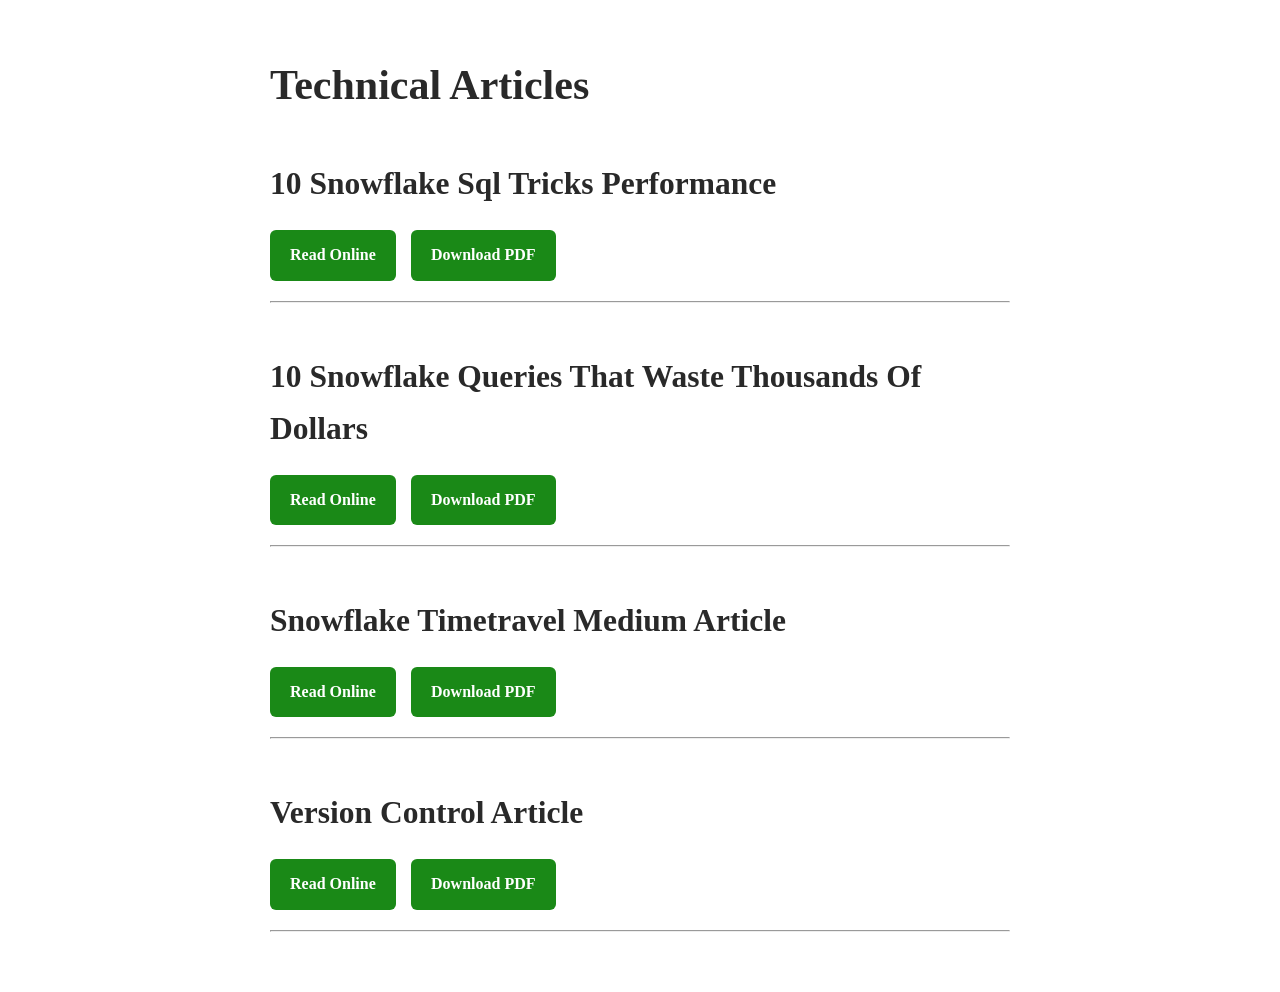
<file: docs/index.html>
<!DOCTYPE html>
<html>
<head>
<title>Technical Articles</title>
<link rel="stylesheet" href="assets/medium.css">
</head>
<body>

<main>
<h1>Technical Articles</h1>

    <article>
      <h2>10 Snowflake Sql Tricks Performance</h2>

      <div class="button-container">
          <a class="btn" href="articles/10_Snowflake_SQL_Tricks_Performance.html">
            Read Online
          </a>
        
          <a class="btn" href="../pdfs/10_Snowflake_SQL_Tricks_Performance.pdf">
            Download PDF
          </a>
      </div>

      <hr>
    </article>
    
    <article>
      <h2>10 Snowflake Queries That Waste Thousands Of Dollars</h2>

      <div class="button-container">
          <a class="btn" href="articles/10_snowflake_queries_that_waste_thousands_of_dollars.html">
            Read Online
          </a>
        
          <a class="btn" href="../pdfs/10_snowflake_queries_that_waste_thousands_of_dollars.pdf">
            Download PDF
          </a>
      </div>

      <hr>
    </article>
    
    <article>
      <h2>Snowflake Timetravel Medium Article</h2>

      <div class="button-container">
          <a class="btn" href="articles/snowflake_timetravel_medium_article.html">
            Read Online
          </a>
        
          <a class="btn" href="../pdfs/snowflake_timetravel_medium_article.pdf">
            Download PDF
          </a>
      </div>

      <hr>
    </article>
    
    <article>
      <h2>Version Control Article</h2>

      <div class="button-container">
          <a class="btn" href="articles/version_control_article.html">
            Read Online
          </a>
        
          <a class="btn" href="../pdfs/version_control_article.pdf">
            Download PDF
          </a>
      </div>

      <hr>
    </article>
    
</main>
</body>
</html>
</file>
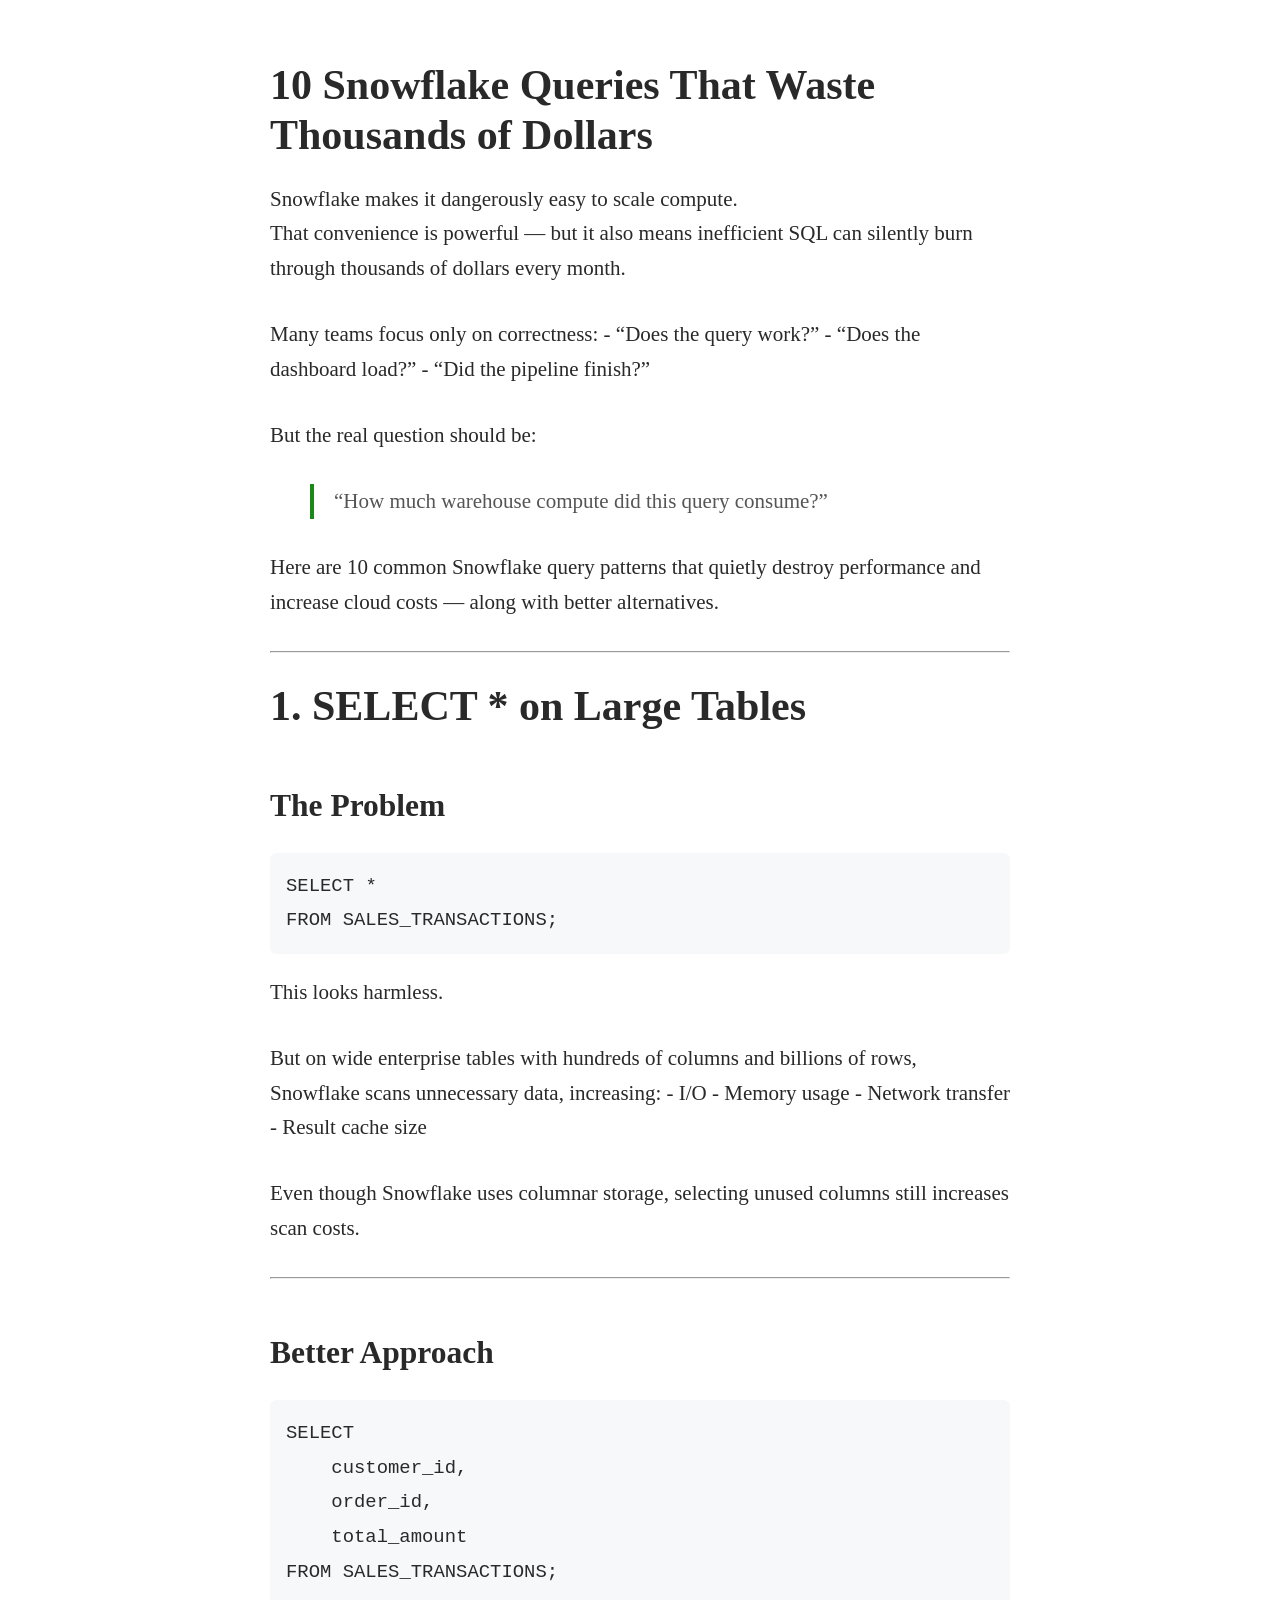
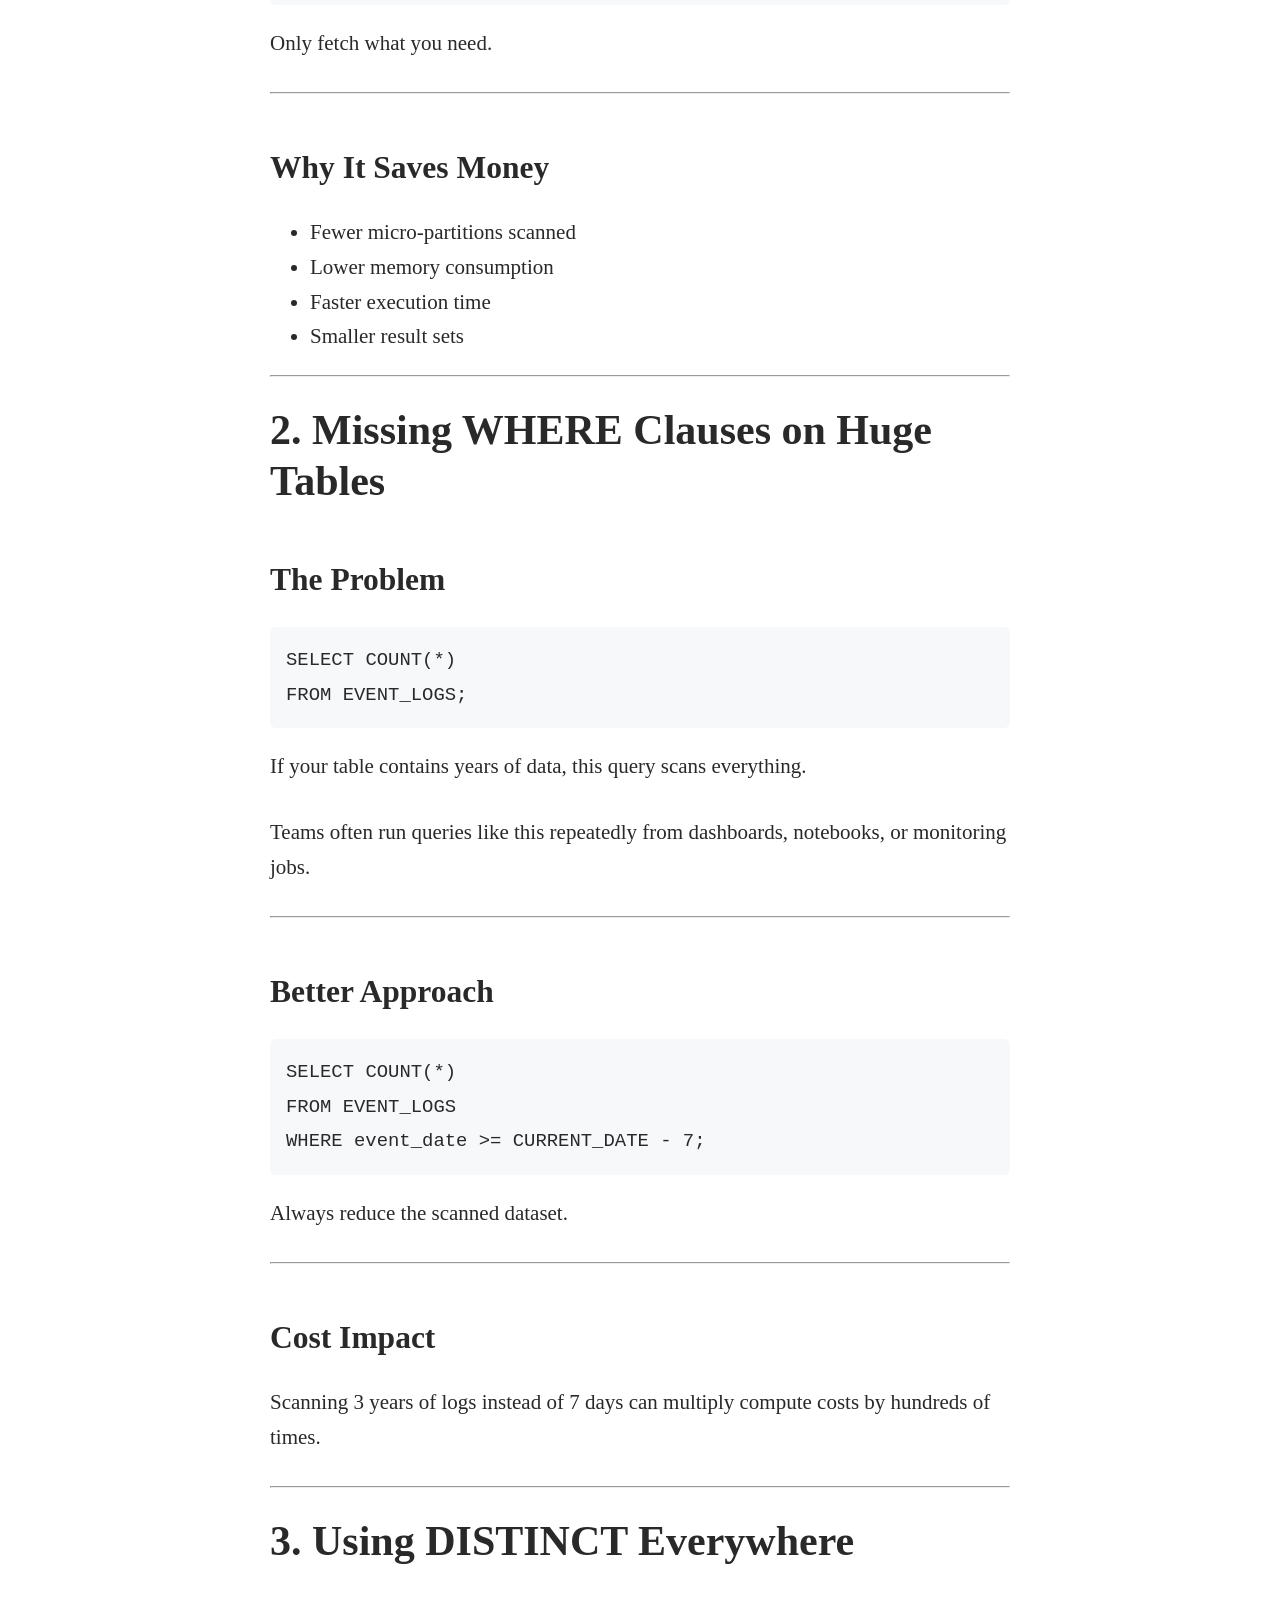
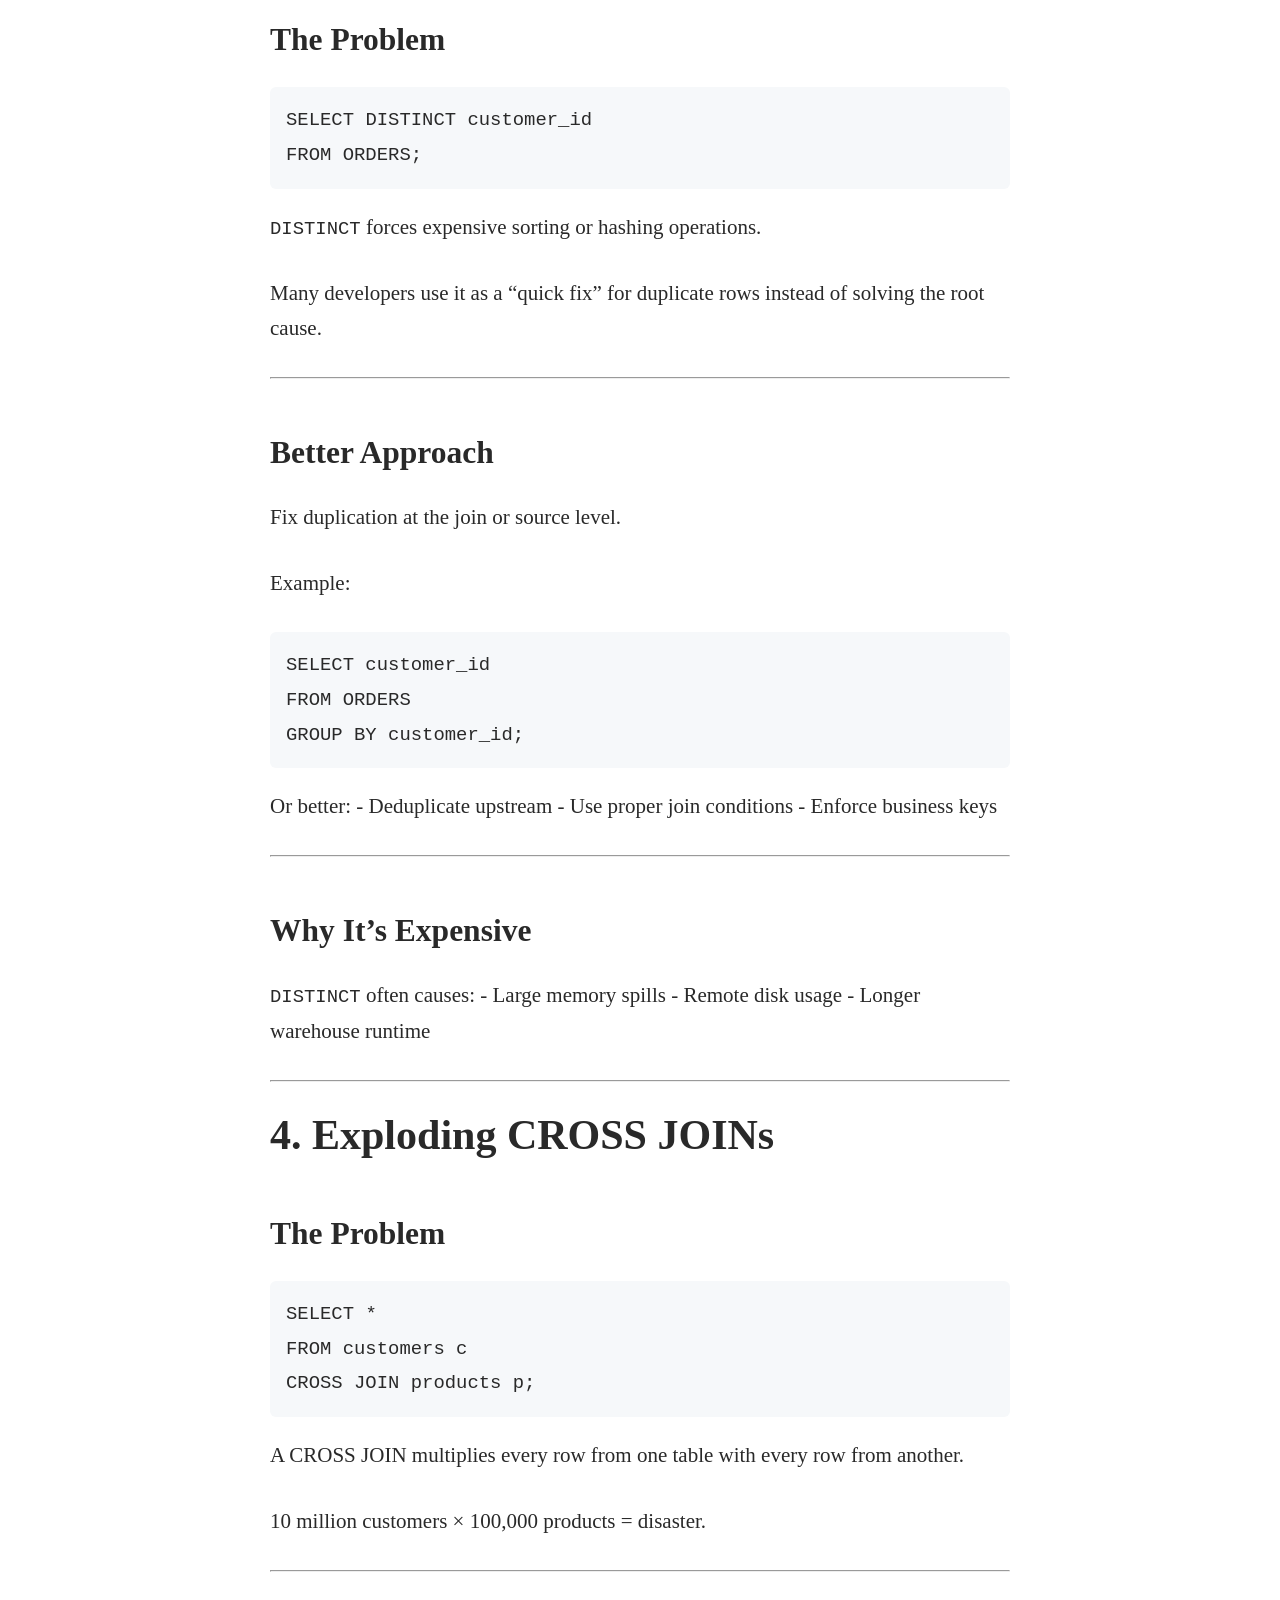
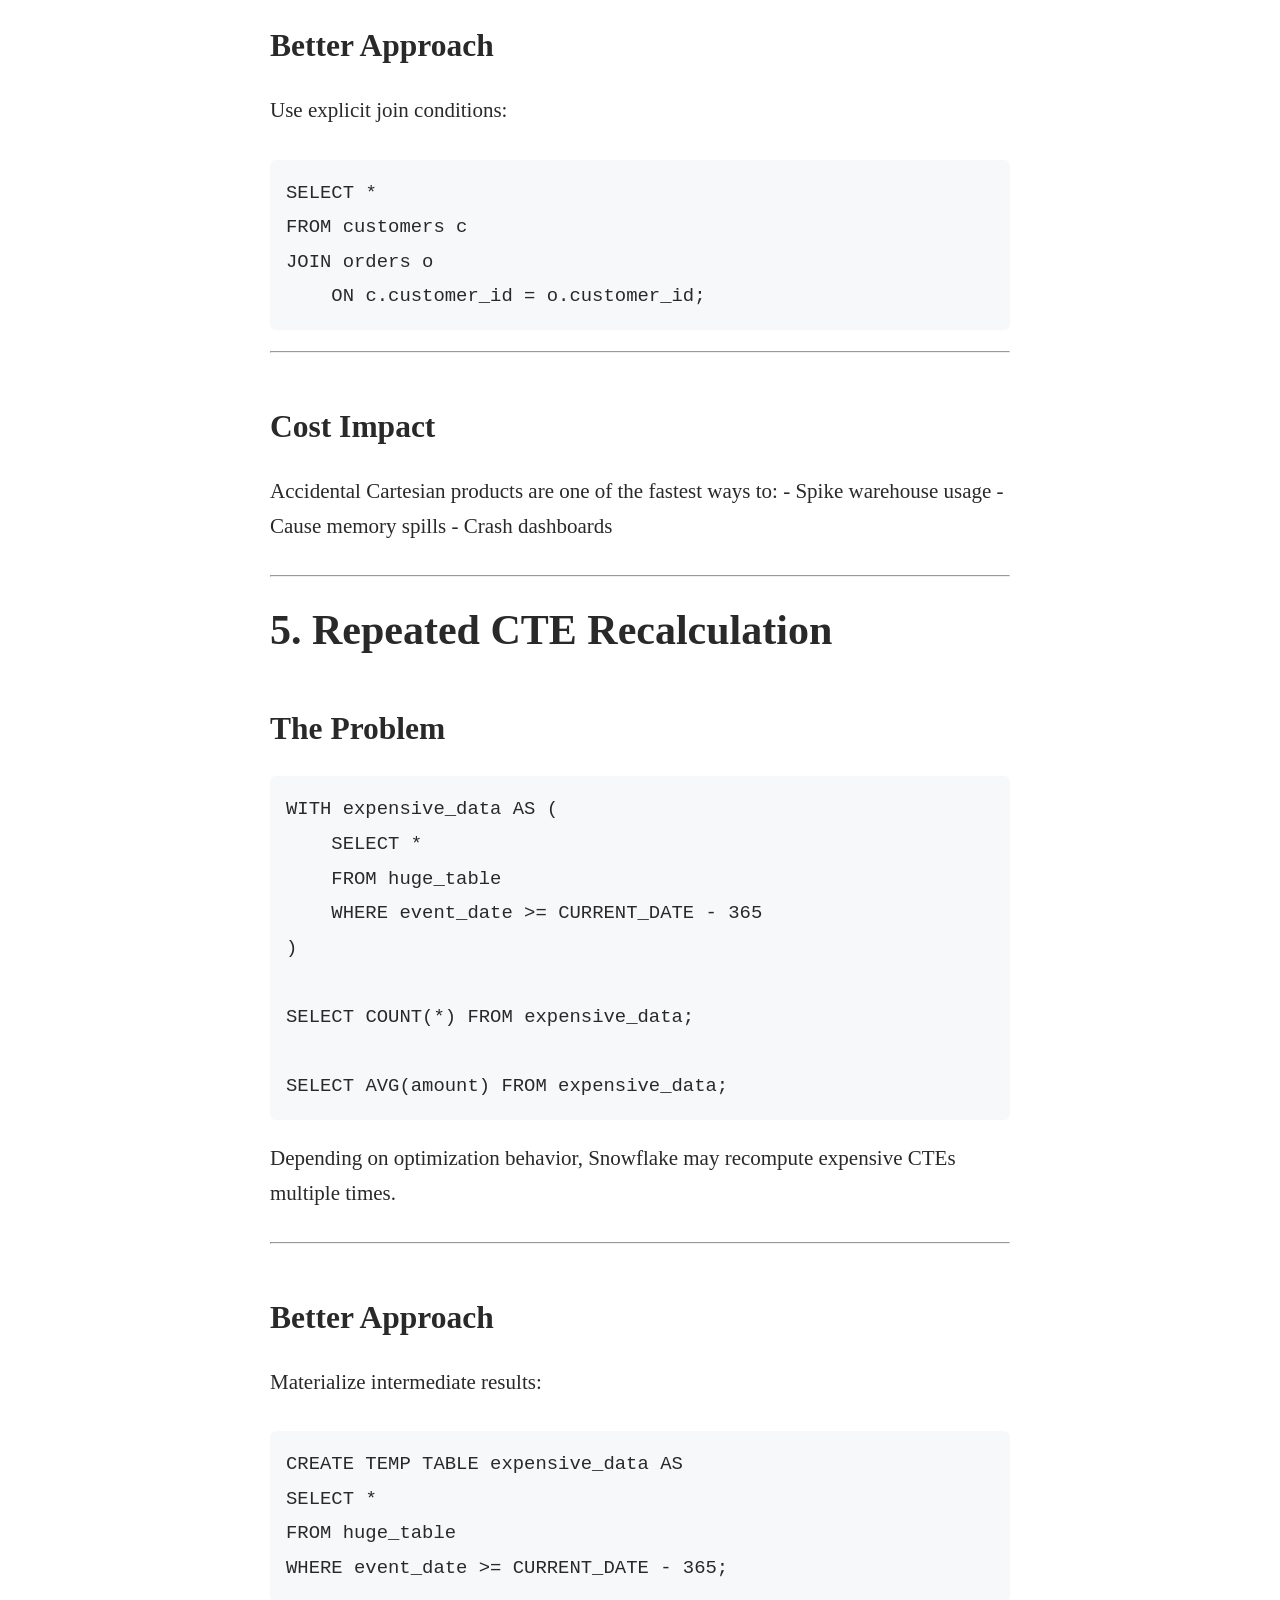
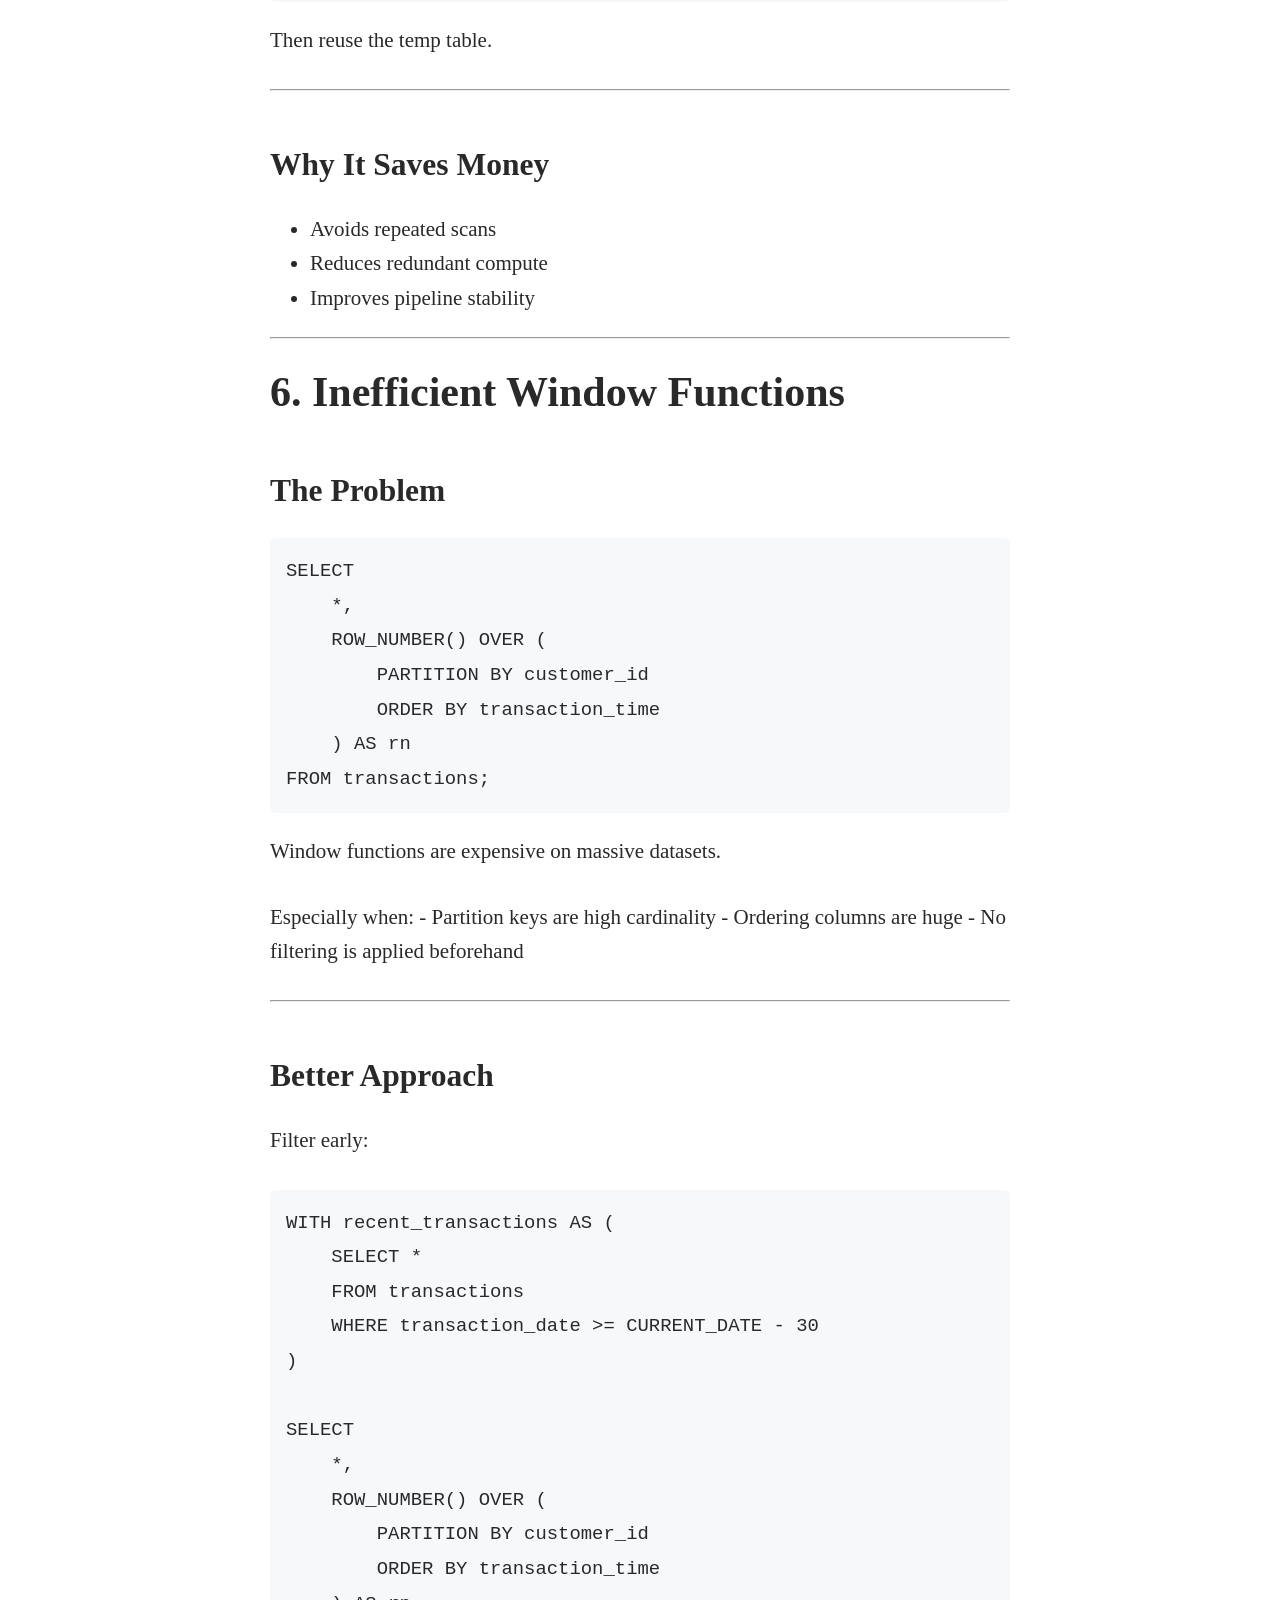
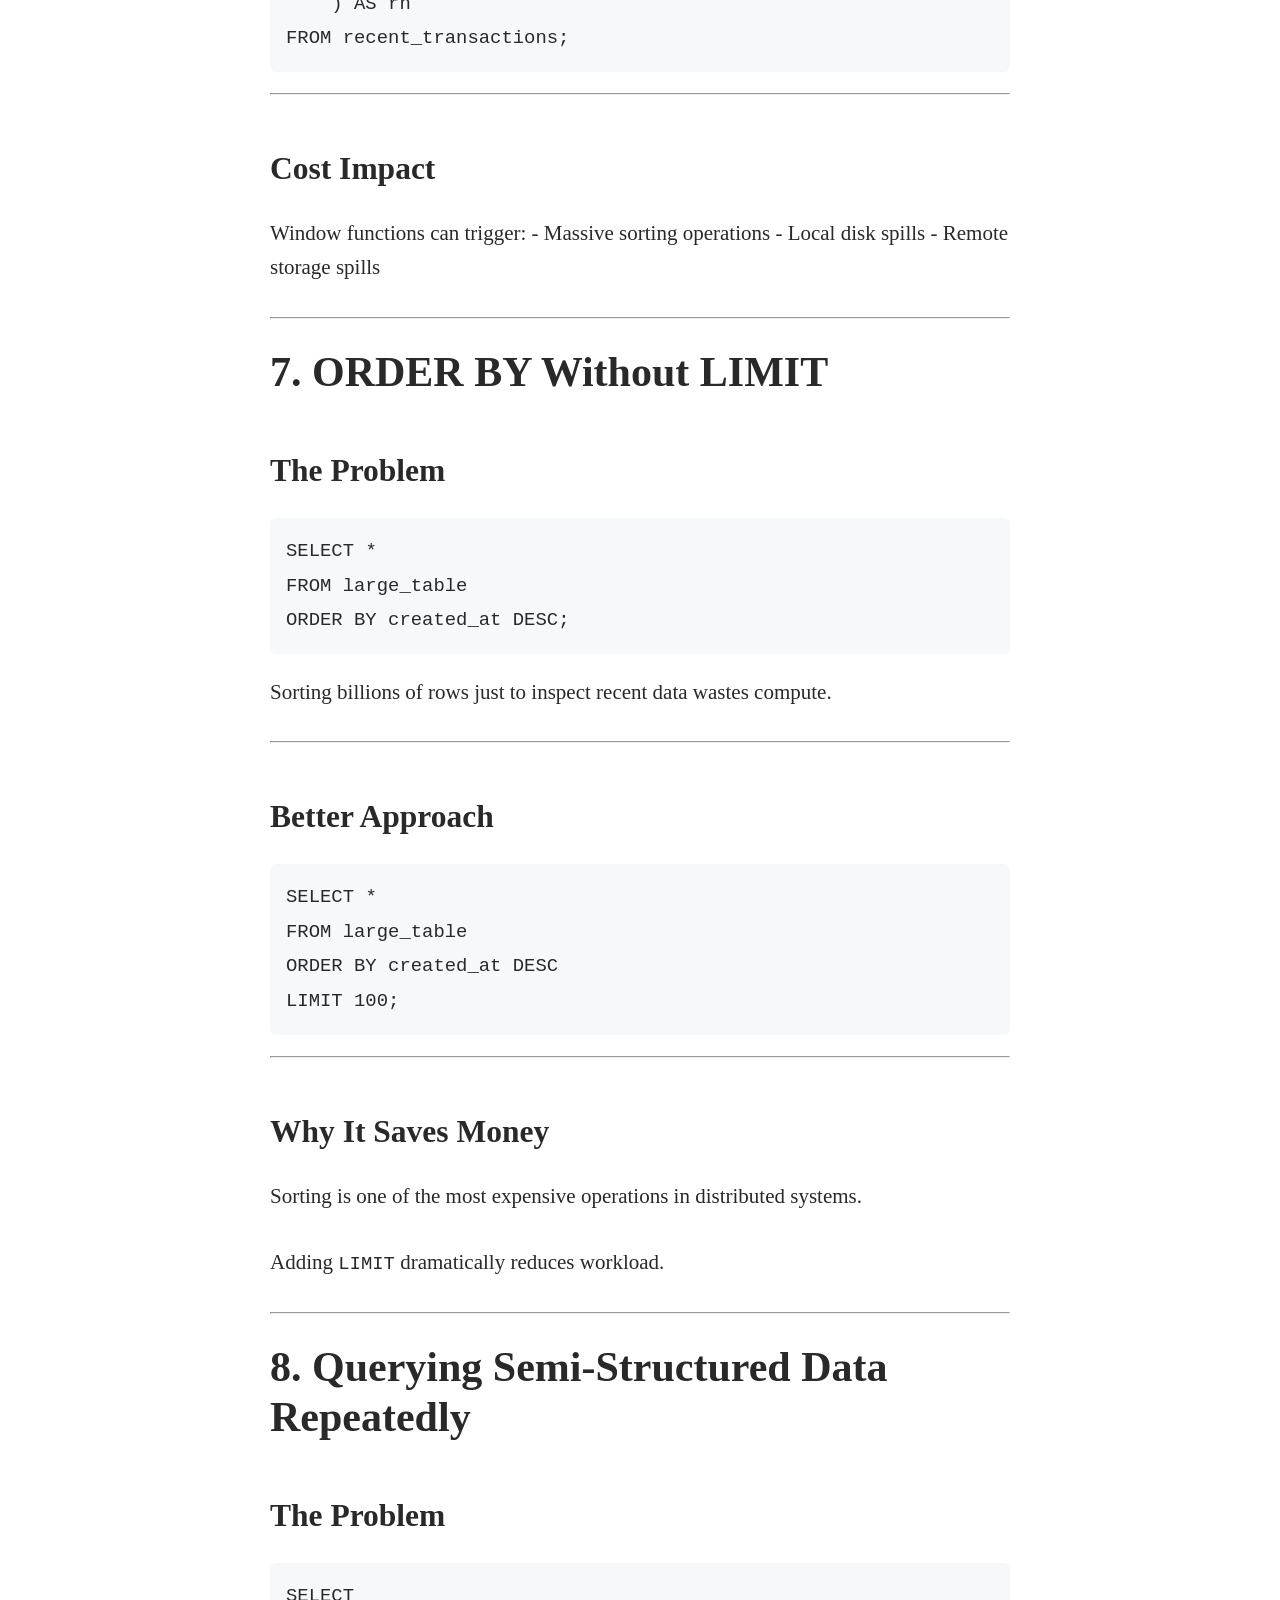
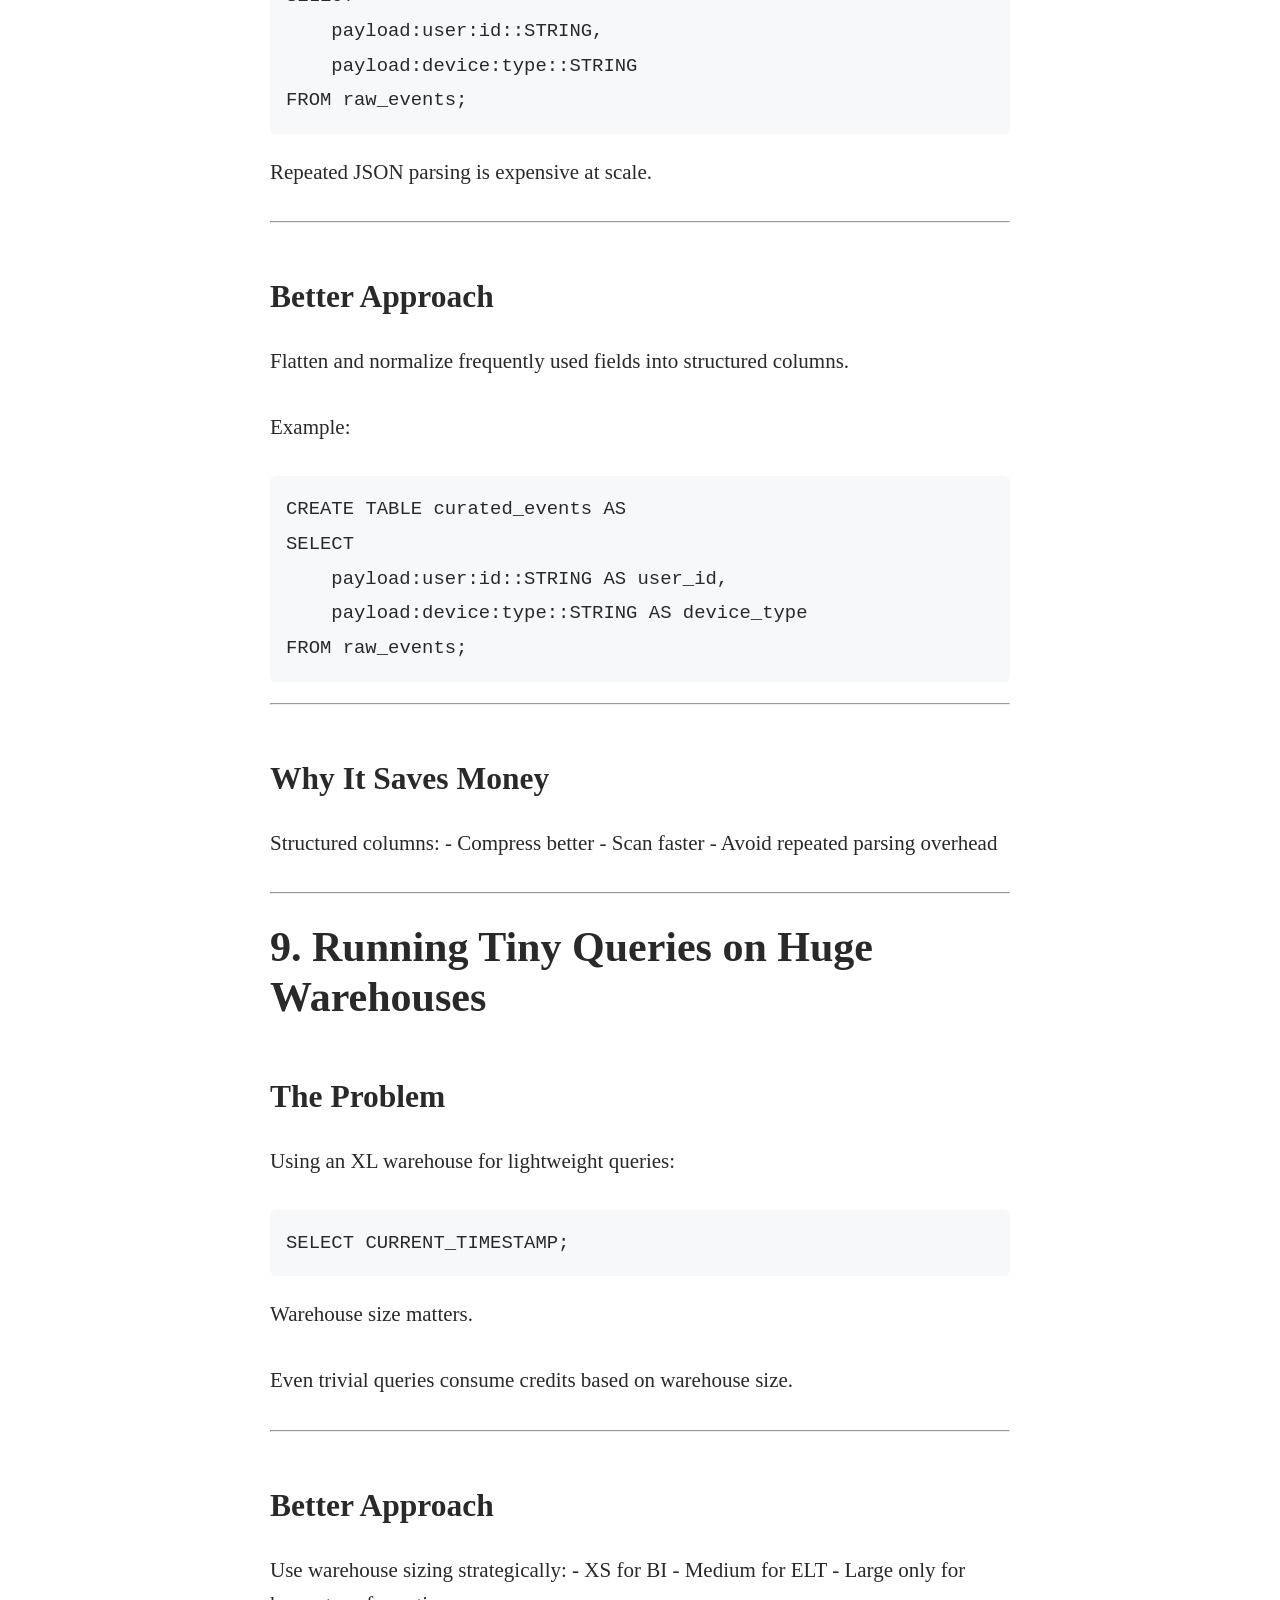
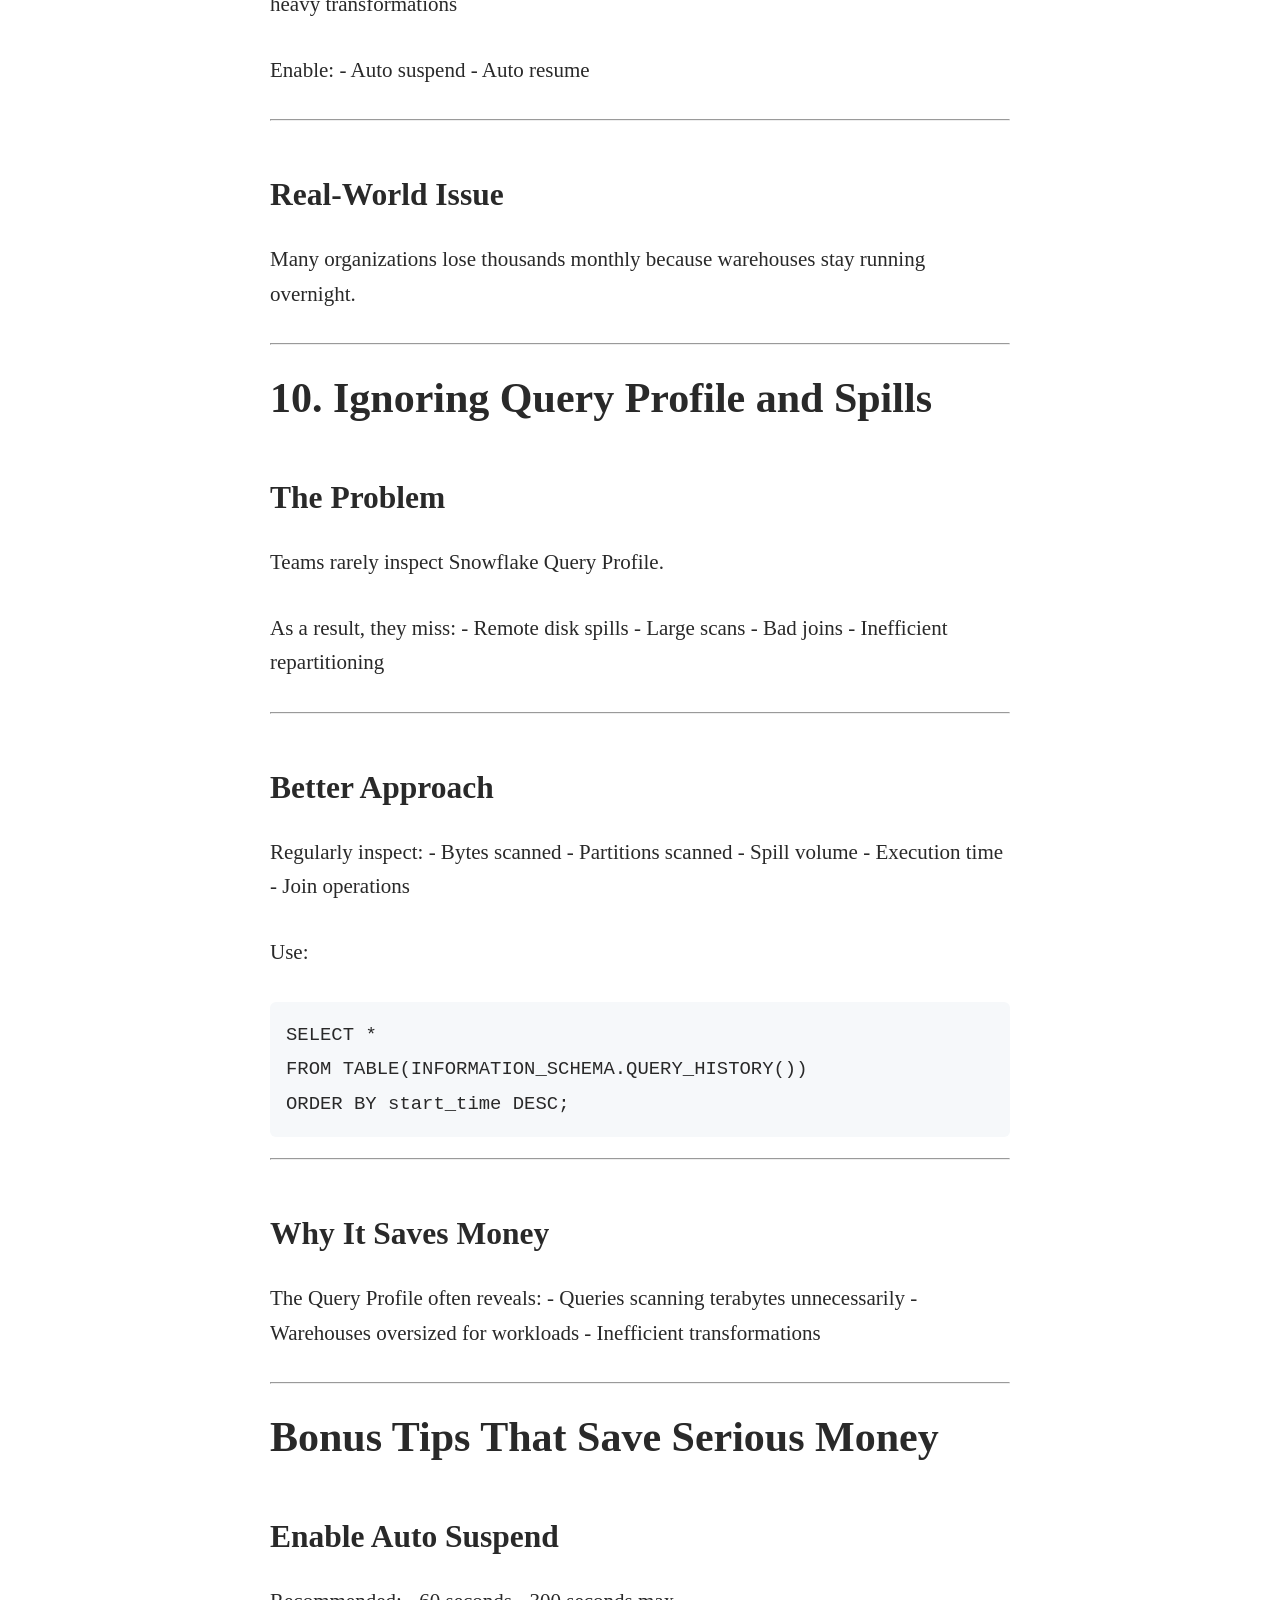
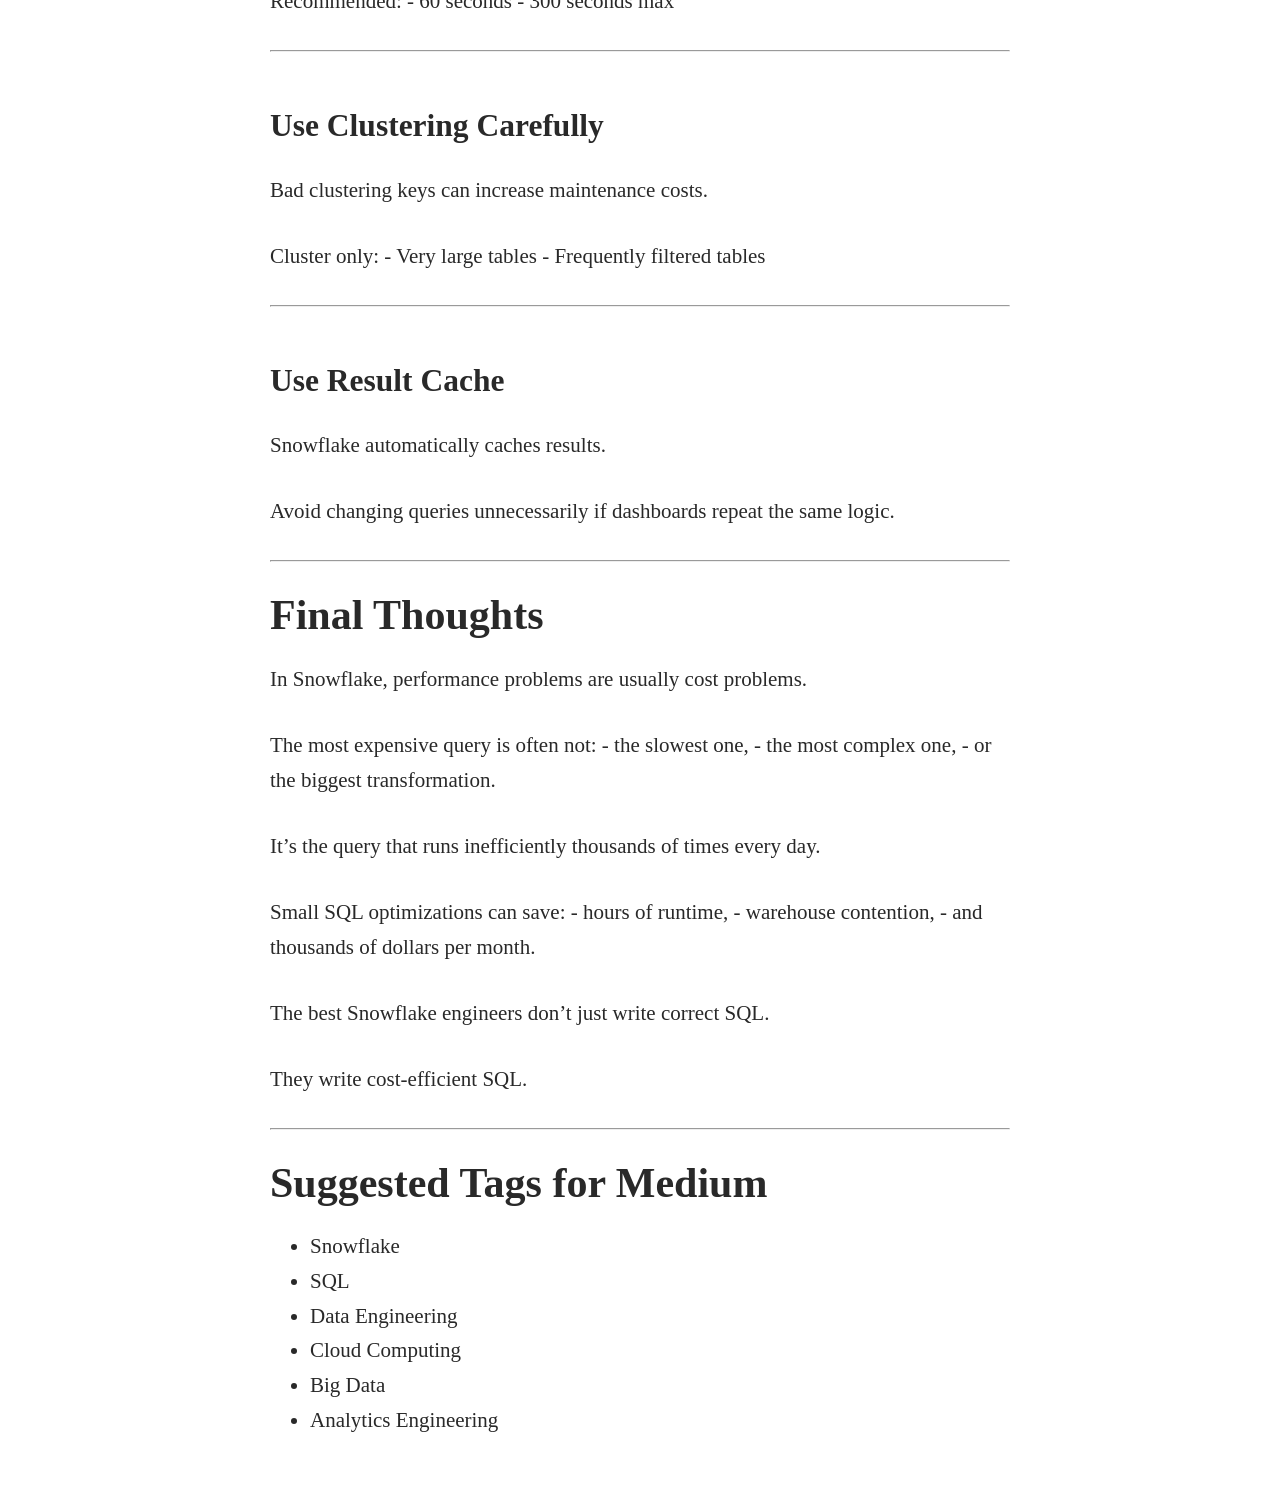
<file: docs/articles/10_snowflake_queries_that_waste_thousands_of_dollars.html>
<!DOCTYPE html>
<html>
<head>
    <meta charset="utf-8">
    <title></title>
    <link rel="stylesheet" href="../assets/medium.css">
</head>
<body>

<main>
<h1 id="snowflake-queries-that-waste-thousands-of-dollars">10 Snowflake
Queries That Waste Thousands of Dollars</h1>
<p>Snowflake makes it dangerously easy to scale compute.<br />
That convenience is powerful — but it also means inefficient SQL can
silently burn through thousands of dollars every month.</p>
<p>Many teams focus only on correctness: - “Does the query work?” -
“Does the dashboard load?” - “Did the pipeline finish?”</p>
<p>But the real question should be:</p>
<blockquote>
<p>“How much warehouse compute did this query consume?”</p>
</blockquote>
<p>Here are 10 common Snowflake query patterns that quietly destroy
performance and increase cloud costs — along with better
alternatives.</p>
<hr />
<h1 id="select-on-large-tables">1. SELECT * on Large Tables</h1>
<h2 id="the-problem">The Problem</h2>
<div class="sourceCode" id="cb1"><pre
class="sourceCode sql"><code class="sourceCode sql"><span id="cb1-1"><a href="#cb1-1" aria-hidden="true" tabindex="-1"></a><span class="kw">SELECT</span> <span class="op">*</span></span>
<span id="cb1-2"><a href="#cb1-2" aria-hidden="true" tabindex="-1"></a><span class="kw">FROM</span> SALES_TRANSACTIONS;</span></code></pre></div>
<p>This looks harmless.</p>
<p>But on wide enterprise tables with hundreds of columns and billions
of rows, Snowflake scans unnecessary data, increasing: - I/O - Memory
usage - Network transfer - Result cache size</p>
<p>Even though Snowflake uses columnar storage, selecting unused columns
still increases scan costs.</p>
<hr />
<h2 id="better-approach">Better Approach</h2>
<div class="sourceCode" id="cb2"><pre
class="sourceCode sql"><code class="sourceCode sql"><span id="cb2-1"><a href="#cb2-1" aria-hidden="true" tabindex="-1"></a><span class="kw">SELECT</span></span>
<span id="cb2-2"><a href="#cb2-2" aria-hidden="true" tabindex="-1"></a>    customer_id,</span>
<span id="cb2-3"><a href="#cb2-3" aria-hidden="true" tabindex="-1"></a>    order_id,</span>
<span id="cb2-4"><a href="#cb2-4" aria-hidden="true" tabindex="-1"></a>    total_amount</span>
<span id="cb2-5"><a href="#cb2-5" aria-hidden="true" tabindex="-1"></a><span class="kw">FROM</span> SALES_TRANSACTIONS;</span></code></pre></div>
<p>Only fetch what you need.</p>
<hr />
<h2 id="why-it-saves-money">Why It Saves Money</h2>
<ul>
<li>Fewer micro-partitions scanned</li>
<li>Lower memory consumption</li>
<li>Faster execution time</li>
<li>Smaller result sets</li>
</ul>
<hr />
<h1 id="missing-where-clauses-on-huge-tables">2. Missing WHERE Clauses
on Huge Tables</h1>
<h2 id="the-problem-1">The Problem</h2>
<div class="sourceCode" id="cb3"><pre
class="sourceCode sql"><code class="sourceCode sql"><span id="cb3-1"><a href="#cb3-1" aria-hidden="true" tabindex="-1"></a><span class="kw">SELECT</span> <span class="fu">COUNT</span>(<span class="op">*</span>)</span>
<span id="cb3-2"><a href="#cb3-2" aria-hidden="true" tabindex="-1"></a><span class="kw">FROM</span> EVENT_LOGS;</span></code></pre></div>
<p>If your table contains years of data, this query scans
everything.</p>
<p>Teams often run queries like this repeatedly from dashboards,
notebooks, or monitoring jobs.</p>
<hr />
<h2 id="better-approach-1">Better Approach</h2>
<div class="sourceCode" id="cb4"><pre
class="sourceCode sql"><code class="sourceCode sql"><span id="cb4-1"><a href="#cb4-1" aria-hidden="true" tabindex="-1"></a><span class="kw">SELECT</span> <span class="fu">COUNT</span>(<span class="op">*</span>)</span>
<span id="cb4-2"><a href="#cb4-2" aria-hidden="true" tabindex="-1"></a><span class="kw">FROM</span> EVENT_LOGS</span>
<span id="cb4-3"><a href="#cb4-3" aria-hidden="true" tabindex="-1"></a><span class="kw">WHERE</span> event_date <span class="op">&gt;=</span> <span class="fu">CURRENT_DATE</span> <span class="op">-</span> <span class="dv">7</span>;</span></code></pre></div>
<p>Always reduce the scanned dataset.</p>
<hr />
<h2 id="cost-impact">Cost Impact</h2>
<p>Scanning 3 years of logs instead of 7 days can multiply compute costs
by hundreds of times.</p>
<hr />
<h1 id="using-distinct-everywhere">3. Using DISTINCT Everywhere</h1>
<h2 id="the-problem-2">The Problem</h2>
<div class="sourceCode" id="cb5"><pre
class="sourceCode sql"><code class="sourceCode sql"><span id="cb5-1"><a href="#cb5-1" aria-hidden="true" tabindex="-1"></a><span class="kw">SELECT</span> <span class="kw">DISTINCT</span> customer_id</span>
<span id="cb5-2"><a href="#cb5-2" aria-hidden="true" tabindex="-1"></a><span class="kw">FROM</span> ORDERS;</span></code></pre></div>
<p><code>DISTINCT</code> forces expensive sorting or hashing
operations.</p>
<p>Many developers use it as a “quick fix” for duplicate rows instead of
solving the root cause.</p>
<hr />
<h2 id="better-approach-2">Better Approach</h2>
<p>Fix duplication at the join or source level.</p>
<p>Example:</p>
<div class="sourceCode" id="cb6"><pre
class="sourceCode sql"><code class="sourceCode sql"><span id="cb6-1"><a href="#cb6-1" aria-hidden="true" tabindex="-1"></a><span class="kw">SELECT</span> customer_id</span>
<span id="cb6-2"><a href="#cb6-2" aria-hidden="true" tabindex="-1"></a><span class="kw">FROM</span> ORDERS</span>
<span id="cb6-3"><a href="#cb6-3" aria-hidden="true" tabindex="-1"></a><span class="kw">GROUP</span> <span class="kw">BY</span> customer_id;</span></code></pre></div>
<p>Or better: - Deduplicate upstream - Use proper join conditions -
Enforce business keys</p>
<hr />
<h2 id="why-its-expensive">Why It’s Expensive</h2>
<p><code>DISTINCT</code> often causes: - Large memory spills - Remote
disk usage - Longer warehouse runtime</p>
<hr />
<h1 id="exploding-cross-joins">4. Exploding CROSS JOINs</h1>
<h2 id="the-problem-3">The Problem</h2>
<div class="sourceCode" id="cb7"><pre
class="sourceCode sql"><code class="sourceCode sql"><span id="cb7-1"><a href="#cb7-1" aria-hidden="true" tabindex="-1"></a><span class="kw">SELECT</span> <span class="op">*</span></span>
<span id="cb7-2"><a href="#cb7-2" aria-hidden="true" tabindex="-1"></a><span class="kw">FROM</span> customers c</span>
<span id="cb7-3"><a href="#cb7-3" aria-hidden="true" tabindex="-1"></a><span class="kw">CROSS</span> <span class="kw">JOIN</span> products p;</span></code></pre></div>
<p>A CROSS JOIN multiplies every row from one table with every row from
another.</p>
<p>10 million customers × 100,000 products = disaster.</p>
<hr />
<h2 id="better-approach-3">Better Approach</h2>
<p>Use explicit join conditions:</p>
<div class="sourceCode" id="cb8"><pre
class="sourceCode sql"><code class="sourceCode sql"><span id="cb8-1"><a href="#cb8-1" aria-hidden="true" tabindex="-1"></a><span class="kw">SELECT</span> <span class="op">*</span></span>
<span id="cb8-2"><a href="#cb8-2" aria-hidden="true" tabindex="-1"></a><span class="kw">FROM</span> customers c</span>
<span id="cb8-3"><a href="#cb8-3" aria-hidden="true" tabindex="-1"></a><span class="kw">JOIN</span> orders o</span>
<span id="cb8-4"><a href="#cb8-4" aria-hidden="true" tabindex="-1"></a>    <span class="kw">ON</span> c.customer_id <span class="op">=</span> o.customer_id;</span></code></pre></div>
<hr />
<h2 id="cost-impact-1">Cost Impact</h2>
<p>Accidental Cartesian products are one of the fastest ways to: - Spike
warehouse usage - Cause memory spills - Crash dashboards</p>
<hr />
<h1 id="repeated-cte-recalculation">5. Repeated CTE Recalculation</h1>
<h2 id="the-problem-4">The Problem</h2>
<div class="sourceCode" id="cb9"><pre
class="sourceCode sql"><code class="sourceCode sql"><span id="cb9-1"><a href="#cb9-1" aria-hidden="true" tabindex="-1"></a><span class="kw">WITH</span> expensive_data <span class="kw">AS</span> (</span>
<span id="cb9-2"><a href="#cb9-2" aria-hidden="true" tabindex="-1"></a>    <span class="kw">SELECT</span> <span class="op">*</span></span>
<span id="cb9-3"><a href="#cb9-3" aria-hidden="true" tabindex="-1"></a>    <span class="kw">FROM</span> huge_table</span>
<span id="cb9-4"><a href="#cb9-4" aria-hidden="true" tabindex="-1"></a>    <span class="kw">WHERE</span> event_date <span class="op">&gt;=</span> <span class="fu">CURRENT_DATE</span> <span class="op">-</span> <span class="dv">365</span></span>
<span id="cb9-5"><a href="#cb9-5" aria-hidden="true" tabindex="-1"></a>)</span>
<span id="cb9-6"><a href="#cb9-6" aria-hidden="true" tabindex="-1"></a></span>
<span id="cb9-7"><a href="#cb9-7" aria-hidden="true" tabindex="-1"></a><span class="kw">SELECT</span> <span class="fu">COUNT</span>(<span class="op">*</span>) <span class="kw">FROM</span> expensive_data;</span>
<span id="cb9-8"><a href="#cb9-8" aria-hidden="true" tabindex="-1"></a></span>
<span id="cb9-9"><a href="#cb9-9" aria-hidden="true" tabindex="-1"></a><span class="kw">SELECT</span> <span class="fu">AVG</span>(amount) <span class="kw">FROM</span> expensive_data;</span></code></pre></div>
<p>Depending on optimization behavior, Snowflake may recompute expensive
CTEs multiple times.</p>
<hr />
<h2 id="better-approach-4">Better Approach</h2>
<p>Materialize intermediate results:</p>
<div class="sourceCode" id="cb10"><pre
class="sourceCode sql"><code class="sourceCode sql"><span id="cb10-1"><a href="#cb10-1" aria-hidden="true" tabindex="-1"></a><span class="kw">CREATE</span> TEMP <span class="kw">TABLE</span> expensive_data <span class="kw">AS</span></span>
<span id="cb10-2"><a href="#cb10-2" aria-hidden="true" tabindex="-1"></a><span class="kw">SELECT</span> <span class="op">*</span></span>
<span id="cb10-3"><a href="#cb10-3" aria-hidden="true" tabindex="-1"></a><span class="kw">FROM</span> huge_table</span>
<span id="cb10-4"><a href="#cb10-4" aria-hidden="true" tabindex="-1"></a><span class="kw">WHERE</span> event_date <span class="op">&gt;=</span> <span class="fu">CURRENT_DATE</span> <span class="op">-</span> <span class="dv">365</span>;</span></code></pre></div>
<p>Then reuse the temp table.</p>
<hr />
<h2 id="why-it-saves-money-1">Why It Saves Money</h2>
<ul>
<li>Avoids repeated scans</li>
<li>Reduces redundant compute</li>
<li>Improves pipeline stability</li>
</ul>
<hr />
<h1 id="inefficient-window-functions">6. Inefficient Window
Functions</h1>
<h2 id="the-problem-5">The Problem</h2>
<div class="sourceCode" id="cb11"><pre
class="sourceCode sql"><code class="sourceCode sql"><span id="cb11-1"><a href="#cb11-1" aria-hidden="true" tabindex="-1"></a><span class="kw">SELECT</span></span>
<span id="cb11-2"><a href="#cb11-2" aria-hidden="true" tabindex="-1"></a>    <span class="op">*</span>,</span>
<span id="cb11-3"><a href="#cb11-3" aria-hidden="true" tabindex="-1"></a>    <span class="fu">ROW_NUMBER</span>() <span class="kw">OVER</span> (</span>
<span id="cb11-4"><a href="#cb11-4" aria-hidden="true" tabindex="-1"></a>        <span class="kw">PARTITION</span> <span class="kw">BY</span> customer_id</span>
<span id="cb11-5"><a href="#cb11-5" aria-hidden="true" tabindex="-1"></a>        <span class="kw">ORDER</span> <span class="kw">BY</span> transaction_time</span>
<span id="cb11-6"><a href="#cb11-6" aria-hidden="true" tabindex="-1"></a>    ) <span class="kw">AS</span> rn</span>
<span id="cb11-7"><a href="#cb11-7" aria-hidden="true" tabindex="-1"></a><span class="kw">FROM</span> transactions;</span></code></pre></div>
<p>Window functions are expensive on massive datasets.</p>
<p>Especially when: - Partition keys are high cardinality - Ordering
columns are huge - No filtering is applied beforehand</p>
<hr />
<h2 id="better-approach-5">Better Approach</h2>
<p>Filter early:</p>
<div class="sourceCode" id="cb12"><pre
class="sourceCode sql"><code class="sourceCode sql"><span id="cb12-1"><a href="#cb12-1" aria-hidden="true" tabindex="-1"></a><span class="kw">WITH</span> recent_transactions <span class="kw">AS</span> (</span>
<span id="cb12-2"><a href="#cb12-2" aria-hidden="true" tabindex="-1"></a>    <span class="kw">SELECT</span> <span class="op">*</span></span>
<span id="cb12-3"><a href="#cb12-3" aria-hidden="true" tabindex="-1"></a>    <span class="kw">FROM</span> transactions</span>
<span id="cb12-4"><a href="#cb12-4" aria-hidden="true" tabindex="-1"></a>    <span class="kw">WHERE</span> transaction_date <span class="op">&gt;=</span> <span class="fu">CURRENT_DATE</span> <span class="op">-</span> <span class="dv">30</span></span>
<span id="cb12-5"><a href="#cb12-5" aria-hidden="true" tabindex="-1"></a>)</span>
<span id="cb12-6"><a href="#cb12-6" aria-hidden="true" tabindex="-1"></a></span>
<span id="cb12-7"><a href="#cb12-7" aria-hidden="true" tabindex="-1"></a><span class="kw">SELECT</span></span>
<span id="cb12-8"><a href="#cb12-8" aria-hidden="true" tabindex="-1"></a>    <span class="op">*</span>,</span>
<span id="cb12-9"><a href="#cb12-9" aria-hidden="true" tabindex="-1"></a>    <span class="fu">ROW_NUMBER</span>() <span class="kw">OVER</span> (</span>
<span id="cb12-10"><a href="#cb12-10" aria-hidden="true" tabindex="-1"></a>        <span class="kw">PARTITION</span> <span class="kw">BY</span> customer_id</span>
<span id="cb12-11"><a href="#cb12-11" aria-hidden="true" tabindex="-1"></a>        <span class="kw">ORDER</span> <span class="kw">BY</span> transaction_time</span>
<span id="cb12-12"><a href="#cb12-12" aria-hidden="true" tabindex="-1"></a>    ) <span class="kw">AS</span> rn</span>
<span id="cb12-13"><a href="#cb12-13" aria-hidden="true" tabindex="-1"></a><span class="kw">FROM</span> recent_transactions;</span></code></pre></div>
<hr />
<h2 id="cost-impact-2">Cost Impact</h2>
<p>Window functions can trigger: - Massive sorting operations - Local
disk spills - Remote storage spills</p>
<hr />
<h1 id="order-by-without-limit">7. ORDER BY Without LIMIT</h1>
<h2 id="the-problem-6">The Problem</h2>
<div class="sourceCode" id="cb13"><pre
class="sourceCode sql"><code class="sourceCode sql"><span id="cb13-1"><a href="#cb13-1" aria-hidden="true" tabindex="-1"></a><span class="kw">SELECT</span> <span class="op">*</span></span>
<span id="cb13-2"><a href="#cb13-2" aria-hidden="true" tabindex="-1"></a><span class="kw">FROM</span> large_table</span>
<span id="cb13-3"><a href="#cb13-3" aria-hidden="true" tabindex="-1"></a><span class="kw">ORDER</span> <span class="kw">BY</span> created_at <span class="kw">DESC</span>;</span></code></pre></div>
<p>Sorting billions of rows just to inspect recent data wastes
compute.</p>
<hr />
<h2 id="better-approach-6">Better Approach</h2>
<div class="sourceCode" id="cb14"><pre
class="sourceCode sql"><code class="sourceCode sql"><span id="cb14-1"><a href="#cb14-1" aria-hidden="true" tabindex="-1"></a><span class="kw">SELECT</span> <span class="op">*</span></span>
<span id="cb14-2"><a href="#cb14-2" aria-hidden="true" tabindex="-1"></a><span class="kw">FROM</span> large_table</span>
<span id="cb14-3"><a href="#cb14-3" aria-hidden="true" tabindex="-1"></a><span class="kw">ORDER</span> <span class="kw">BY</span> created_at <span class="kw">DESC</span></span>
<span id="cb14-4"><a href="#cb14-4" aria-hidden="true" tabindex="-1"></a><span class="kw">LIMIT</span> <span class="dv">100</span>;</span></code></pre></div>
<hr />
<h2 id="why-it-saves-money-2">Why It Saves Money</h2>
<p>Sorting is one of the most expensive operations in distributed
systems.</p>
<p>Adding <code>LIMIT</code> dramatically reduces workload.</p>
<hr />
<h1 id="querying-semi-structured-data-repeatedly">8. Querying
Semi-Structured Data Repeatedly</h1>
<h2 id="the-problem-7">The Problem</h2>
<div class="sourceCode" id="cb15"><pre
class="sourceCode sql"><code class="sourceCode sql"><span id="cb15-1"><a href="#cb15-1" aria-hidden="true" tabindex="-1"></a><span class="kw">SELECT</span></span>
<span id="cb15-2"><a href="#cb15-2" aria-hidden="true" tabindex="-1"></a>    payload<span class="ch">:user:id</span>:<span class="ch">:STRING</span>,</span>
<span id="cb15-3"><a href="#cb15-3" aria-hidden="true" tabindex="-1"></a>    payload<span class="ch">:device:type</span>:<span class="ch">:STRING</span></span>
<span id="cb15-4"><a href="#cb15-4" aria-hidden="true" tabindex="-1"></a><span class="kw">FROM</span> raw_events;</span></code></pre></div>
<p>Repeated JSON parsing is expensive at scale.</p>
<hr />
<h2 id="better-approach-7">Better Approach</h2>
<p>Flatten and normalize frequently used fields into structured
columns.</p>
<p>Example:</p>
<div class="sourceCode" id="cb16"><pre
class="sourceCode sql"><code class="sourceCode sql"><span id="cb16-1"><a href="#cb16-1" aria-hidden="true" tabindex="-1"></a><span class="kw">CREATE</span> <span class="kw">TABLE</span> curated_events <span class="kw">AS</span></span>
<span id="cb16-2"><a href="#cb16-2" aria-hidden="true" tabindex="-1"></a><span class="kw">SELECT</span></span>
<span id="cb16-3"><a href="#cb16-3" aria-hidden="true" tabindex="-1"></a>    payload<span class="ch">:user:id</span>:<span class="ch">:STRING</span> <span class="kw">AS</span> user_id,</span>
<span id="cb16-4"><a href="#cb16-4" aria-hidden="true" tabindex="-1"></a>    payload<span class="ch">:device:type</span>:<span class="ch">:STRING</span> <span class="kw">AS</span> device_type</span>
<span id="cb16-5"><a href="#cb16-5" aria-hidden="true" tabindex="-1"></a><span class="kw">FROM</span> raw_events;</span></code></pre></div>
<hr />
<h2 id="why-it-saves-money-3">Why It Saves Money</h2>
<p>Structured columns: - Compress better - Scan faster - Avoid repeated
parsing overhead</p>
<hr />
<h1 id="running-tiny-queries-on-huge-warehouses">9. Running Tiny Queries
on Huge Warehouses</h1>
<h2 id="the-problem-8">The Problem</h2>
<p>Using an XL warehouse for lightweight queries:</p>
<div class="sourceCode" id="cb17"><pre
class="sourceCode sql"><code class="sourceCode sql"><span id="cb17-1"><a href="#cb17-1" aria-hidden="true" tabindex="-1"></a><span class="kw">SELECT</span> <span class="fu">CURRENT_TIMESTAMP</span>;</span></code></pre></div>
<p>Warehouse size matters.</p>
<p>Even trivial queries consume credits based on warehouse size.</p>
<hr />
<h2 id="better-approach-8">Better Approach</h2>
<p>Use warehouse sizing strategically: - XS for BI - Medium for ELT -
Large only for heavy transformations</p>
<p>Enable: - Auto suspend - Auto resume</p>
<hr />
<h2 id="real-world-issue">Real-World Issue</h2>
<p>Many organizations lose thousands monthly because warehouses stay
running overnight.</p>
<hr />
<h1 id="ignoring-query-profile-and-spills">10. Ignoring Query Profile
and Spills</h1>
<h2 id="the-problem-9">The Problem</h2>
<p>Teams rarely inspect Snowflake Query Profile.</p>
<p>As a result, they miss: - Remote disk spills - Large scans - Bad
joins - Inefficient repartitioning</p>
<hr />
<h2 id="better-approach-9">Better Approach</h2>
<p>Regularly inspect: - Bytes scanned - Partitions scanned - Spill
volume - Execution time - Join operations</p>
<p>Use:</p>
<div class="sourceCode" id="cb18"><pre
class="sourceCode sql"><code class="sourceCode sql"><span id="cb18-1"><a href="#cb18-1" aria-hidden="true" tabindex="-1"></a><span class="kw">SELECT</span> <span class="op">*</span></span>
<span id="cb18-2"><a href="#cb18-2" aria-hidden="true" tabindex="-1"></a><span class="kw">FROM</span> <span class="kw">TABLE</span>(INFORMATION_SCHEMA.QUERY_HISTORY())</span>
<span id="cb18-3"><a href="#cb18-3" aria-hidden="true" tabindex="-1"></a><span class="kw">ORDER</span> <span class="kw">BY</span> start_time <span class="kw">DESC</span>;</span></code></pre></div>
<hr />
<h2 id="why-it-saves-money-4">Why It Saves Money</h2>
<p>The Query Profile often reveals: - Queries scanning terabytes
unnecessarily - Warehouses oversized for workloads - Inefficient
transformations</p>
<hr />
<h1 id="bonus-tips-that-save-serious-money">Bonus Tips That Save Serious
Money</h1>
<h2 id="enable-auto-suspend">Enable Auto Suspend</h2>
<p>Recommended: - 60 seconds - 300 seconds max</p>
<hr />
<h2 id="use-clustering-carefully">Use Clustering Carefully</h2>
<p>Bad clustering keys can increase maintenance costs.</p>
<p>Cluster only: - Very large tables - Frequently filtered tables</p>
<hr />
<h2 id="use-result-cache">Use Result Cache</h2>
<p>Snowflake automatically caches results.</p>
<p>Avoid changing queries unnecessarily if dashboards repeat the same
logic.</p>
<hr />
<h1 id="final-thoughts">Final Thoughts</h1>
<p>In Snowflake, performance problems are usually cost problems.</p>
<p>The most expensive query is often not: - the slowest one, - the most
complex one, - or the biggest transformation.</p>
<p>It’s the query that runs inefficiently thousands of times every
day.</p>
<p>Small SQL optimizations can save: - hours of runtime, - warehouse
contention, - and thousands of dollars per month.</p>
<p>The best Snowflake engineers don’t just write correct SQL.</p>
<p>They write cost-efficient SQL.</p>
<hr />
<h1 id="suggested-tags-for-medium">Suggested Tags for Medium</h1>
<ul>
<li>Snowflake</li>
<li>SQL</li>
<li>Data Engineering</li>
<li>Cloud Computing</li>
<li>Big Data</li>
<li>Analytics Engineering</li>
</ul>
</main>

</body>
</html>
</file>
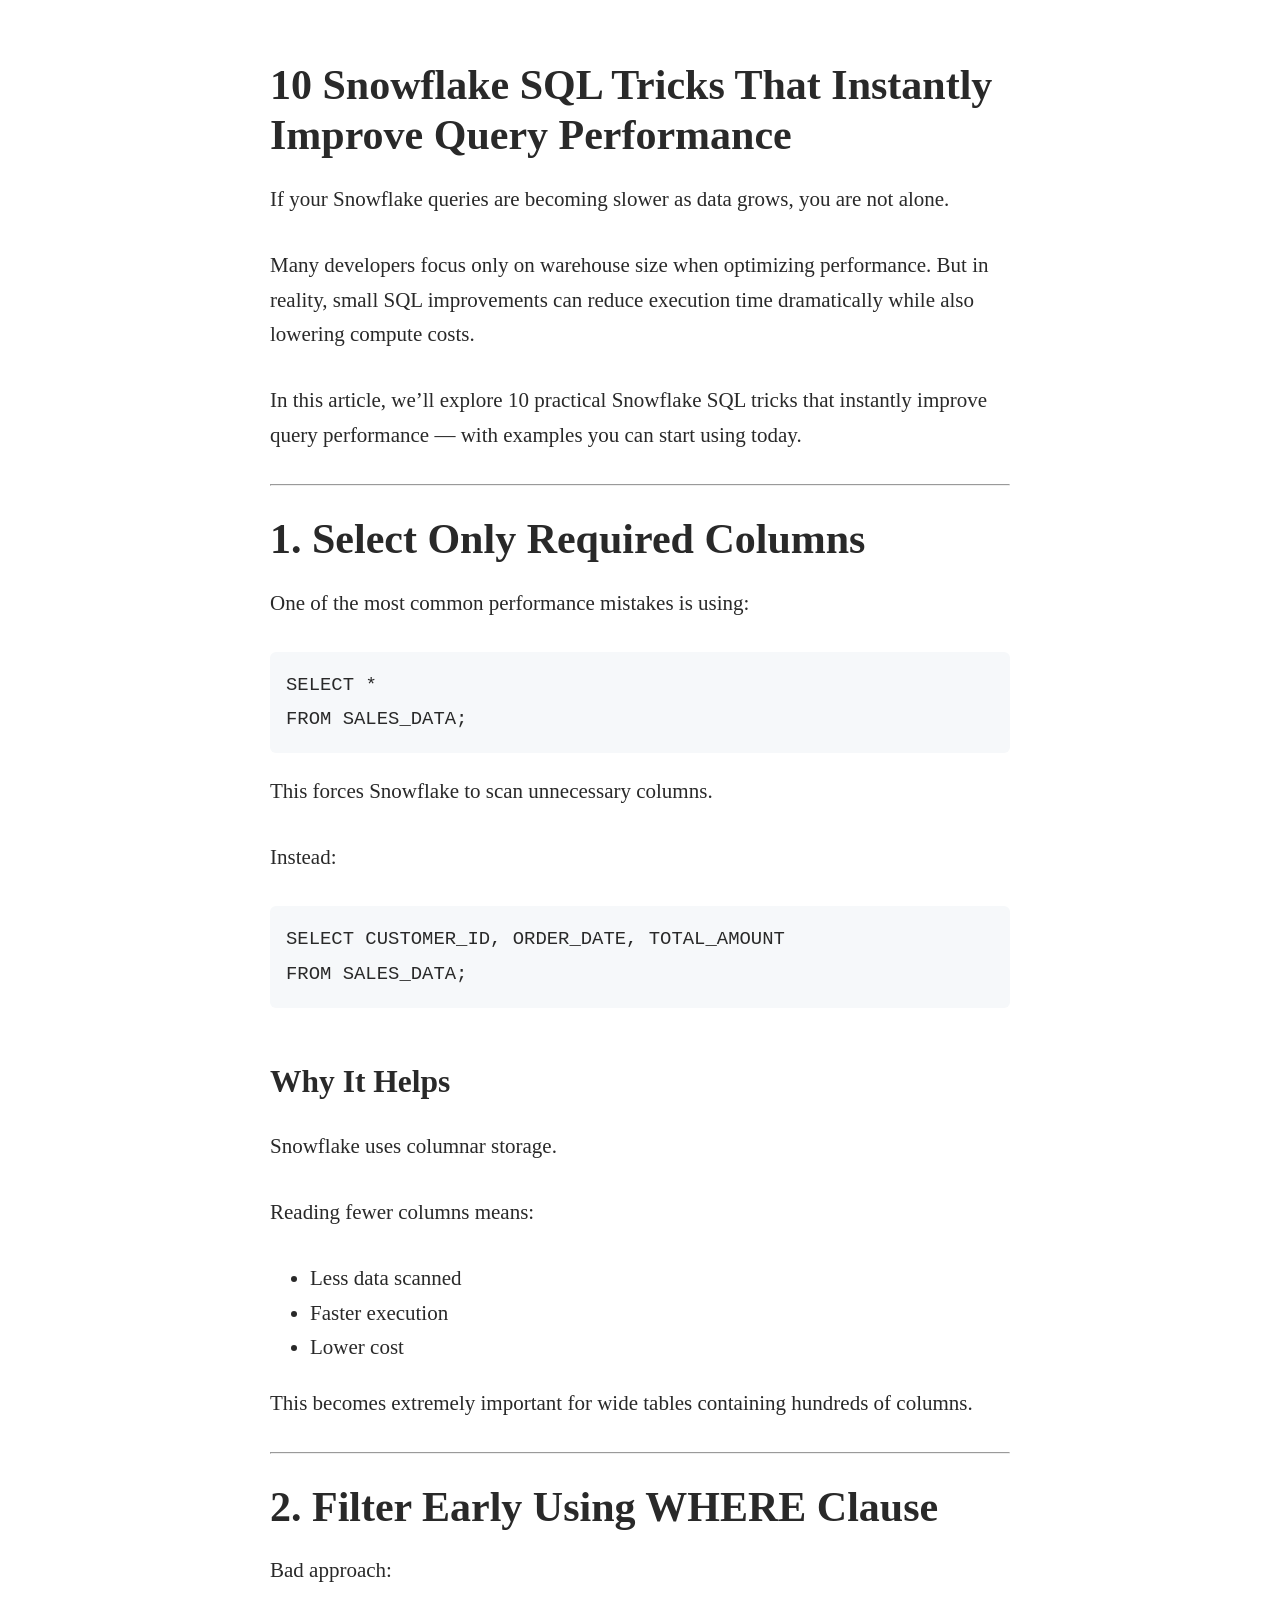
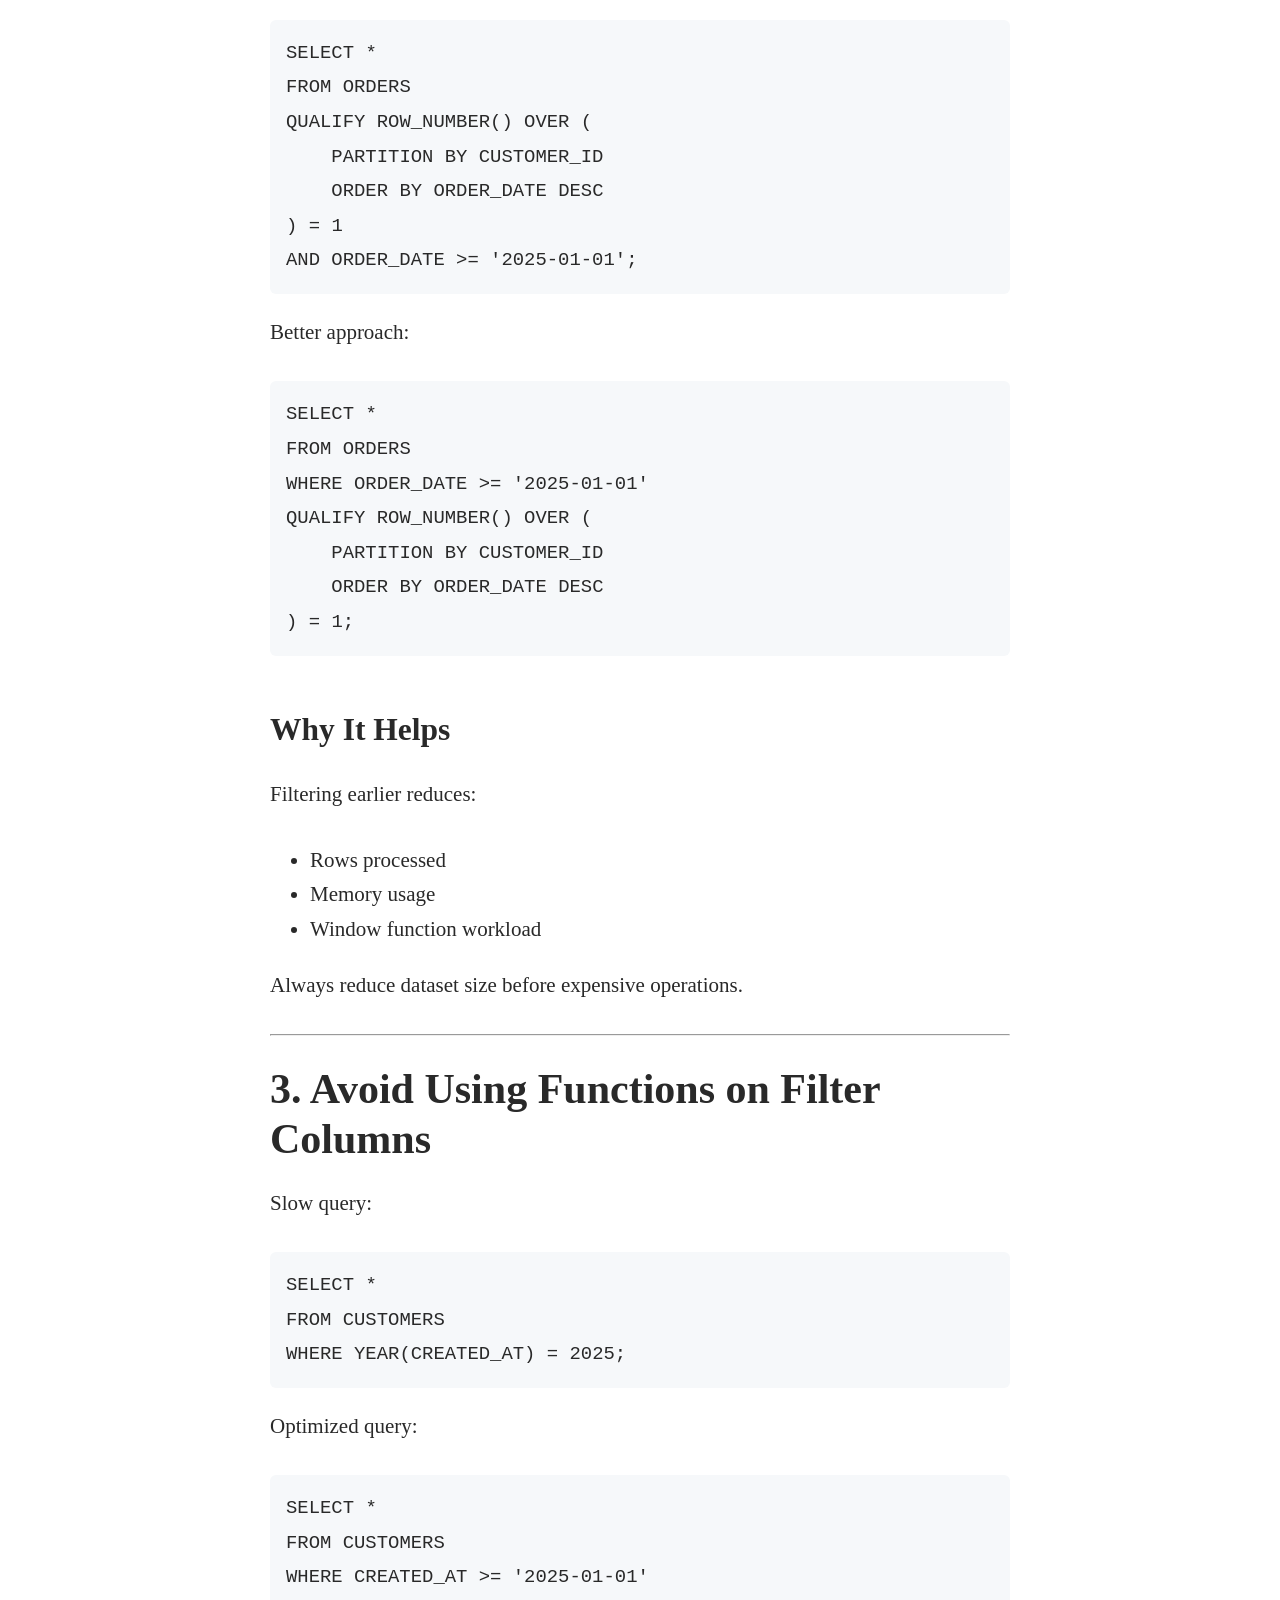
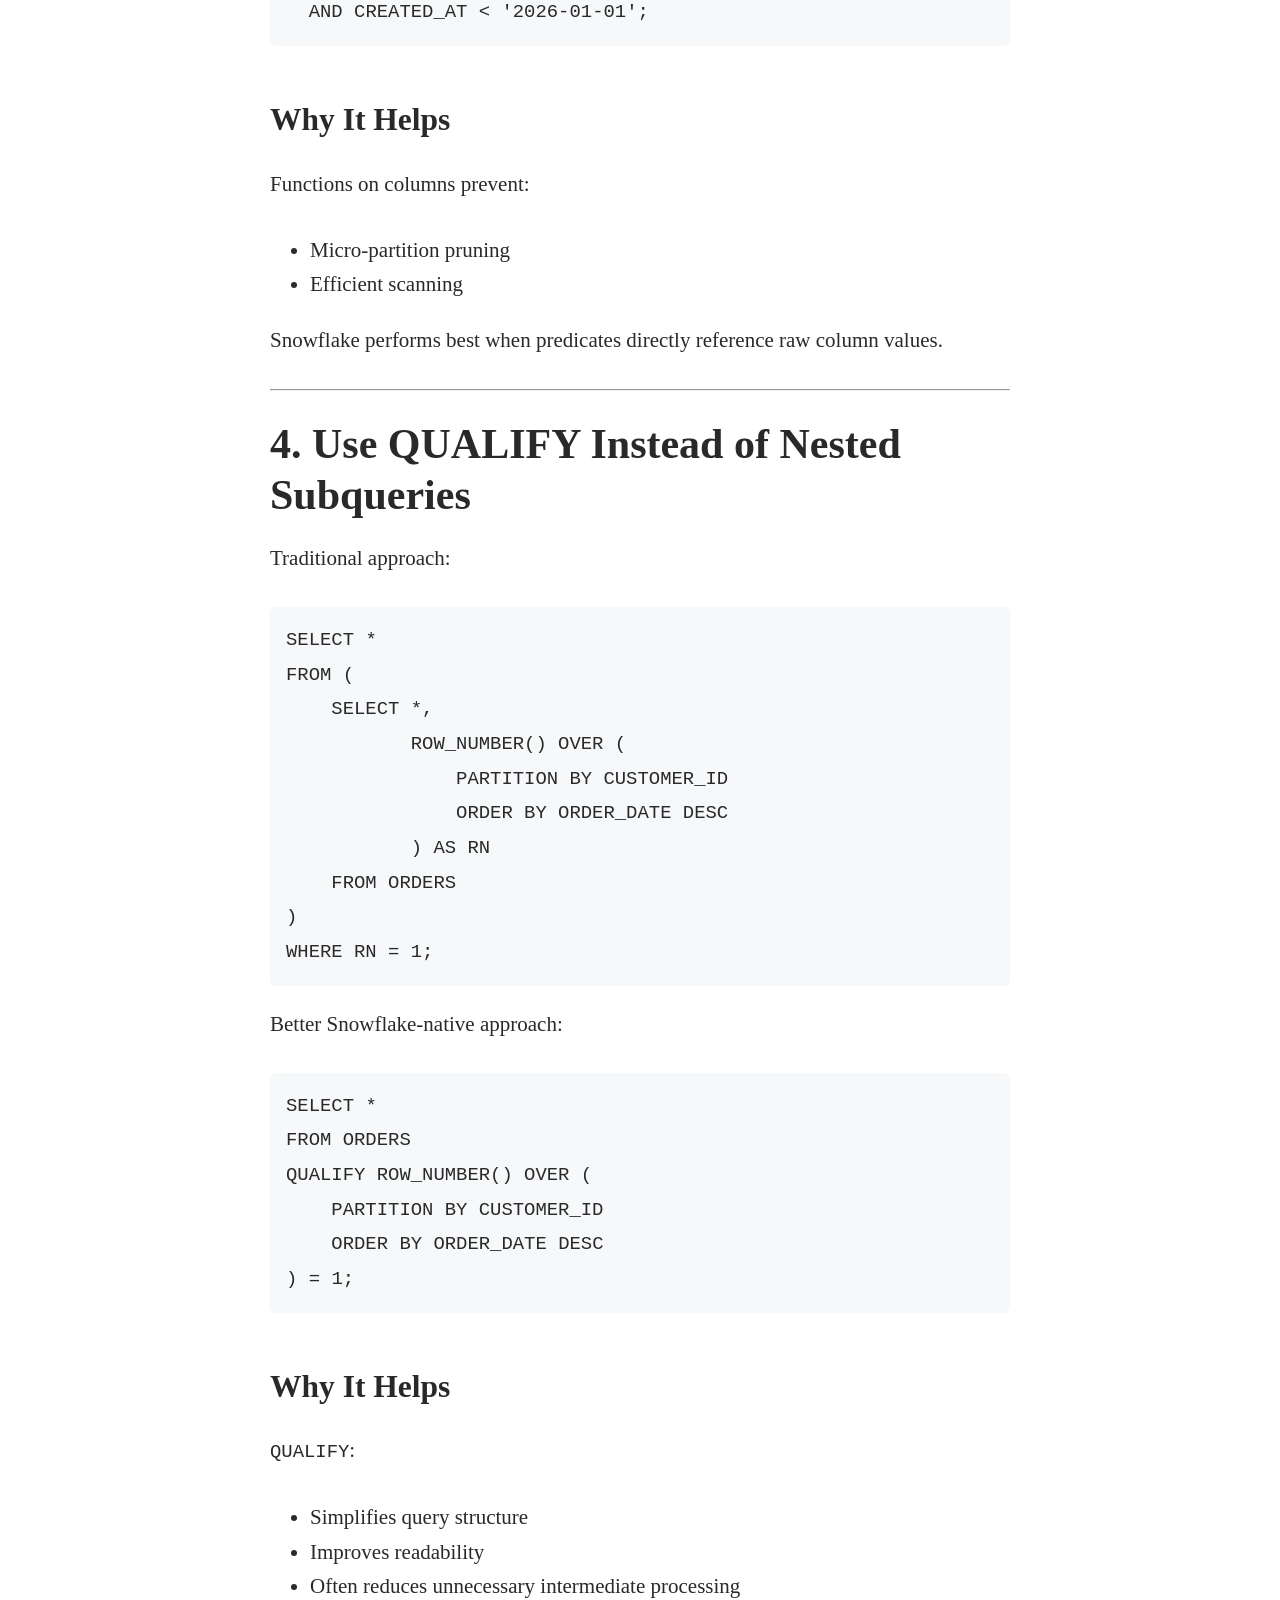
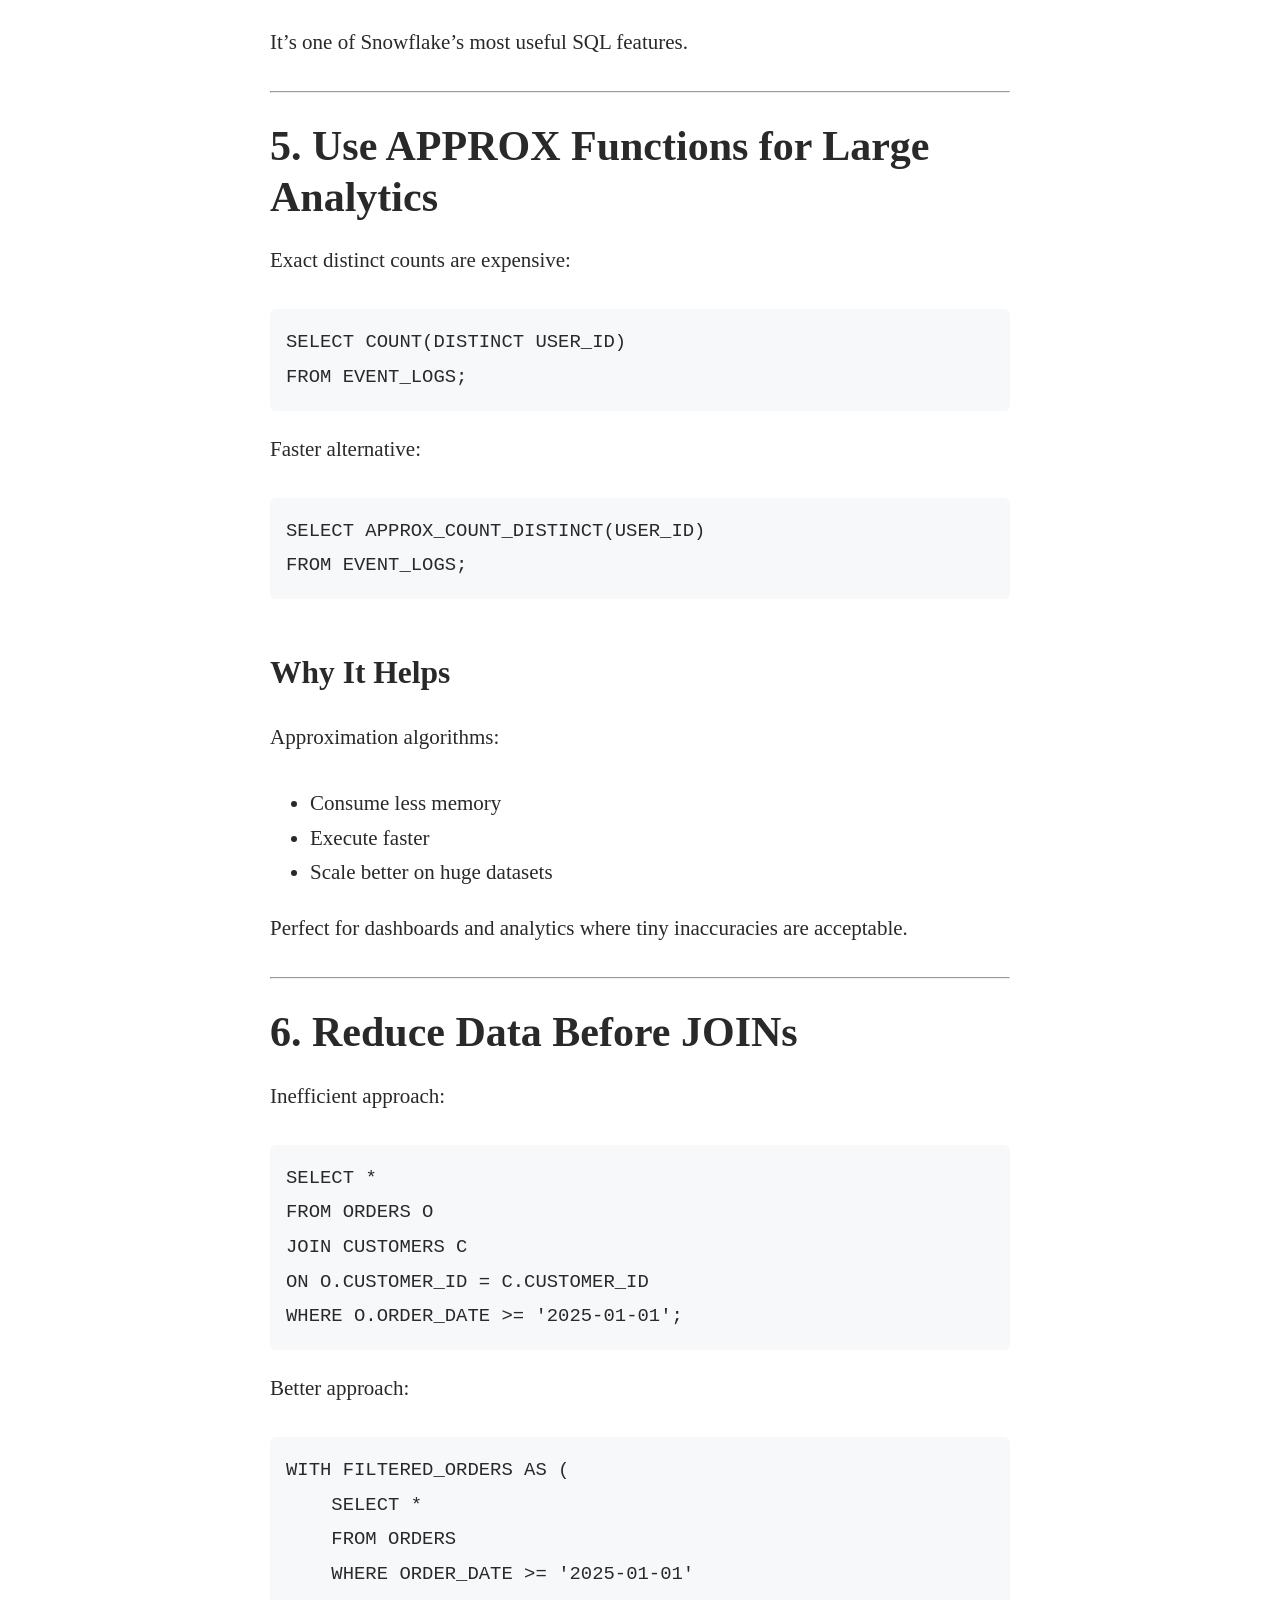
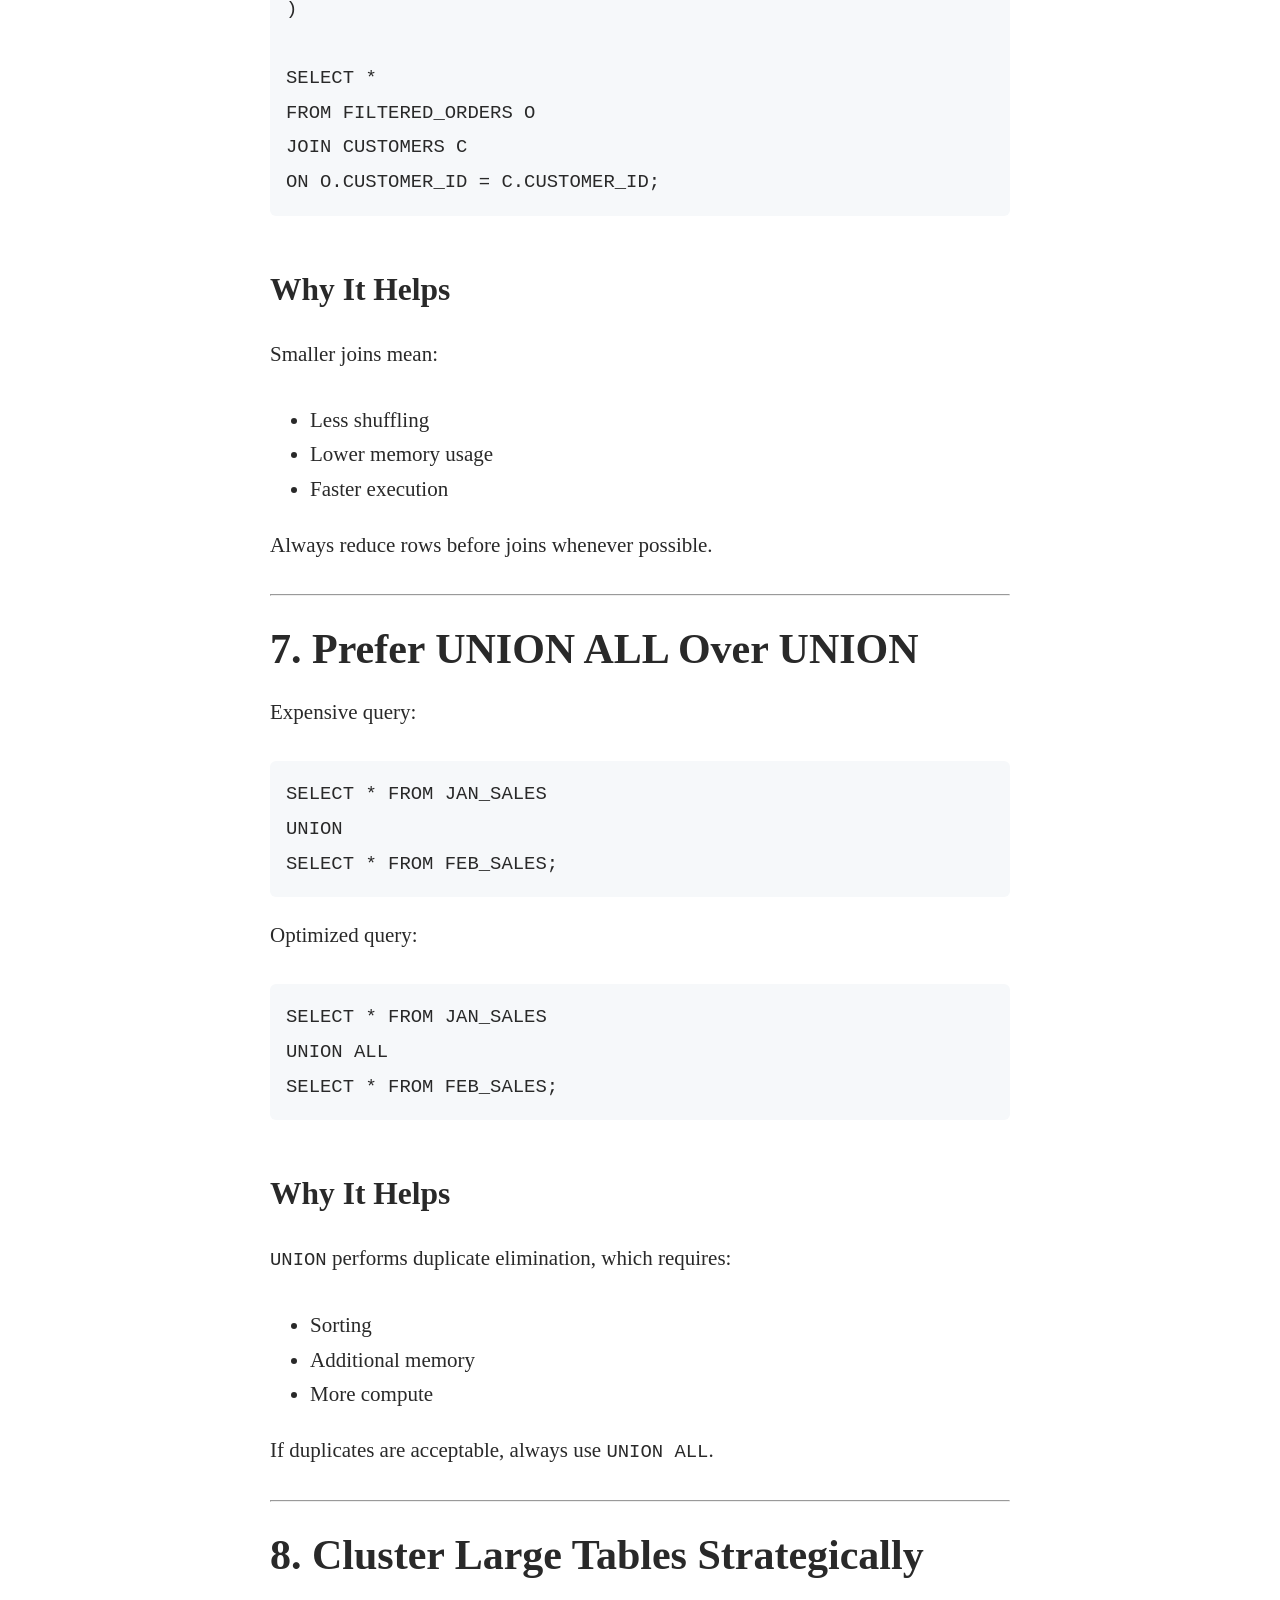
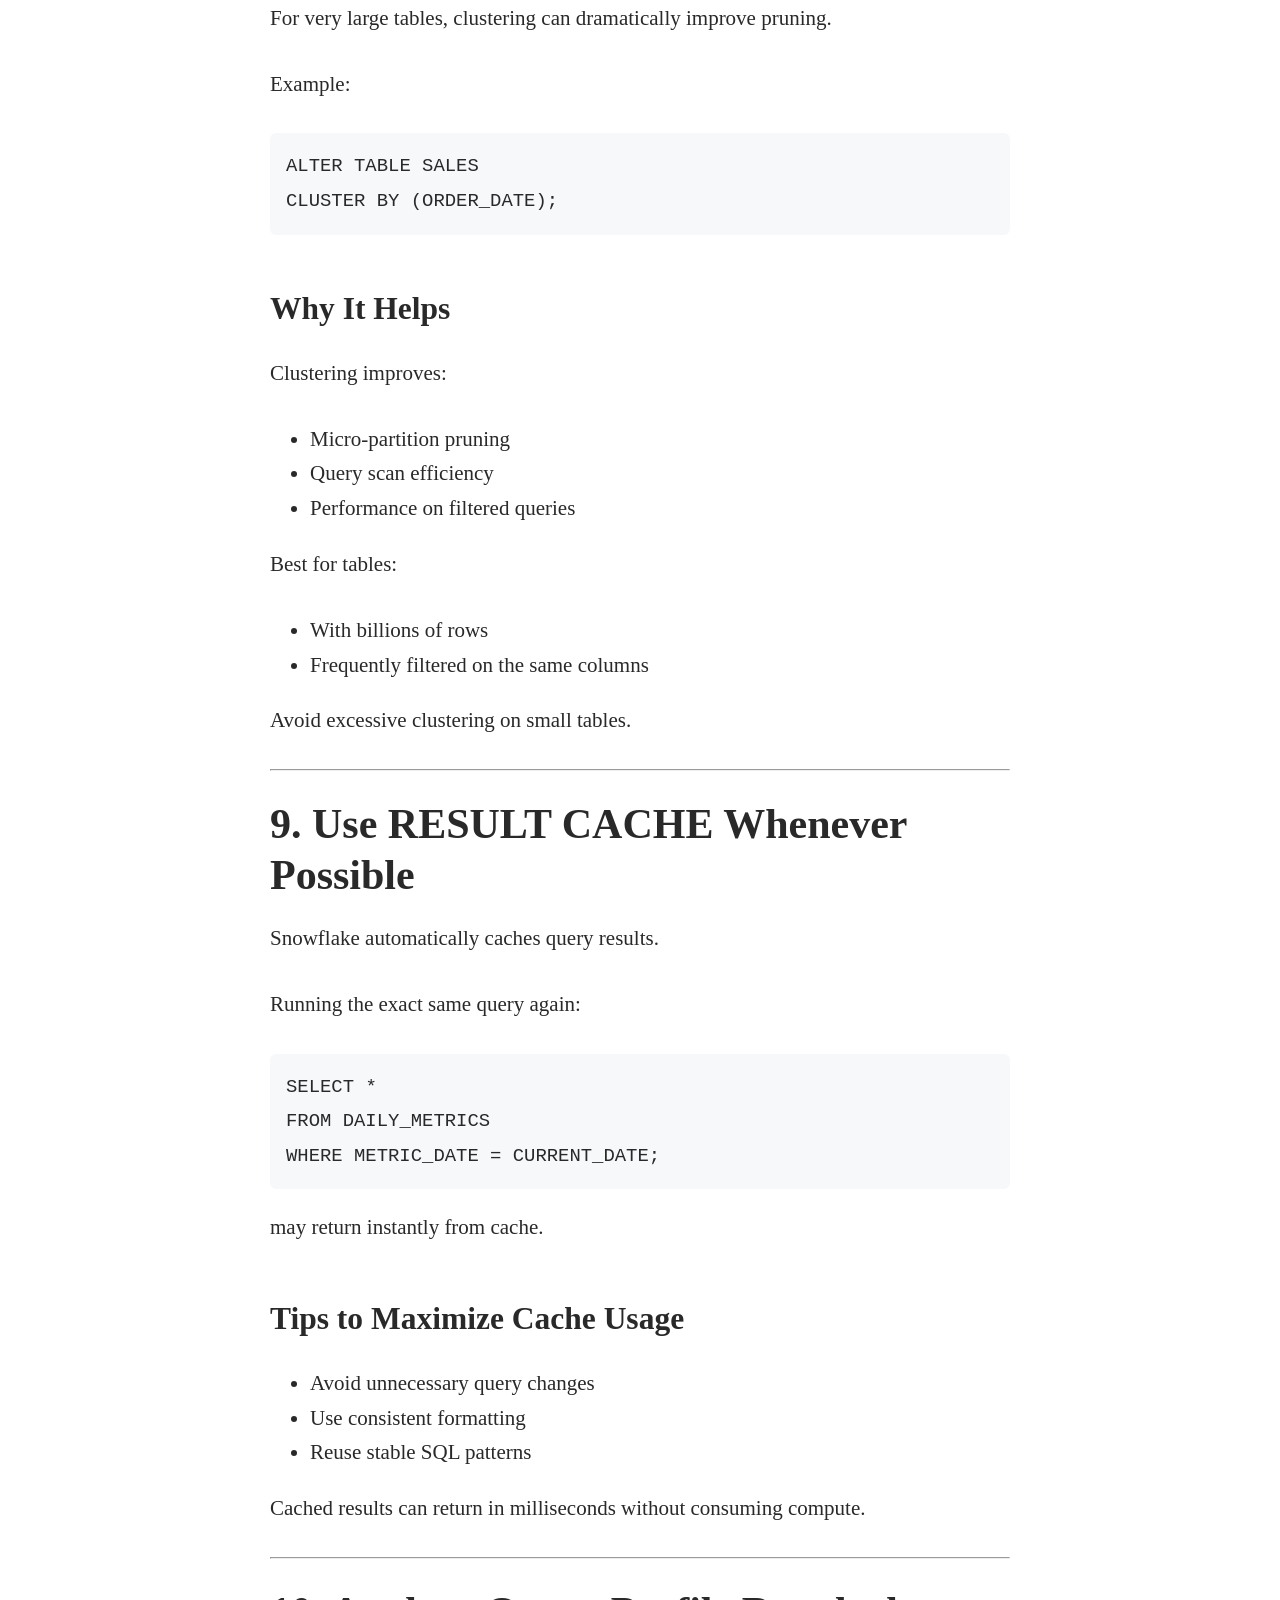
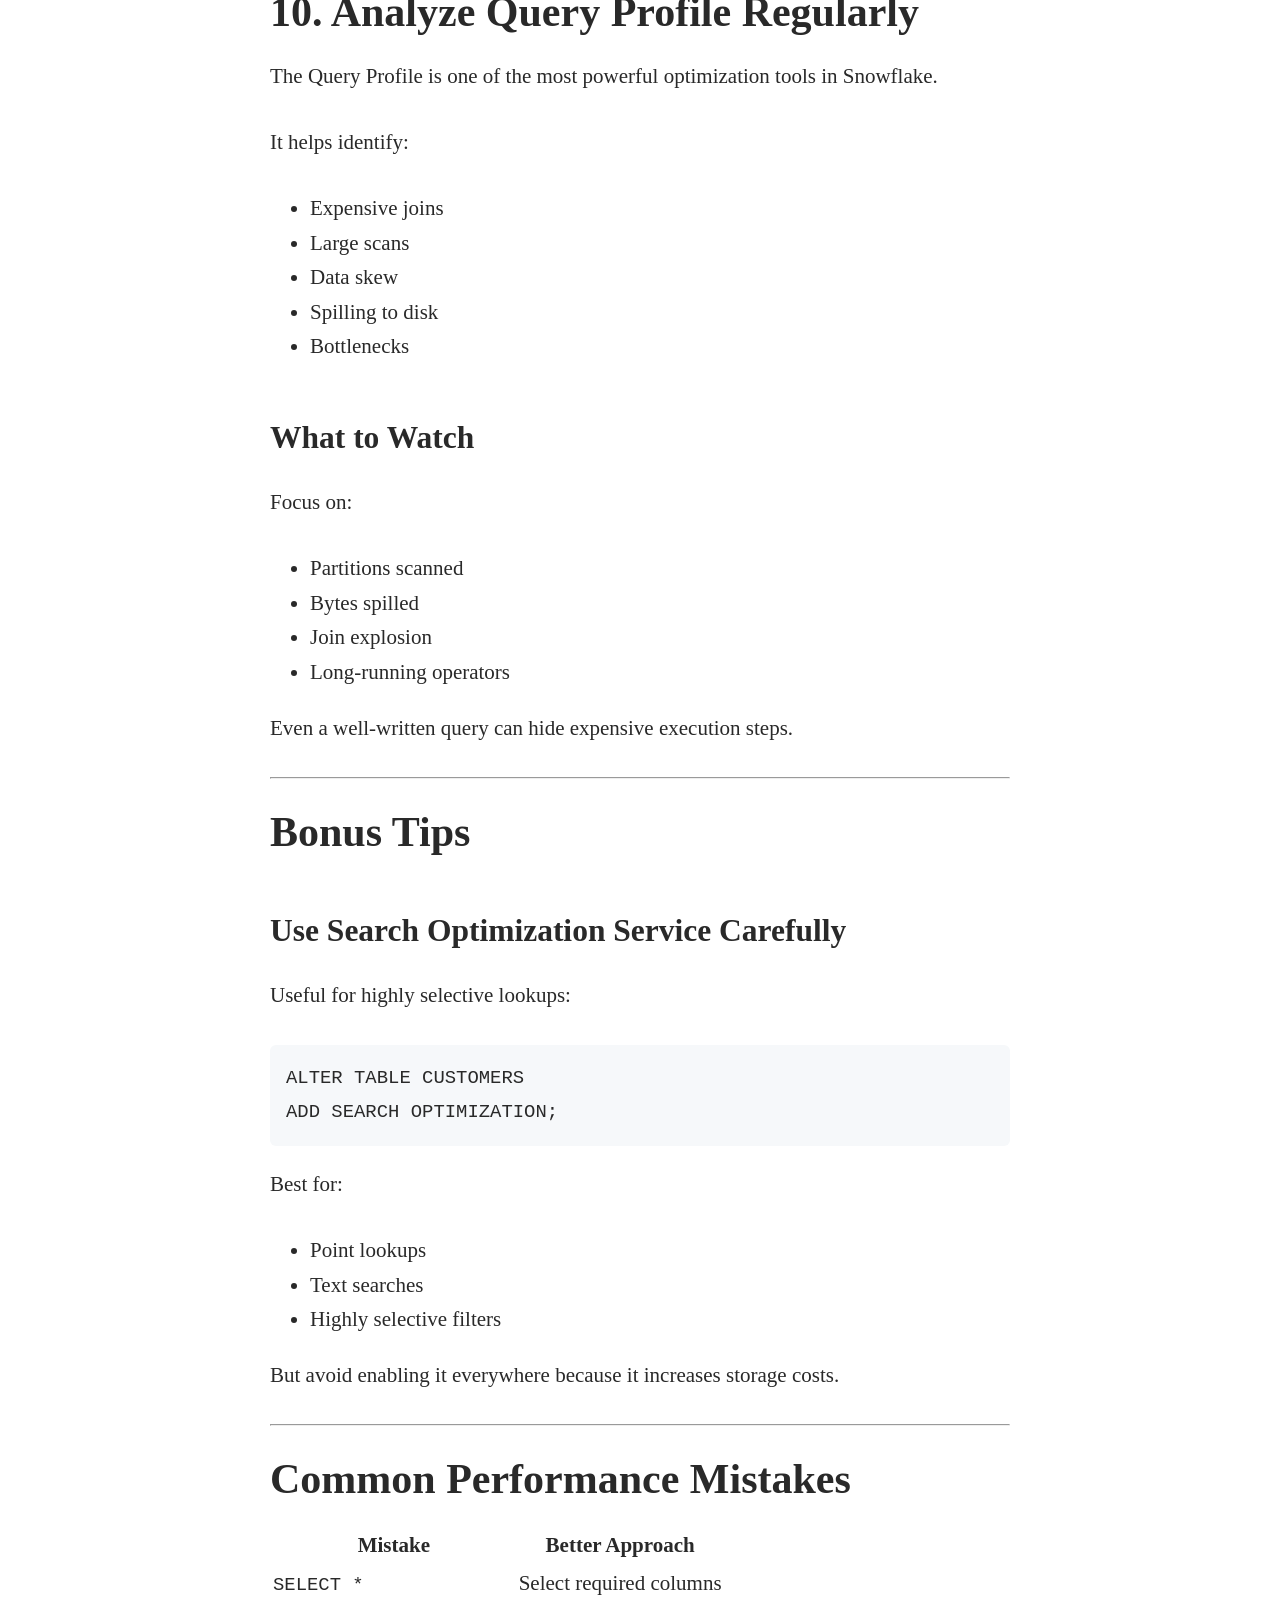
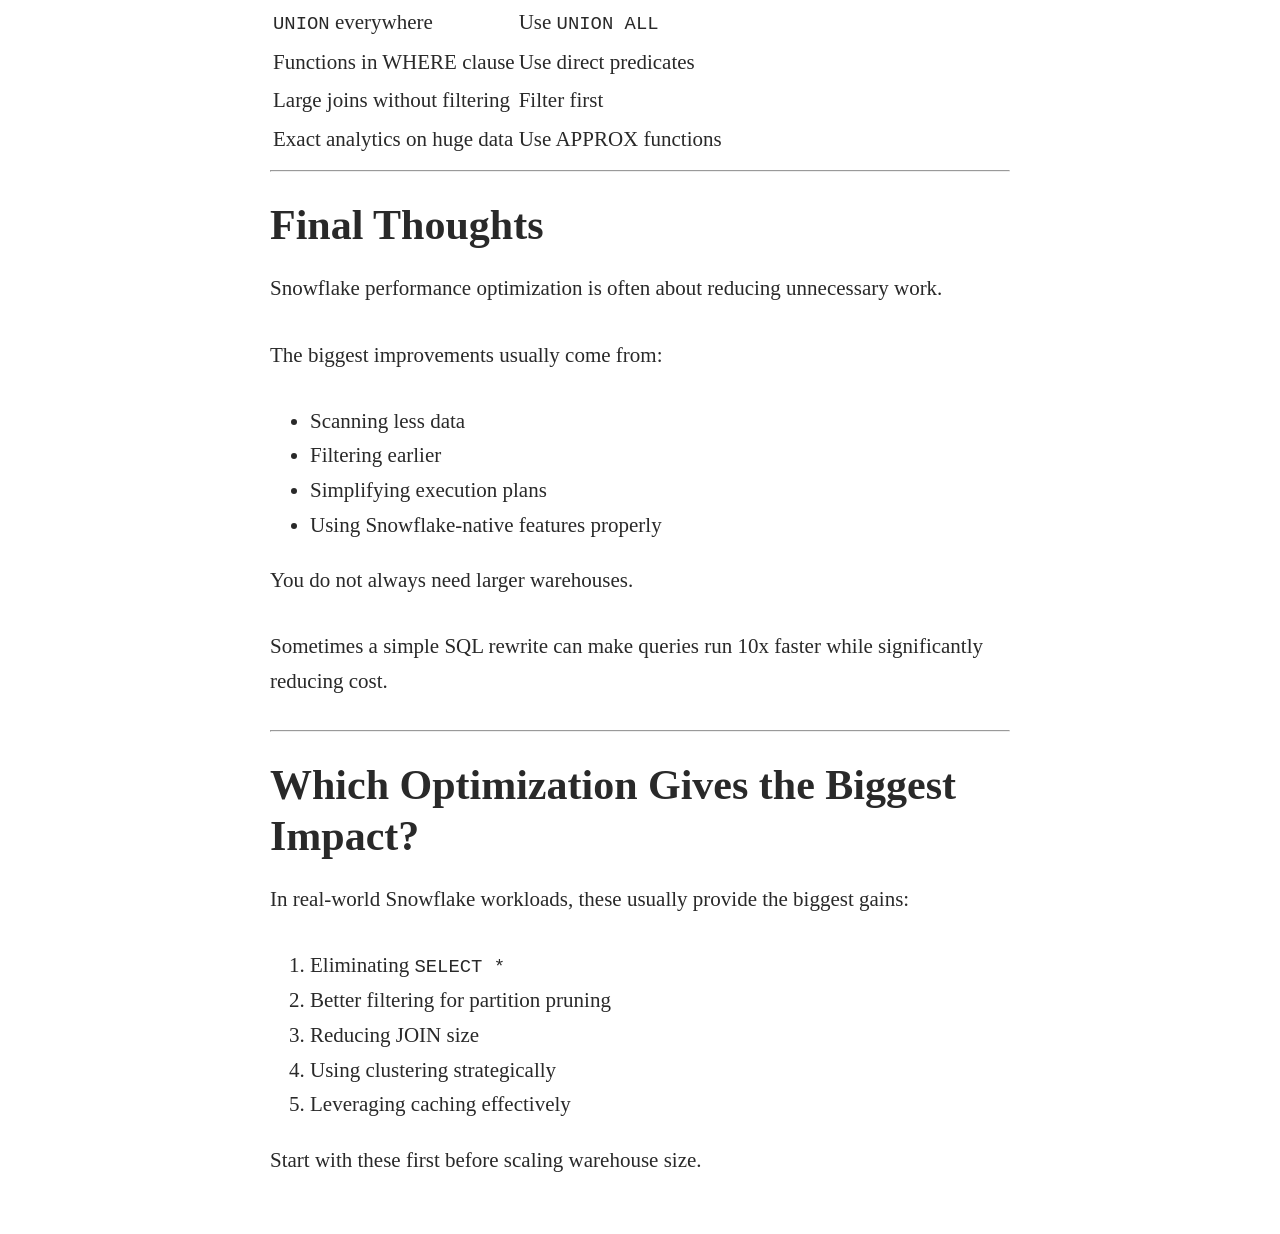
<file: docs/articles/10_Snowflake_SQL_Tricks_Performance.html>
<!DOCTYPE html>
<html>
<head>
    <meta charset="utf-8">
    <title></title>
    <link rel="stylesheet" href="../assets/medium.css">
</head>
<body>

<main>
<h1
id="snowflake-sql-tricks-that-instantly-improve-query-performance">10
Snowflake SQL Tricks That Instantly Improve Query Performance</h1>
<p>If your Snowflake queries are becoming slower as data grows, you are
not alone.</p>
<p>Many developers focus only on warehouse size when optimizing
performance. But in reality, small SQL improvements can reduce execution
time dramatically while also lowering compute costs.</p>
<p>In this article, we’ll explore 10 practical Snowflake SQL tricks that
instantly improve query performance — with examples you can start using
today.</p>
<hr />
<h1 id="select-only-required-columns">1. Select Only Required
Columns</h1>
<p>One of the most common performance mistakes is using:</p>
<div class="sourceCode" id="cb1"><pre
class="sourceCode sql"><code class="sourceCode sql"><span id="cb1-1"><a href="#cb1-1" aria-hidden="true" tabindex="-1"></a><span class="kw">SELECT</span> <span class="op">*</span></span>
<span id="cb1-2"><a href="#cb1-2" aria-hidden="true" tabindex="-1"></a><span class="kw">FROM</span> SALES_DATA;</span></code></pre></div>
<p>This forces Snowflake to scan unnecessary columns.</p>
<p>Instead:</p>
<div class="sourceCode" id="cb2"><pre
class="sourceCode sql"><code class="sourceCode sql"><span id="cb2-1"><a href="#cb2-1" aria-hidden="true" tabindex="-1"></a><span class="kw">SELECT</span> CUSTOMER_ID, ORDER_DATE, TOTAL_AMOUNT</span>
<span id="cb2-2"><a href="#cb2-2" aria-hidden="true" tabindex="-1"></a><span class="kw">FROM</span> SALES_DATA;</span></code></pre></div>
<h2 id="why-it-helps">Why It Helps</h2>
<p>Snowflake uses columnar storage.</p>
<p>Reading fewer columns means:</p>
<ul>
<li>Less data scanned</li>
<li>Faster execution</li>
<li>Lower cost</li>
</ul>
<p>This becomes extremely important for wide tables containing hundreds
of columns.</p>
<hr />
<h1 id="filter-early-using-where-clause">2. Filter Early Using WHERE
Clause</h1>
<p>Bad approach:</p>
<div class="sourceCode" id="cb3"><pre
class="sourceCode sql"><code class="sourceCode sql"><span id="cb3-1"><a href="#cb3-1" aria-hidden="true" tabindex="-1"></a><span class="kw">SELECT</span> <span class="op">*</span></span>
<span id="cb3-2"><a href="#cb3-2" aria-hidden="true" tabindex="-1"></a><span class="kw">FROM</span> ORDERS</span>
<span id="cb3-3"><a href="#cb3-3" aria-hidden="true" tabindex="-1"></a>QUALIFY <span class="fu">ROW_NUMBER</span>() <span class="kw">OVER</span> (</span>
<span id="cb3-4"><a href="#cb3-4" aria-hidden="true" tabindex="-1"></a>    <span class="kw">PARTITION</span> <span class="kw">BY</span> CUSTOMER_ID</span>
<span id="cb3-5"><a href="#cb3-5" aria-hidden="true" tabindex="-1"></a>    <span class="kw">ORDER</span> <span class="kw">BY</span> ORDER_DATE <span class="kw">DESC</span></span>
<span id="cb3-6"><a href="#cb3-6" aria-hidden="true" tabindex="-1"></a>) <span class="op">=</span> <span class="dv">1</span></span>
<span id="cb3-7"><a href="#cb3-7" aria-hidden="true" tabindex="-1"></a><span class="kw">AND</span> ORDER_DATE <span class="op">&gt;=</span> <span class="st">&#39;2025-01-01&#39;</span>;</span></code></pre></div>
<p>Better approach:</p>
<div class="sourceCode" id="cb4"><pre
class="sourceCode sql"><code class="sourceCode sql"><span id="cb4-1"><a href="#cb4-1" aria-hidden="true" tabindex="-1"></a><span class="kw">SELECT</span> <span class="op">*</span></span>
<span id="cb4-2"><a href="#cb4-2" aria-hidden="true" tabindex="-1"></a><span class="kw">FROM</span> ORDERS</span>
<span id="cb4-3"><a href="#cb4-3" aria-hidden="true" tabindex="-1"></a><span class="kw">WHERE</span> ORDER_DATE <span class="op">&gt;=</span> <span class="st">&#39;2025-01-01&#39;</span></span>
<span id="cb4-4"><a href="#cb4-4" aria-hidden="true" tabindex="-1"></a>QUALIFY <span class="fu">ROW_NUMBER</span>() <span class="kw">OVER</span> (</span>
<span id="cb4-5"><a href="#cb4-5" aria-hidden="true" tabindex="-1"></a>    <span class="kw">PARTITION</span> <span class="kw">BY</span> CUSTOMER_ID</span>
<span id="cb4-6"><a href="#cb4-6" aria-hidden="true" tabindex="-1"></a>    <span class="kw">ORDER</span> <span class="kw">BY</span> ORDER_DATE <span class="kw">DESC</span></span>
<span id="cb4-7"><a href="#cb4-7" aria-hidden="true" tabindex="-1"></a>) <span class="op">=</span> <span class="dv">1</span>;</span></code></pre></div>
<h2 id="why-it-helps-1">Why It Helps</h2>
<p>Filtering earlier reduces:</p>
<ul>
<li>Rows processed</li>
<li>Memory usage</li>
<li>Window function workload</li>
</ul>
<p>Always reduce dataset size before expensive operations.</p>
<hr />
<h1 id="avoid-using-functions-on-filter-columns">3. Avoid Using
Functions on Filter Columns</h1>
<p>Slow query:</p>
<div class="sourceCode" id="cb5"><pre
class="sourceCode sql"><code class="sourceCode sql"><span id="cb5-1"><a href="#cb5-1" aria-hidden="true" tabindex="-1"></a><span class="kw">SELECT</span> <span class="op">*</span></span>
<span id="cb5-2"><a href="#cb5-2" aria-hidden="true" tabindex="-1"></a><span class="kw">FROM</span> CUSTOMERS</span>
<span id="cb5-3"><a href="#cb5-3" aria-hidden="true" tabindex="-1"></a><span class="kw">WHERE</span> <span class="dt">YEAR</span>(CREATED_AT) <span class="op">=</span> <span class="dv">2025</span>;</span></code></pre></div>
<p>Optimized query:</p>
<div class="sourceCode" id="cb6"><pre
class="sourceCode sql"><code class="sourceCode sql"><span id="cb6-1"><a href="#cb6-1" aria-hidden="true" tabindex="-1"></a><span class="kw">SELECT</span> <span class="op">*</span></span>
<span id="cb6-2"><a href="#cb6-2" aria-hidden="true" tabindex="-1"></a><span class="kw">FROM</span> CUSTOMERS</span>
<span id="cb6-3"><a href="#cb6-3" aria-hidden="true" tabindex="-1"></a><span class="kw">WHERE</span> CREATED_AT <span class="op">&gt;=</span> <span class="st">&#39;2025-01-01&#39;</span></span>
<span id="cb6-4"><a href="#cb6-4" aria-hidden="true" tabindex="-1"></a>  <span class="kw">AND</span> CREATED_AT <span class="op">&lt;</span> <span class="st">&#39;2026-01-01&#39;</span>;</span></code></pre></div>
<h2 id="why-it-helps-2">Why It Helps</h2>
<p>Functions on columns prevent:</p>
<ul>
<li>Micro-partition pruning</li>
<li>Efficient scanning</li>
</ul>
<p>Snowflake performs best when predicates directly reference raw column
values.</p>
<hr />
<h1 id="use-qualify-instead-of-nested-subqueries">4. Use QUALIFY Instead
of Nested Subqueries</h1>
<p>Traditional approach:</p>
<div class="sourceCode" id="cb7"><pre
class="sourceCode sql"><code class="sourceCode sql"><span id="cb7-1"><a href="#cb7-1" aria-hidden="true" tabindex="-1"></a><span class="kw">SELECT</span> <span class="op">*</span></span>
<span id="cb7-2"><a href="#cb7-2" aria-hidden="true" tabindex="-1"></a><span class="kw">FROM</span> (</span>
<span id="cb7-3"><a href="#cb7-3" aria-hidden="true" tabindex="-1"></a>    <span class="kw">SELECT</span> <span class="op">*</span>,</span>
<span id="cb7-4"><a href="#cb7-4" aria-hidden="true" tabindex="-1"></a>           <span class="fu">ROW_NUMBER</span>() <span class="kw">OVER</span> (</span>
<span id="cb7-5"><a href="#cb7-5" aria-hidden="true" tabindex="-1"></a>               <span class="kw">PARTITION</span> <span class="kw">BY</span> CUSTOMER_ID</span>
<span id="cb7-6"><a href="#cb7-6" aria-hidden="true" tabindex="-1"></a>               <span class="kw">ORDER</span> <span class="kw">BY</span> ORDER_DATE <span class="kw">DESC</span></span>
<span id="cb7-7"><a href="#cb7-7" aria-hidden="true" tabindex="-1"></a>           ) <span class="kw">AS</span> RN</span>
<span id="cb7-8"><a href="#cb7-8" aria-hidden="true" tabindex="-1"></a>    <span class="kw">FROM</span> ORDERS</span>
<span id="cb7-9"><a href="#cb7-9" aria-hidden="true" tabindex="-1"></a>)</span>
<span id="cb7-10"><a href="#cb7-10" aria-hidden="true" tabindex="-1"></a><span class="kw">WHERE</span> RN <span class="op">=</span> <span class="dv">1</span>;</span></code></pre></div>
<p>Better Snowflake-native approach:</p>
<div class="sourceCode" id="cb8"><pre
class="sourceCode sql"><code class="sourceCode sql"><span id="cb8-1"><a href="#cb8-1" aria-hidden="true" tabindex="-1"></a><span class="kw">SELECT</span> <span class="op">*</span></span>
<span id="cb8-2"><a href="#cb8-2" aria-hidden="true" tabindex="-1"></a><span class="kw">FROM</span> ORDERS</span>
<span id="cb8-3"><a href="#cb8-3" aria-hidden="true" tabindex="-1"></a>QUALIFY <span class="fu">ROW_NUMBER</span>() <span class="kw">OVER</span> (</span>
<span id="cb8-4"><a href="#cb8-4" aria-hidden="true" tabindex="-1"></a>    <span class="kw">PARTITION</span> <span class="kw">BY</span> CUSTOMER_ID</span>
<span id="cb8-5"><a href="#cb8-5" aria-hidden="true" tabindex="-1"></a>    <span class="kw">ORDER</span> <span class="kw">BY</span> ORDER_DATE <span class="kw">DESC</span></span>
<span id="cb8-6"><a href="#cb8-6" aria-hidden="true" tabindex="-1"></a>) <span class="op">=</span> <span class="dv">1</span>;</span></code></pre></div>
<h2 id="why-it-helps-3">Why It Helps</h2>
<p><code>QUALIFY</code>:</p>
<ul>
<li>Simplifies query structure</li>
<li>Improves readability</li>
<li>Often reduces unnecessary intermediate processing</li>
</ul>
<p>It’s one of Snowflake’s most useful SQL features.</p>
<hr />
<h1 id="use-approx-functions-for-large-analytics">5. Use APPROX
Functions for Large Analytics</h1>
<p>Exact distinct counts are expensive:</p>
<div class="sourceCode" id="cb9"><pre
class="sourceCode sql"><code class="sourceCode sql"><span id="cb9-1"><a href="#cb9-1" aria-hidden="true" tabindex="-1"></a><span class="kw">SELECT</span> <span class="fu">COUNT</span>(<span class="kw">DISTINCT</span> USER_ID)</span>
<span id="cb9-2"><a href="#cb9-2" aria-hidden="true" tabindex="-1"></a><span class="kw">FROM</span> EVENT_LOGS;</span></code></pre></div>
<p>Faster alternative:</p>
<div class="sourceCode" id="cb10"><pre
class="sourceCode sql"><code class="sourceCode sql"><span id="cb10-1"><a href="#cb10-1" aria-hidden="true" tabindex="-1"></a><span class="kw">SELECT</span> APPROX_COUNT_DISTINCT(USER_ID)</span>
<span id="cb10-2"><a href="#cb10-2" aria-hidden="true" tabindex="-1"></a><span class="kw">FROM</span> EVENT_LOGS;</span></code></pre></div>
<h2 id="why-it-helps-4">Why It Helps</h2>
<p>Approximation algorithms:</p>
<ul>
<li>Consume less memory</li>
<li>Execute faster</li>
<li>Scale better on huge datasets</li>
</ul>
<p>Perfect for dashboards and analytics where tiny inaccuracies are
acceptable.</p>
<hr />
<h1 id="reduce-data-before-joins">6. Reduce Data Before JOINs</h1>
<p>Inefficient approach:</p>
<div class="sourceCode" id="cb11"><pre
class="sourceCode sql"><code class="sourceCode sql"><span id="cb11-1"><a href="#cb11-1" aria-hidden="true" tabindex="-1"></a><span class="kw">SELECT</span> <span class="op">*</span></span>
<span id="cb11-2"><a href="#cb11-2" aria-hidden="true" tabindex="-1"></a><span class="kw">FROM</span> ORDERS O</span>
<span id="cb11-3"><a href="#cb11-3" aria-hidden="true" tabindex="-1"></a><span class="kw">JOIN</span> CUSTOMERS C</span>
<span id="cb11-4"><a href="#cb11-4" aria-hidden="true" tabindex="-1"></a><span class="kw">ON</span> O.CUSTOMER_ID <span class="op">=</span> C.CUSTOMER_ID</span>
<span id="cb11-5"><a href="#cb11-5" aria-hidden="true" tabindex="-1"></a><span class="kw">WHERE</span> O.ORDER_DATE <span class="op">&gt;=</span> <span class="st">&#39;2025-01-01&#39;</span>;</span></code></pre></div>
<p>Better approach:</p>
<div class="sourceCode" id="cb12"><pre
class="sourceCode sql"><code class="sourceCode sql"><span id="cb12-1"><a href="#cb12-1" aria-hidden="true" tabindex="-1"></a><span class="kw">WITH</span> FILTERED_ORDERS <span class="kw">AS</span> (</span>
<span id="cb12-2"><a href="#cb12-2" aria-hidden="true" tabindex="-1"></a>    <span class="kw">SELECT</span> <span class="op">*</span></span>
<span id="cb12-3"><a href="#cb12-3" aria-hidden="true" tabindex="-1"></a>    <span class="kw">FROM</span> ORDERS</span>
<span id="cb12-4"><a href="#cb12-4" aria-hidden="true" tabindex="-1"></a>    <span class="kw">WHERE</span> ORDER_DATE <span class="op">&gt;=</span> <span class="st">&#39;2025-01-01&#39;</span></span>
<span id="cb12-5"><a href="#cb12-5" aria-hidden="true" tabindex="-1"></a>)</span>
<span id="cb12-6"><a href="#cb12-6" aria-hidden="true" tabindex="-1"></a></span>
<span id="cb12-7"><a href="#cb12-7" aria-hidden="true" tabindex="-1"></a><span class="kw">SELECT</span> <span class="op">*</span></span>
<span id="cb12-8"><a href="#cb12-8" aria-hidden="true" tabindex="-1"></a><span class="kw">FROM</span> FILTERED_ORDERS O</span>
<span id="cb12-9"><a href="#cb12-9" aria-hidden="true" tabindex="-1"></a><span class="kw">JOIN</span> CUSTOMERS C</span>
<span id="cb12-10"><a href="#cb12-10" aria-hidden="true" tabindex="-1"></a><span class="kw">ON</span> O.CUSTOMER_ID <span class="op">=</span> C.CUSTOMER_ID;</span></code></pre></div>
<h2 id="why-it-helps-5">Why It Helps</h2>
<p>Smaller joins mean:</p>
<ul>
<li>Less shuffling</li>
<li>Lower memory usage</li>
<li>Faster execution</li>
</ul>
<p>Always reduce rows before joins whenever possible.</p>
<hr />
<h1 id="prefer-union-all-over-union">7. Prefer UNION ALL Over UNION</h1>
<p>Expensive query:</p>
<div class="sourceCode" id="cb13"><pre
class="sourceCode sql"><code class="sourceCode sql"><span id="cb13-1"><a href="#cb13-1" aria-hidden="true" tabindex="-1"></a><span class="kw">SELECT</span> <span class="op">*</span> <span class="kw">FROM</span> JAN_SALES</span>
<span id="cb13-2"><a href="#cb13-2" aria-hidden="true" tabindex="-1"></a><span class="kw">UNION</span></span>
<span id="cb13-3"><a href="#cb13-3" aria-hidden="true" tabindex="-1"></a><span class="kw">SELECT</span> <span class="op">*</span> <span class="kw">FROM</span> FEB_SALES;</span></code></pre></div>
<p>Optimized query:</p>
<div class="sourceCode" id="cb14"><pre
class="sourceCode sql"><code class="sourceCode sql"><span id="cb14-1"><a href="#cb14-1" aria-hidden="true" tabindex="-1"></a><span class="kw">SELECT</span> <span class="op">*</span> <span class="kw">FROM</span> JAN_SALES</span>
<span id="cb14-2"><a href="#cb14-2" aria-hidden="true" tabindex="-1"></a><span class="kw">UNION</span> <span class="kw">ALL</span></span>
<span id="cb14-3"><a href="#cb14-3" aria-hidden="true" tabindex="-1"></a><span class="kw">SELECT</span> <span class="op">*</span> <span class="kw">FROM</span> FEB_SALES;</span></code></pre></div>
<h2 id="why-it-helps-6">Why It Helps</h2>
<p><code>UNION</code> performs duplicate elimination, which
requires:</p>
<ul>
<li>Sorting</li>
<li>Additional memory</li>
<li>More compute</li>
</ul>
<p>If duplicates are acceptable, always use <code>UNION ALL</code>.</p>
<hr />
<h1 id="cluster-large-tables-strategically">8. Cluster Large Tables
Strategically</h1>
<p>For very large tables, clustering can dramatically improve
pruning.</p>
<p>Example:</p>
<div class="sourceCode" id="cb15"><pre
class="sourceCode sql"><code class="sourceCode sql"><span id="cb15-1"><a href="#cb15-1" aria-hidden="true" tabindex="-1"></a><span class="kw">ALTER</span> <span class="kw">TABLE</span> SALES</span>
<span id="cb15-2"><a href="#cb15-2" aria-hidden="true" tabindex="-1"></a><span class="kw">CLUSTER</span> <span class="kw">BY</span> (ORDER_DATE);</span></code></pre></div>
<h2 id="why-it-helps-7">Why It Helps</h2>
<p>Clustering improves:</p>
<ul>
<li>Micro-partition pruning</li>
<li>Query scan efficiency</li>
<li>Performance on filtered queries</li>
</ul>
<p>Best for tables:</p>
<ul>
<li>With billions of rows</li>
<li>Frequently filtered on the same columns</li>
</ul>
<p>Avoid excessive clustering on small tables.</p>
<hr />
<h1 id="use-result-cache-whenever-possible">9. Use RESULT CACHE Whenever
Possible</h1>
<p>Snowflake automatically caches query results.</p>
<p>Running the exact same query again:</p>
<div class="sourceCode" id="cb16"><pre
class="sourceCode sql"><code class="sourceCode sql"><span id="cb16-1"><a href="#cb16-1" aria-hidden="true" tabindex="-1"></a><span class="kw">SELECT</span> <span class="op">*</span></span>
<span id="cb16-2"><a href="#cb16-2" aria-hidden="true" tabindex="-1"></a><span class="kw">FROM</span> DAILY_METRICS</span>
<span id="cb16-3"><a href="#cb16-3" aria-hidden="true" tabindex="-1"></a><span class="kw">WHERE</span> METRIC_DATE <span class="op">=</span> <span class="fu">CURRENT_DATE</span>;</span></code></pre></div>
<p>may return instantly from cache.</p>
<h2 id="tips-to-maximize-cache-usage">Tips to Maximize Cache Usage</h2>
<ul>
<li>Avoid unnecessary query changes</li>
<li>Use consistent formatting</li>
<li>Reuse stable SQL patterns</li>
</ul>
<p>Cached results can return in milliseconds without consuming
compute.</p>
<hr />
<h1 id="analyze-query-profile-regularly">10. Analyze Query Profile
Regularly</h1>
<p>The Query Profile is one of the most powerful optimization tools in
Snowflake.</p>
<p>It helps identify:</p>
<ul>
<li>Expensive joins</li>
<li>Large scans</li>
<li>Data skew</li>
<li>Spilling to disk</li>
<li>Bottlenecks</li>
</ul>
<h2 id="what-to-watch">What to Watch</h2>
<p>Focus on:</p>
<ul>
<li>Partitions scanned</li>
<li>Bytes spilled</li>
<li>Join explosion</li>
<li>Long-running operators</li>
</ul>
<p>Even a well-written query can hide expensive execution steps.</p>
<hr />
<h1 id="bonus-tips">Bonus Tips</h1>
<h2 id="use-search-optimization-service-carefully">Use Search
Optimization Service Carefully</h2>
<p>Useful for highly selective lookups:</p>
<div class="sourceCode" id="cb17"><pre
class="sourceCode sql"><code class="sourceCode sql"><span id="cb17-1"><a href="#cb17-1" aria-hidden="true" tabindex="-1"></a><span class="kw">ALTER</span> <span class="kw">TABLE</span> CUSTOMERS</span>
<span id="cb17-2"><a href="#cb17-2" aria-hidden="true" tabindex="-1"></a><span class="kw">ADD</span> SEARCH OPTIMIZATION;</span></code></pre></div>
<p>Best for:</p>
<ul>
<li>Point lookups</li>
<li>Text searches</li>
<li>Highly selective filters</li>
</ul>
<p>But avoid enabling it everywhere because it increases storage
costs.</p>
<hr />
<h1 id="common-performance-mistakes">Common Performance Mistakes</h1>
<table>
<thead>
<tr class="header">
<th>Mistake</th>
<th>Better Approach</th>
</tr>
</thead>
<tbody>
<tr class="odd">
<td><code>SELECT *</code></td>
<td>Select required columns</td>
</tr>
<tr class="even">
<td><code>UNION</code> everywhere</td>
<td>Use <code>UNION ALL</code></td>
</tr>
<tr class="odd">
<td>Functions in WHERE clause</td>
<td>Use direct predicates</td>
</tr>
<tr class="even">
<td>Large joins without filtering</td>
<td>Filter first</td>
</tr>
<tr class="odd">
<td>Exact analytics on huge data</td>
<td>Use APPROX functions</td>
</tr>
</tbody>
</table>
<hr />
<h1 id="final-thoughts">Final Thoughts</h1>
<p>Snowflake performance optimization is often about reducing
unnecessary work.</p>
<p>The biggest improvements usually come from:</p>
<ul>
<li>Scanning less data</li>
<li>Filtering earlier</li>
<li>Simplifying execution plans</li>
<li>Using Snowflake-native features properly</li>
</ul>
<p>You do not always need larger warehouses.</p>
<p>Sometimes a simple SQL rewrite can make queries run 10x faster while
significantly reducing cost.</p>
<hr />
<h1 id="which-optimization-gives-the-biggest-impact">Which Optimization
Gives the Biggest Impact?</h1>
<p>In real-world Snowflake workloads, these usually provide the biggest
gains:</p>
<ol type="1">
<li>Eliminating <code>SELECT *</code></li>
<li>Better filtering for partition pruning</li>
<li>Reducing JOIN size</li>
<li>Using clustering strategically</li>
<li>Leveraging caching effectively</li>
</ol>
<p>Start with these first before scaling warehouse size.</p>
</main>

</body>
</html>
</file>
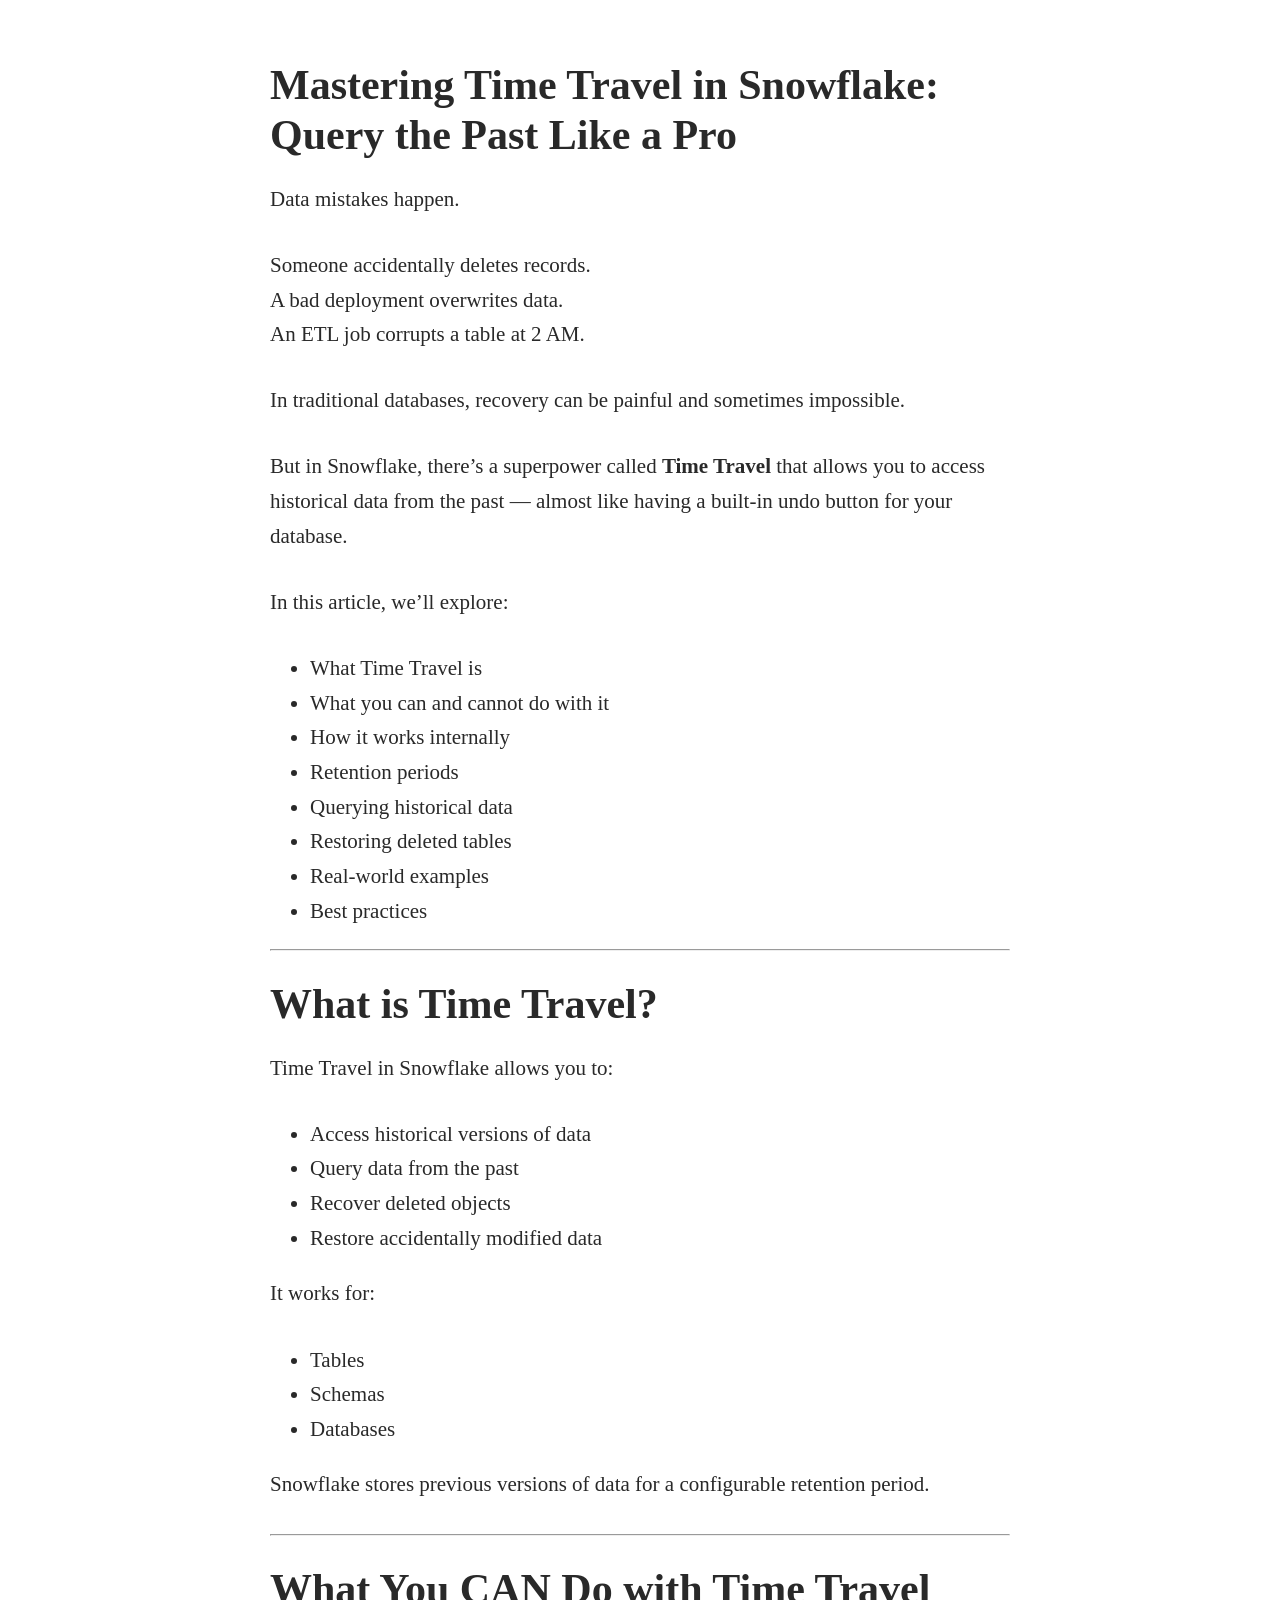
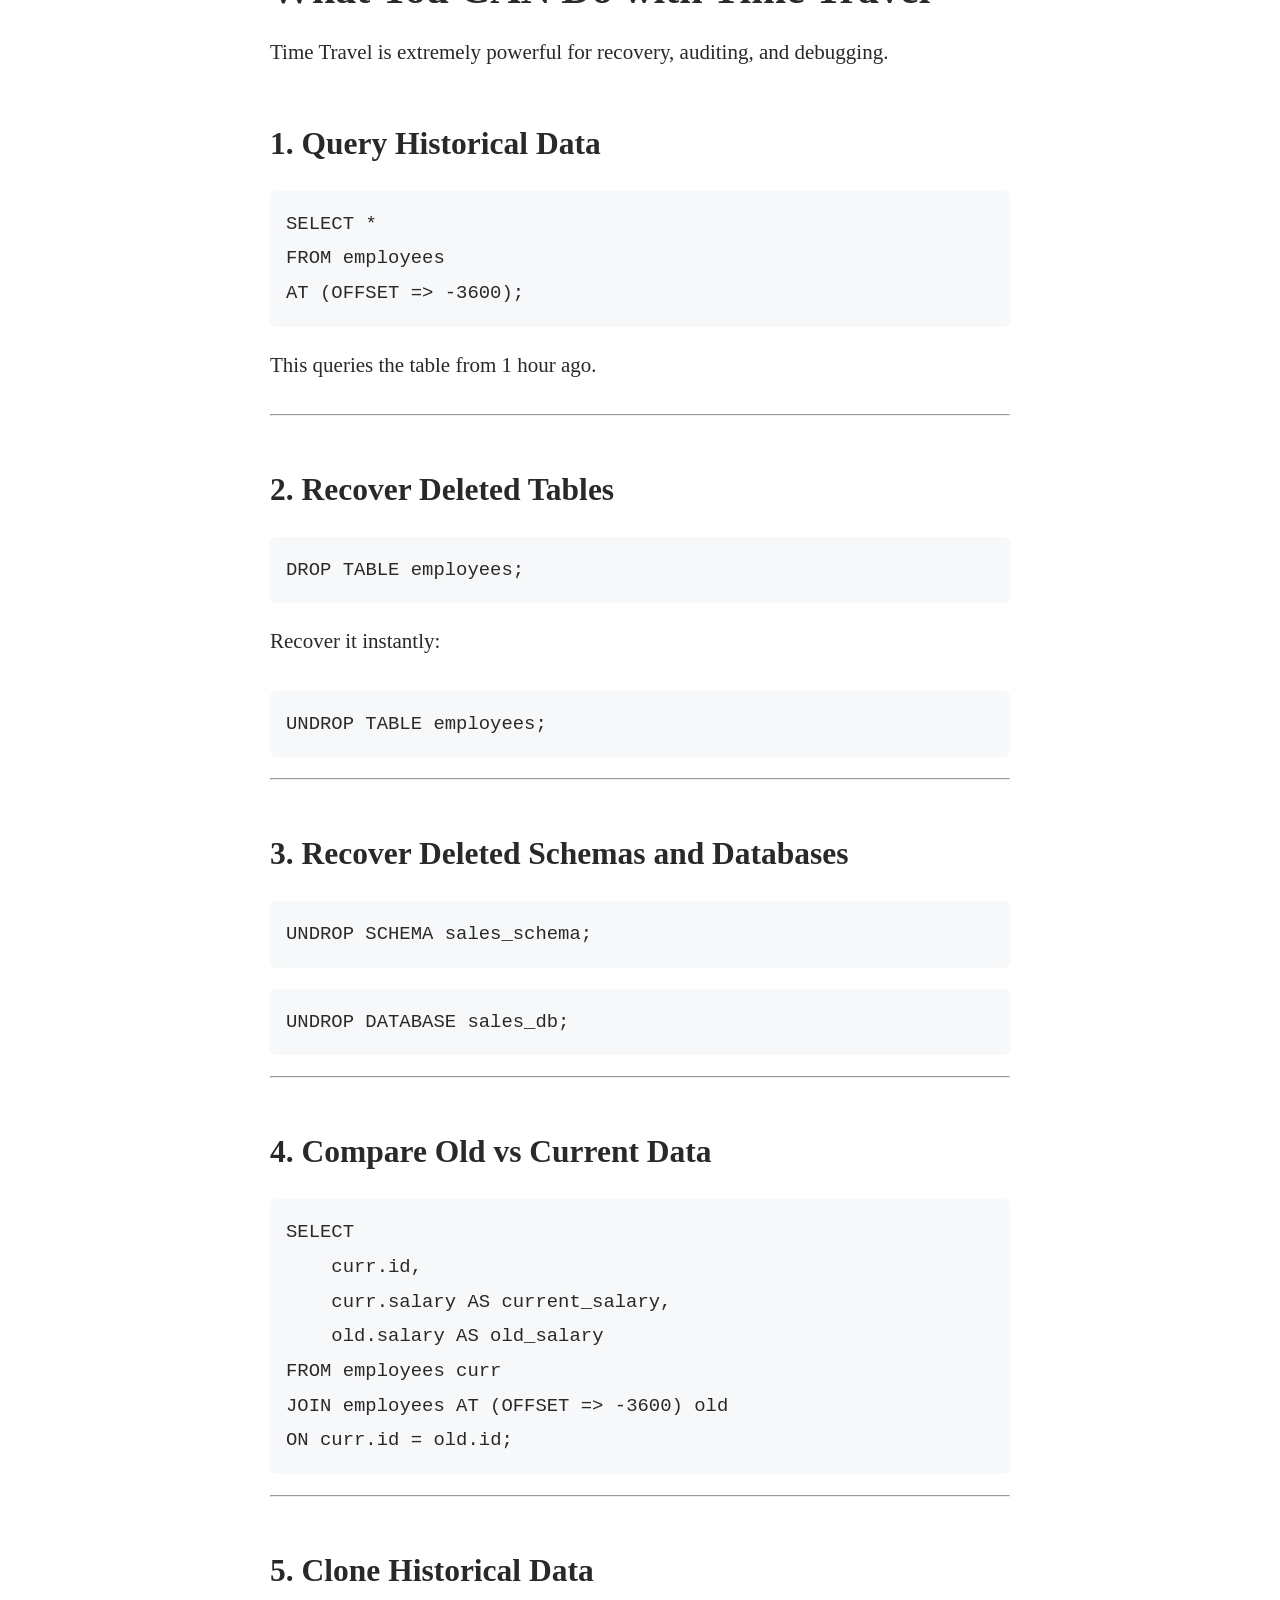
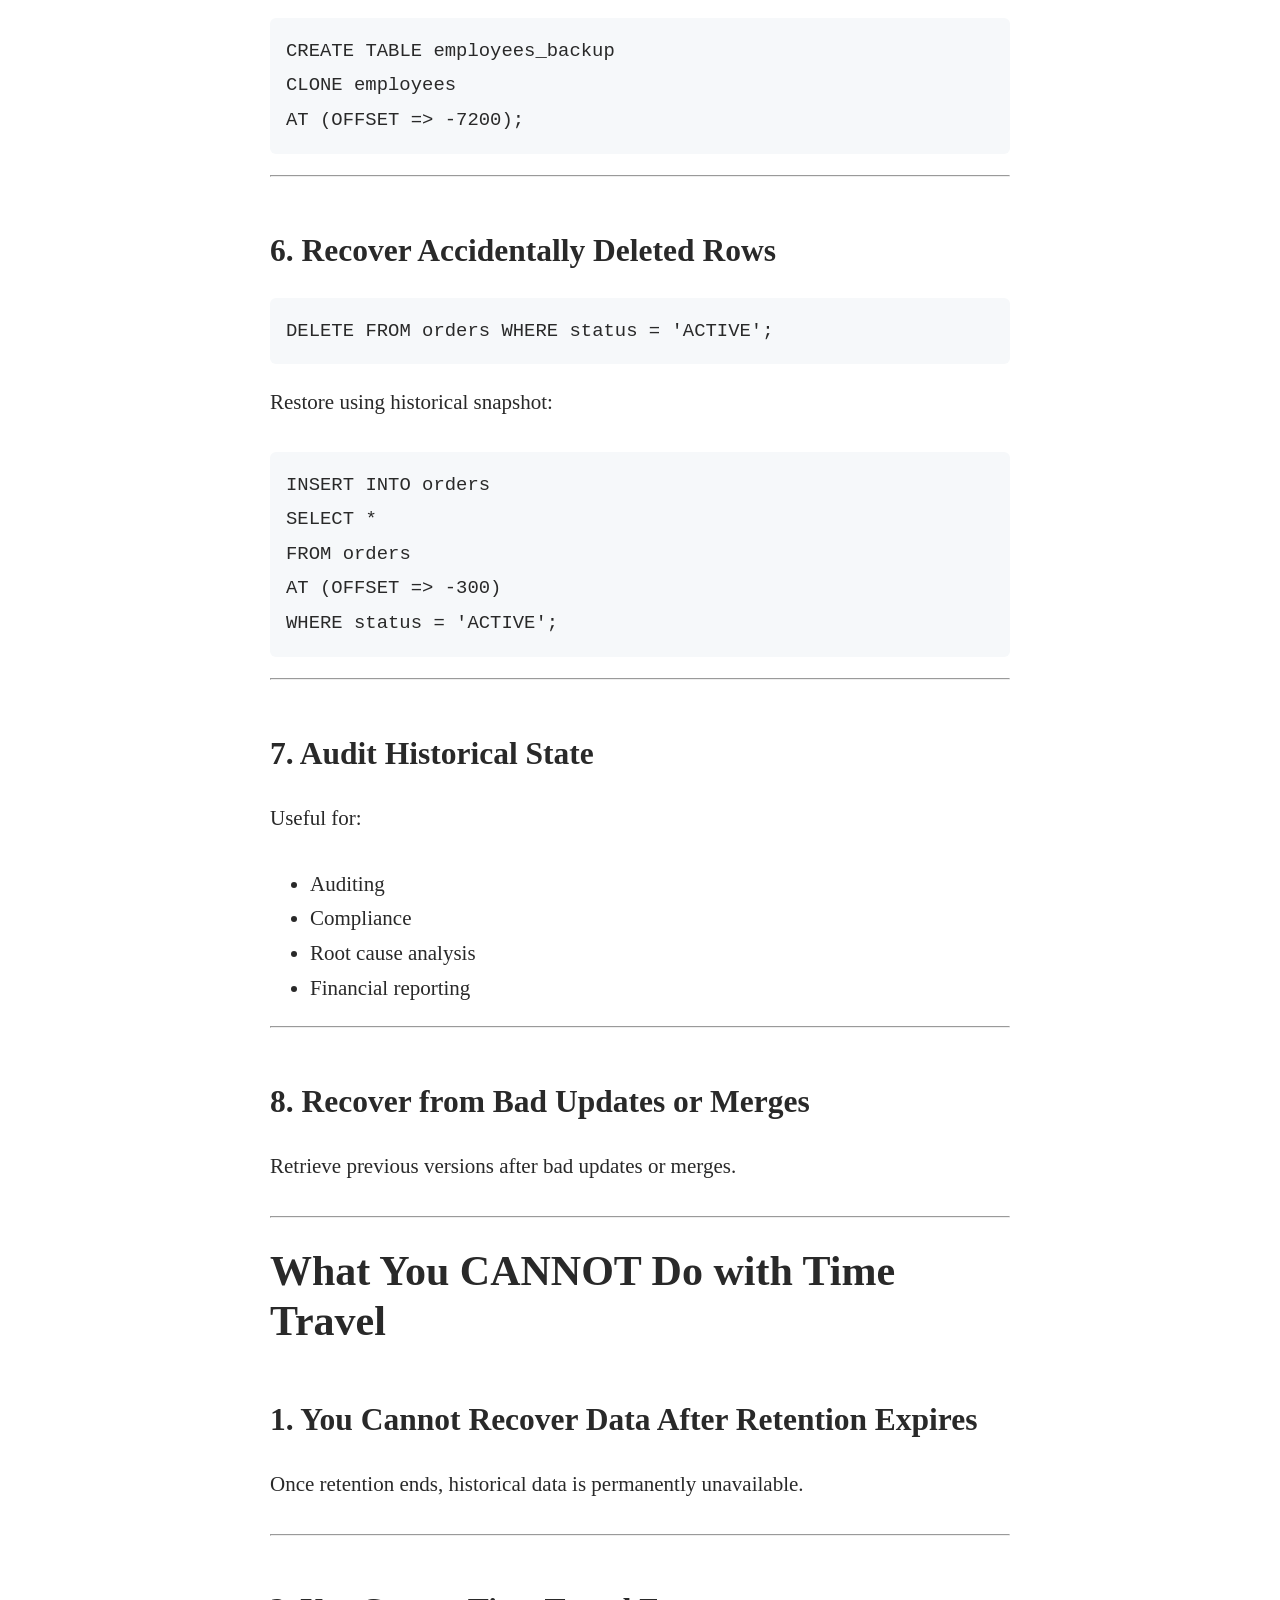
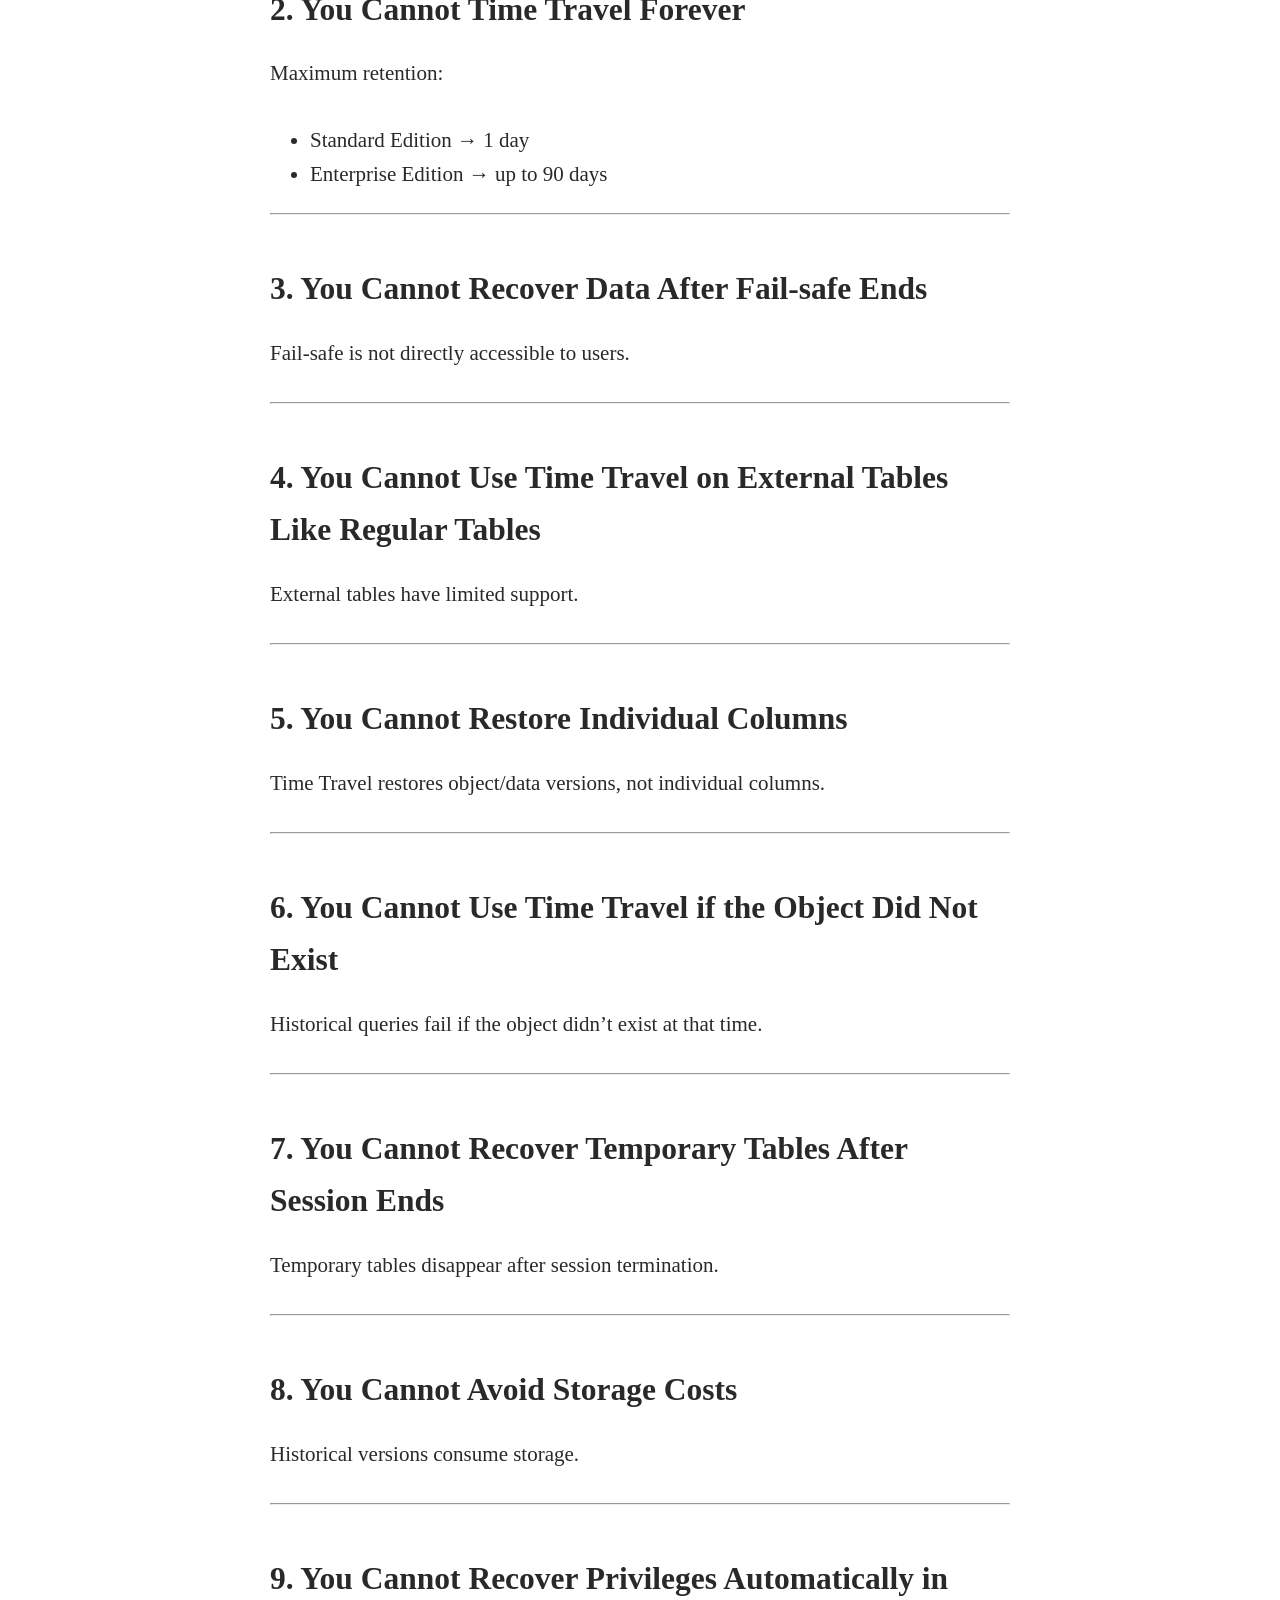
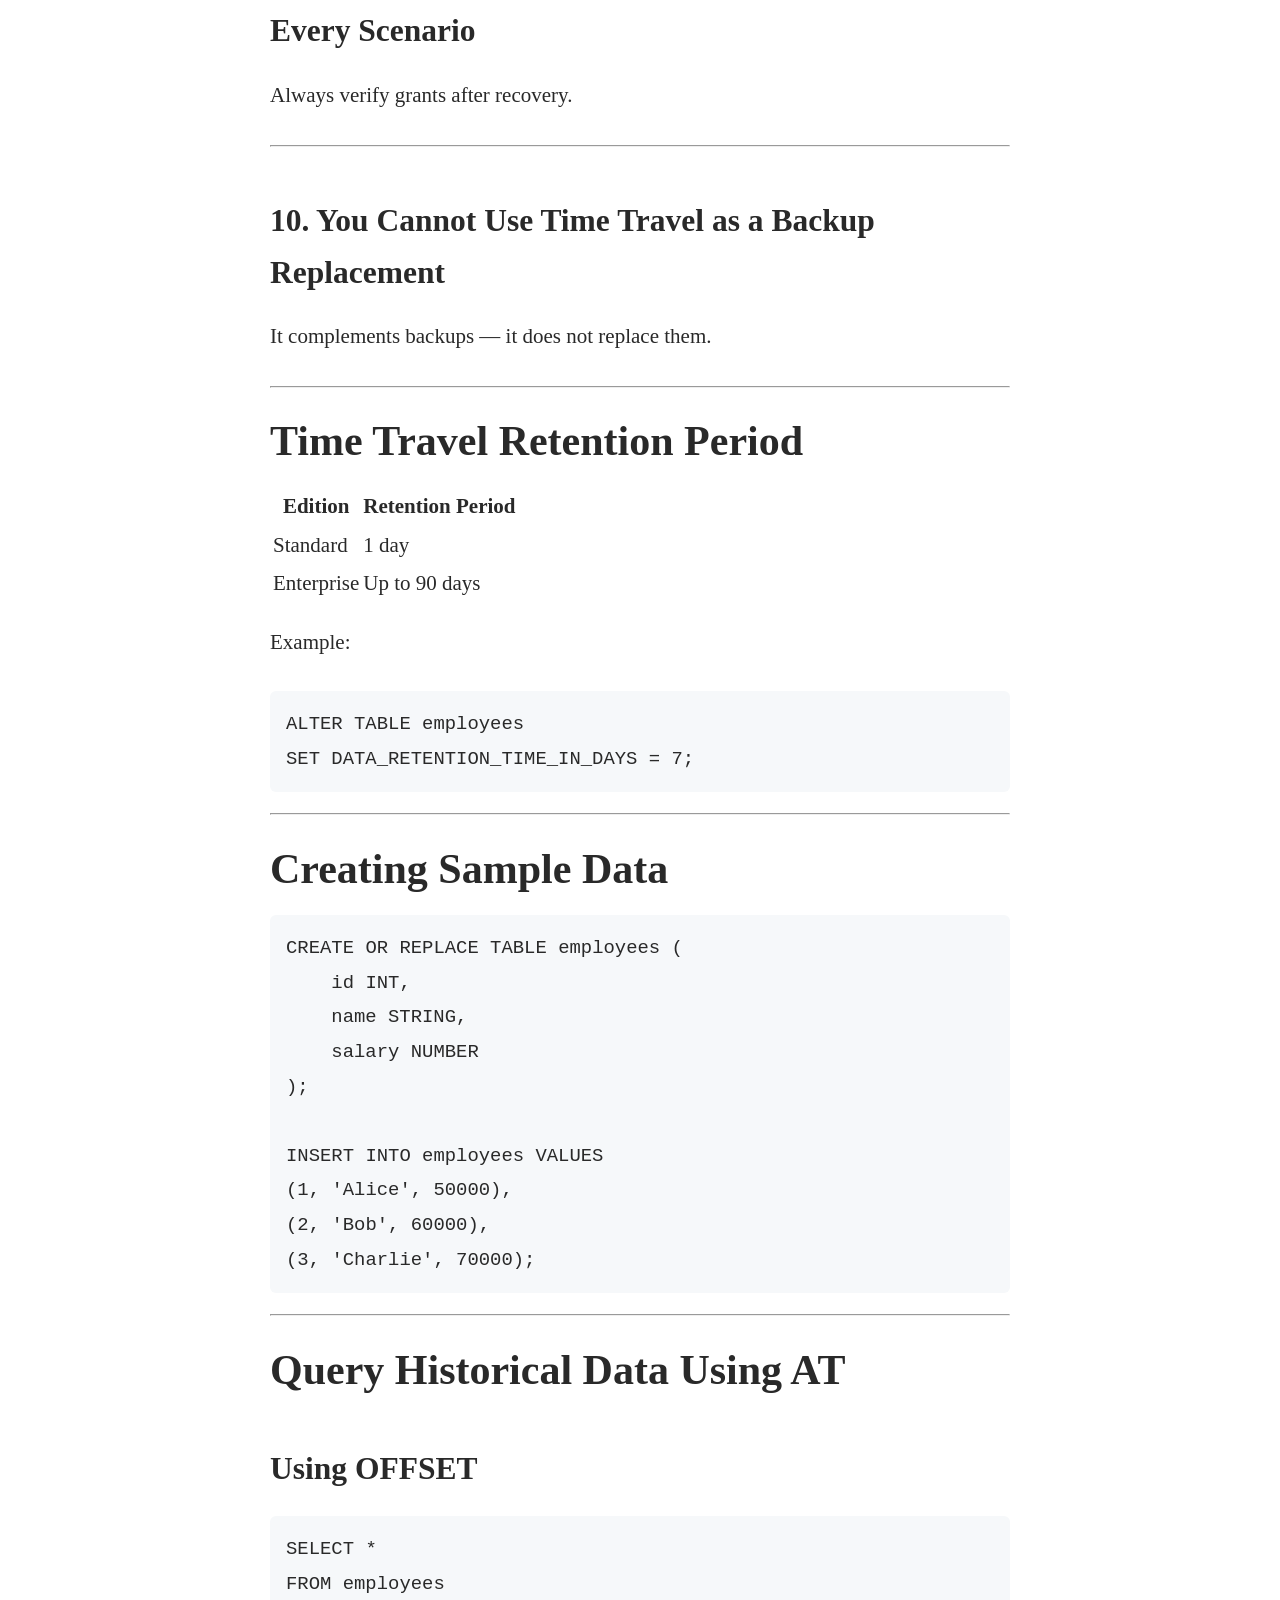
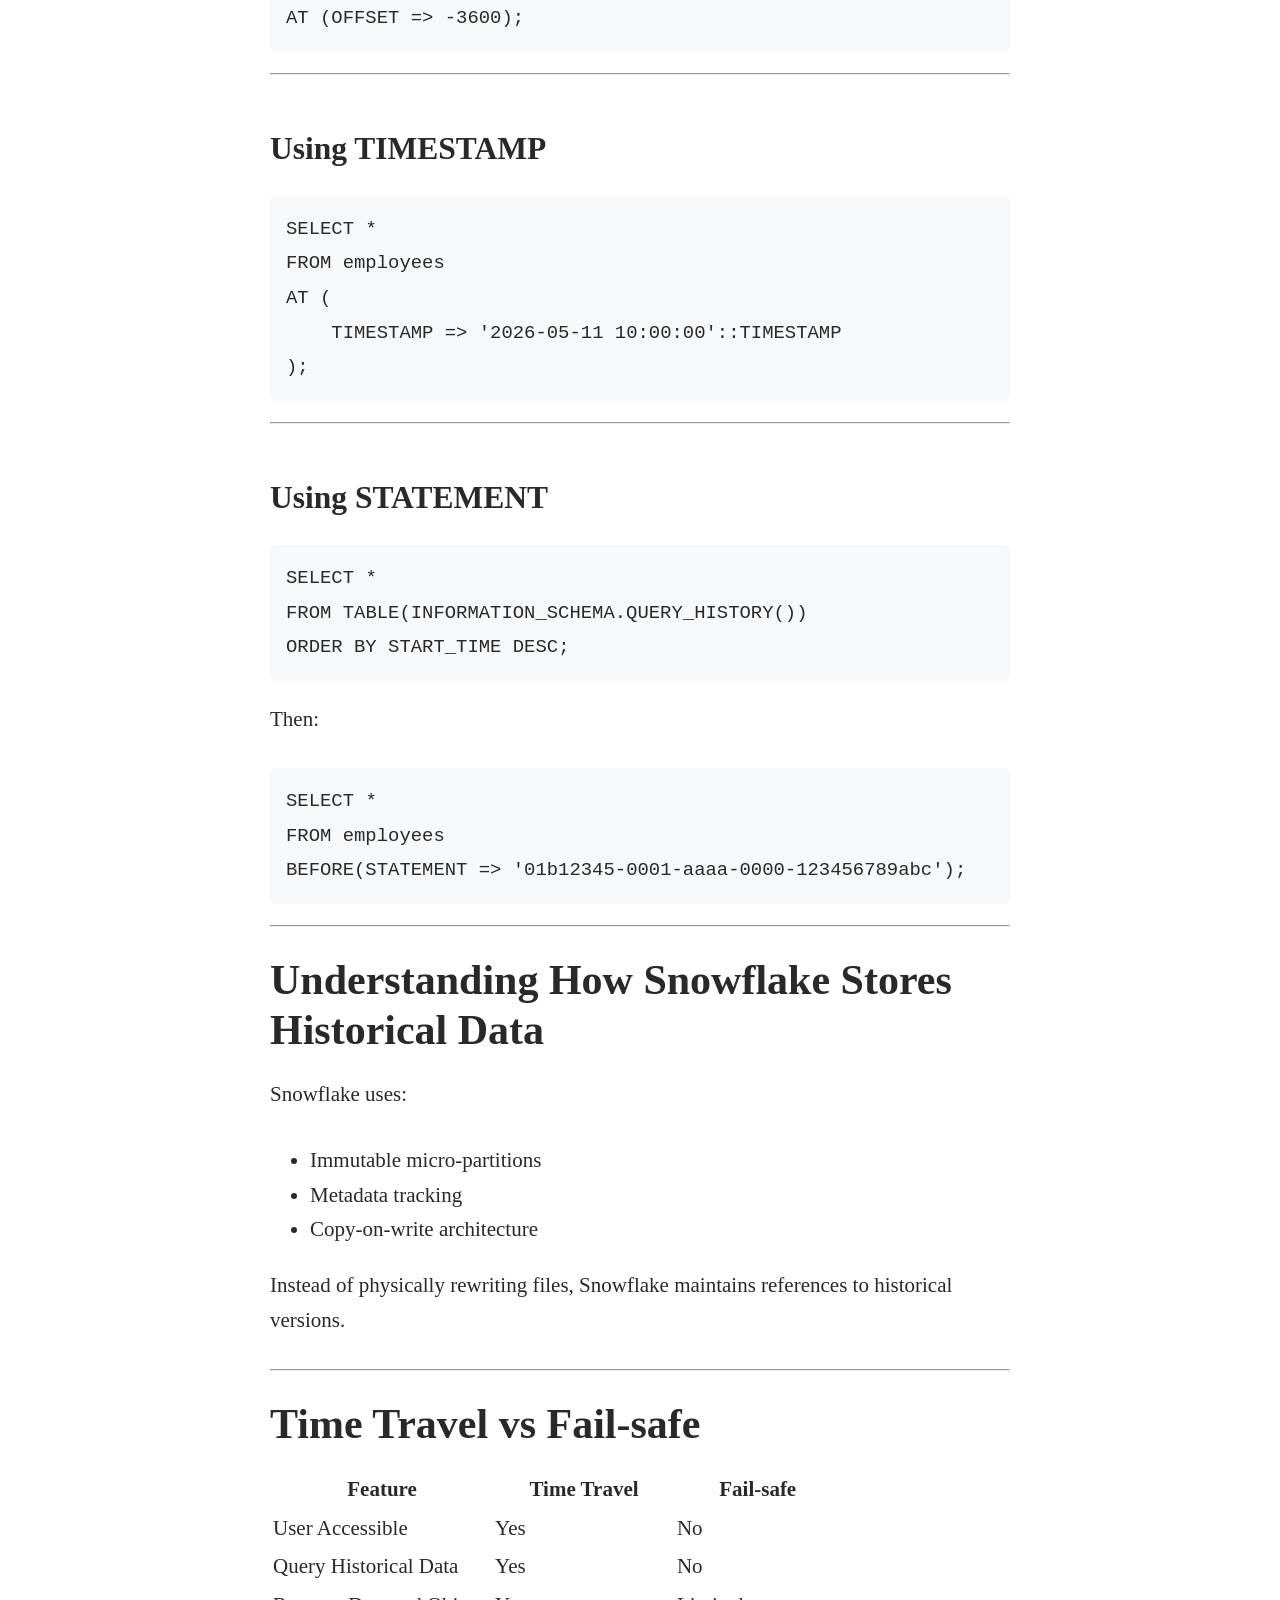
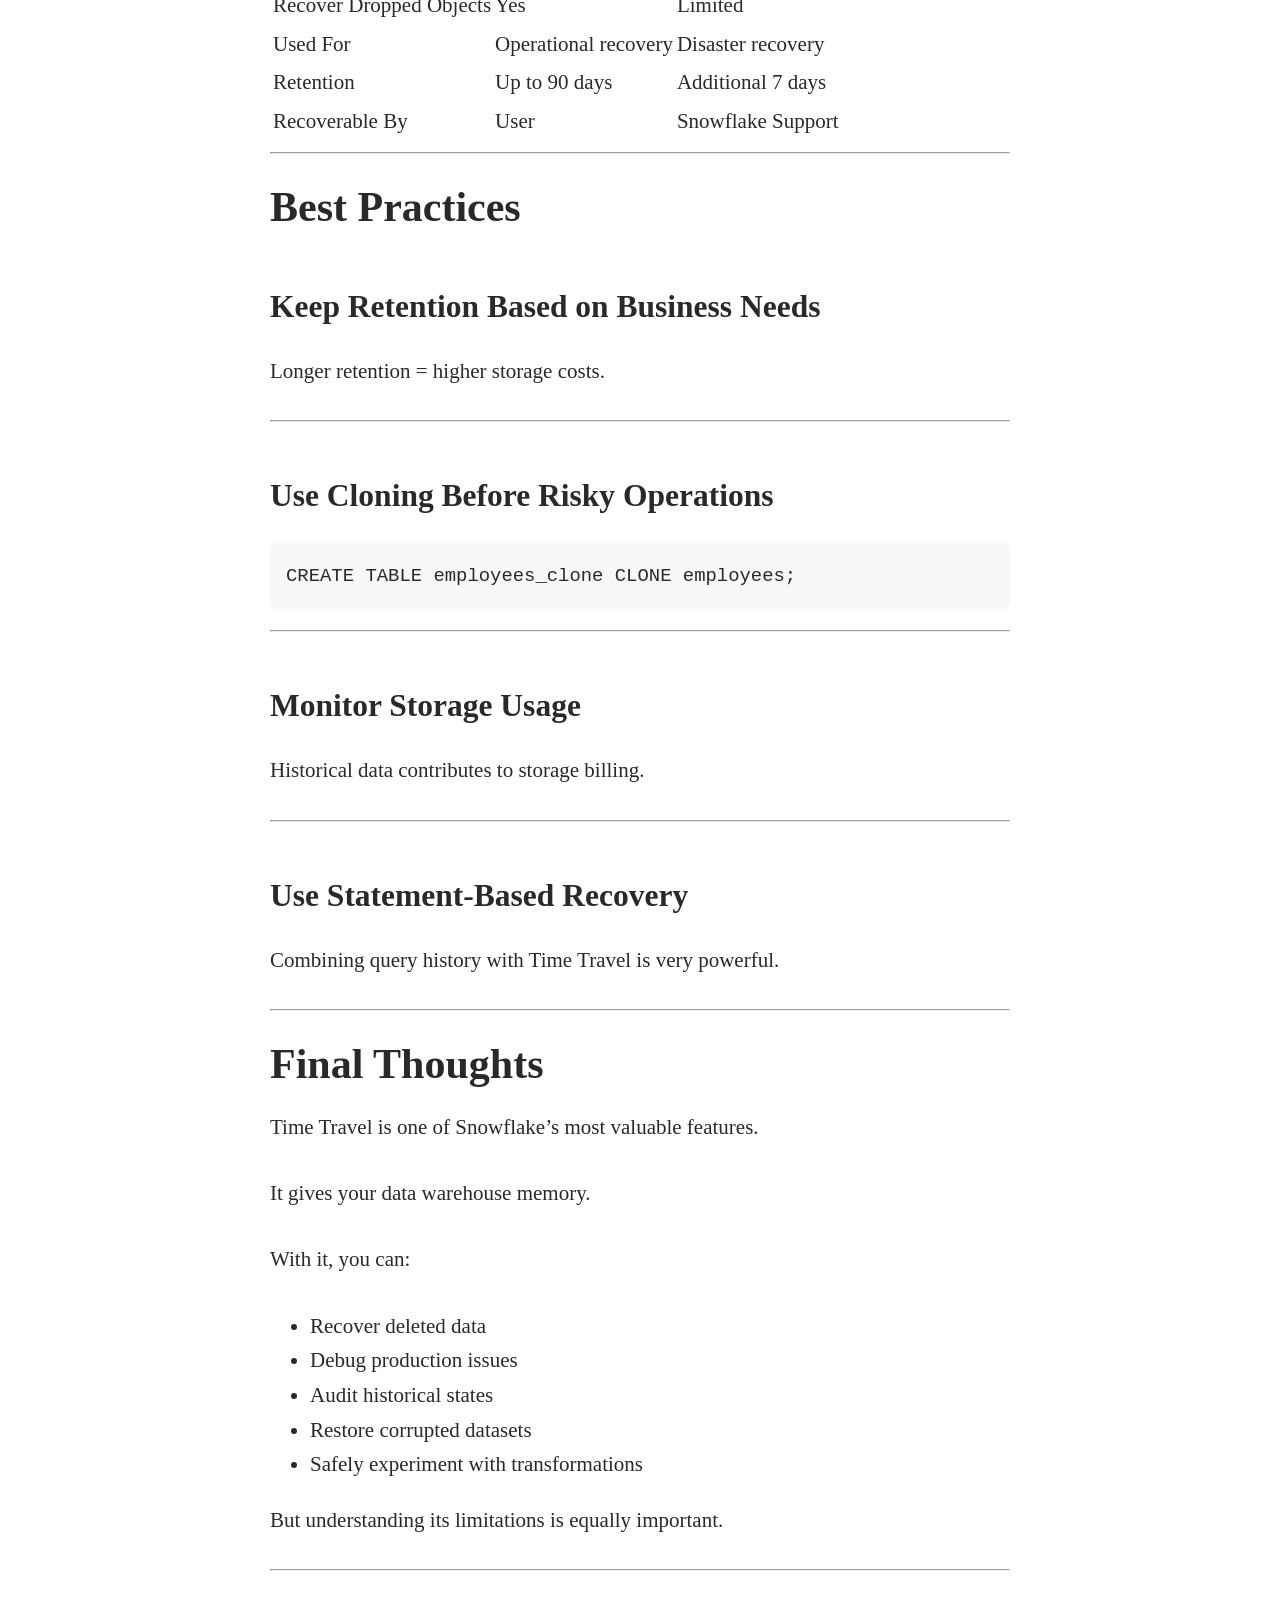
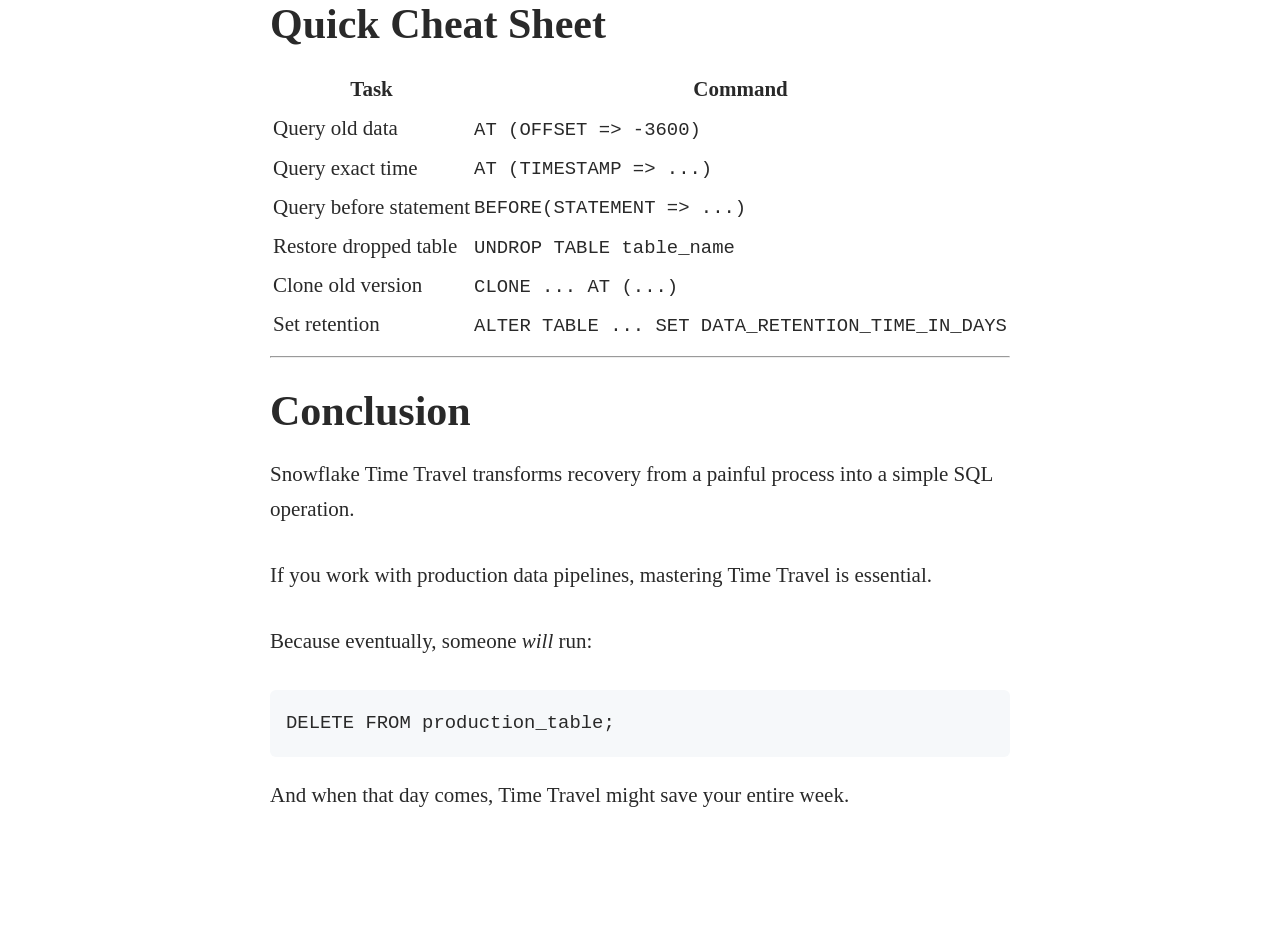
<file: docs/articles/snowflake_timetravel_medium_article.html>
<!DOCTYPE html>
<html>
<head>
    <meta charset="utf-8">
    <title></title>
    <link rel="stylesheet" href="../assets/medium.css">
</head>
<body>

<main>
<h1
id="mastering-time-travel-in-snowflake-query-the-past-like-a-pro">Mastering
Time Travel in Snowflake: Query the Past Like a Pro</h1>
<p>Data mistakes happen.</p>
<p>Someone accidentally deletes records.<br />
A bad deployment overwrites data.<br />
An ETL job corrupts a table at 2 AM.</p>
<p>In traditional databases, recovery can be painful and sometimes
impossible.</p>
<p>But in Snowflake, there’s a superpower called <strong>Time
Travel</strong> that allows you to access historical data from the past
— almost like having a built-in undo button for your database.</p>
<p>In this article, we’ll explore:</p>
<ul>
<li>What Time Travel is</li>
<li>What you can and cannot do with it</li>
<li>How it works internally</li>
<li>Retention periods</li>
<li>Querying historical data</li>
<li>Restoring deleted tables</li>
<li>Real-world examples</li>
<li>Best practices</li>
</ul>
<hr />
<h1 id="what-is-time-travel">What is Time Travel?</h1>
<p>Time Travel in Snowflake allows you to:</p>
<ul>
<li>Access historical versions of data</li>
<li>Query data from the past</li>
<li>Recover deleted objects</li>
<li>Restore accidentally modified data</li>
</ul>
<p>It works for:</p>
<ul>
<li>Tables</li>
<li>Schemas</li>
<li>Databases</li>
</ul>
<p>Snowflake stores previous versions of data for a configurable
retention period.</p>
<hr />
<h1 id="what-you-can-do-with-time-travel">What You CAN Do with Time
Travel</h1>
<p>Time Travel is extremely powerful for recovery, auditing, and
debugging.</p>
<h2 id="query-historical-data">1. Query Historical Data</h2>
<div class="sourceCode" id="cb1"><pre
class="sourceCode sql"><code class="sourceCode sql"><span id="cb1-1"><a href="#cb1-1" aria-hidden="true" tabindex="-1"></a><span class="kw">SELECT</span> <span class="op">*</span></span>
<span id="cb1-2"><a href="#cb1-2" aria-hidden="true" tabindex="-1"></a><span class="kw">FROM</span> employees</span>
<span id="cb1-3"><a href="#cb1-3" aria-hidden="true" tabindex="-1"></a><span class="kw">AT</span> (OFFSET <span class="op">=&gt;</span> <span class="op">-</span><span class="dv">3600</span>);</span></code></pre></div>
<p>This queries the table from 1 hour ago.</p>
<hr />
<h2 id="recover-deleted-tables">2. Recover Deleted Tables</h2>
<div class="sourceCode" id="cb2"><pre
class="sourceCode sql"><code class="sourceCode sql"><span id="cb2-1"><a href="#cb2-1" aria-hidden="true" tabindex="-1"></a><span class="kw">DROP</span> <span class="kw">TABLE</span> employees;</span></code></pre></div>
<p>Recover it instantly:</p>
<div class="sourceCode" id="cb3"><pre
class="sourceCode sql"><code class="sourceCode sql"><span id="cb3-1"><a href="#cb3-1" aria-hidden="true" tabindex="-1"></a>UNDROP <span class="kw">TABLE</span> employees;</span></code></pre></div>
<hr />
<h2 id="recover-deleted-schemas-and-databases">3. Recover Deleted
Schemas and Databases</h2>
<div class="sourceCode" id="cb4"><pre
class="sourceCode sql"><code class="sourceCode sql"><span id="cb4-1"><a href="#cb4-1" aria-hidden="true" tabindex="-1"></a>UNDROP <span class="kw">SCHEMA</span> sales_schema;</span></code></pre></div>
<div class="sourceCode" id="cb5"><pre
class="sourceCode sql"><code class="sourceCode sql"><span id="cb5-1"><a href="#cb5-1" aria-hidden="true" tabindex="-1"></a>UNDROP <span class="kw">DATABASE</span> sales_db;</span></code></pre></div>
<hr />
<h2 id="compare-old-vs-current-data">4. Compare Old vs Current Data</h2>
<div class="sourceCode" id="cb6"><pre
class="sourceCode sql"><code class="sourceCode sql"><span id="cb6-1"><a href="#cb6-1" aria-hidden="true" tabindex="-1"></a><span class="kw">SELECT</span></span>
<span id="cb6-2"><a href="#cb6-2" aria-hidden="true" tabindex="-1"></a>    curr.<span class="kw">id</span>,</span>
<span id="cb6-3"><a href="#cb6-3" aria-hidden="true" tabindex="-1"></a>    curr.salary <span class="kw">AS</span> current_salary,</span>
<span id="cb6-4"><a href="#cb6-4" aria-hidden="true" tabindex="-1"></a>    <span class="kw">old</span>.salary <span class="kw">AS</span> old_salary</span>
<span id="cb6-5"><a href="#cb6-5" aria-hidden="true" tabindex="-1"></a><span class="kw">FROM</span> employees curr</span>
<span id="cb6-6"><a href="#cb6-6" aria-hidden="true" tabindex="-1"></a><span class="kw">JOIN</span> employees <span class="kw">AT</span> (OFFSET <span class="op">=&gt;</span> <span class="op">-</span><span class="dv">3600</span>) <span class="kw">old</span></span>
<span id="cb6-7"><a href="#cb6-7" aria-hidden="true" tabindex="-1"></a><span class="kw">ON</span> curr.<span class="kw">id</span> <span class="op">=</span> <span class="kw">old</span>.<span class="kw">id</span>;</span></code></pre></div>
<hr />
<h2 id="clone-historical-data">5. Clone Historical Data</h2>
<div class="sourceCode" id="cb7"><pre
class="sourceCode sql"><code class="sourceCode sql"><span id="cb7-1"><a href="#cb7-1" aria-hidden="true" tabindex="-1"></a><span class="kw">CREATE</span> <span class="kw">TABLE</span> employees_backup</span>
<span id="cb7-2"><a href="#cb7-2" aria-hidden="true" tabindex="-1"></a><span class="kw">CLONE</span> employees</span>
<span id="cb7-3"><a href="#cb7-3" aria-hidden="true" tabindex="-1"></a><span class="kw">AT</span> (OFFSET <span class="op">=&gt;</span> <span class="op">-</span><span class="dv">7200</span>);</span></code></pre></div>
<hr />
<h2 id="recover-accidentally-deleted-rows">6. Recover Accidentally
Deleted Rows</h2>
<div class="sourceCode" id="cb8"><pre
class="sourceCode sql"><code class="sourceCode sql"><span id="cb8-1"><a href="#cb8-1" aria-hidden="true" tabindex="-1"></a><span class="kw">DELETE</span> <span class="kw">FROM</span> orders <span class="kw">WHERE</span> status <span class="op">=</span> <span class="st">&#39;ACTIVE&#39;</span>;</span></code></pre></div>
<p>Restore using historical snapshot:</p>
<div class="sourceCode" id="cb9"><pre
class="sourceCode sql"><code class="sourceCode sql"><span id="cb9-1"><a href="#cb9-1" aria-hidden="true" tabindex="-1"></a><span class="kw">INSERT</span> <span class="kw">INTO</span> orders</span>
<span id="cb9-2"><a href="#cb9-2" aria-hidden="true" tabindex="-1"></a><span class="kw">SELECT</span> <span class="op">*</span></span>
<span id="cb9-3"><a href="#cb9-3" aria-hidden="true" tabindex="-1"></a><span class="kw">FROM</span> orders</span>
<span id="cb9-4"><a href="#cb9-4" aria-hidden="true" tabindex="-1"></a><span class="kw">AT</span> (OFFSET <span class="op">=&gt;</span> <span class="op">-</span><span class="dv">300</span>)</span>
<span id="cb9-5"><a href="#cb9-5" aria-hidden="true" tabindex="-1"></a><span class="kw">WHERE</span> status <span class="op">=</span> <span class="st">&#39;ACTIVE&#39;</span>;</span></code></pre></div>
<hr />
<h2 id="audit-historical-state">7. Audit Historical State</h2>
<p>Useful for:</p>
<ul>
<li>Auditing</li>
<li>Compliance</li>
<li>Root cause analysis</li>
<li>Financial reporting</li>
</ul>
<hr />
<h2 id="recover-from-bad-updates-or-merges">8. Recover from Bad Updates
or Merges</h2>
<p>Retrieve previous versions after bad updates or merges.</p>
<hr />
<h1 id="what-you-cannot-do-with-time-travel">What You CANNOT Do with
Time Travel</h1>
<h2 id="you-cannot-recover-data-after-retention-expires">1. You Cannot
Recover Data After Retention Expires</h2>
<p>Once retention ends, historical data is permanently unavailable.</p>
<hr />
<h2 id="you-cannot-time-travel-forever">2. You Cannot Time Travel
Forever</h2>
<p>Maximum retention:</p>
<ul>
<li>Standard Edition → 1 day</li>
<li>Enterprise Edition → up to 90 days</li>
</ul>
<hr />
<h2 id="you-cannot-recover-data-after-fail-safe-ends">3. You Cannot
Recover Data After Fail-safe Ends</h2>
<p>Fail-safe is not directly accessible to users.</p>
<hr />
<h2
id="you-cannot-use-time-travel-on-external-tables-like-regular-tables">4.
You Cannot Use Time Travel on External Tables Like Regular Tables</h2>
<p>External tables have limited support.</p>
<hr />
<h2 id="you-cannot-restore-individual-columns">5. You Cannot Restore
Individual Columns</h2>
<p>Time Travel restores object/data versions, not individual
columns.</p>
<hr />
<h2 id="you-cannot-use-time-travel-if-the-object-did-not-exist">6. You
Cannot Use Time Travel if the Object Did Not Exist</h2>
<p>Historical queries fail if the object didn’t exist at that time.</p>
<hr />
<h2 id="you-cannot-recover-temporary-tables-after-session-ends">7. You
Cannot Recover Temporary Tables After Session Ends</h2>
<p>Temporary tables disappear after session termination.</p>
<hr />
<h2 id="you-cannot-avoid-storage-costs">8. You Cannot Avoid Storage
Costs</h2>
<p>Historical versions consume storage.</p>
<hr />
<h2
id="you-cannot-recover-privileges-automatically-in-every-scenario">9.
You Cannot Recover Privileges Automatically in Every Scenario</h2>
<p>Always verify grants after recovery.</p>
<hr />
<h2 id="you-cannot-use-time-travel-as-a-backup-replacement">10. You
Cannot Use Time Travel as a Backup Replacement</h2>
<p>It complements backups — it does not replace them.</p>
<hr />
<h1 id="time-travel-retention-period">Time Travel Retention Period</h1>
<table>
<thead>
<tr class="header">
<th>Edition</th>
<th>Retention Period</th>
</tr>
</thead>
<tbody>
<tr class="odd">
<td>Standard</td>
<td>1 day</td>
</tr>
<tr class="even">
<td>Enterprise</td>
<td>Up to 90 days</td>
</tr>
</tbody>
</table>
<p>Example:</p>
<div class="sourceCode" id="cb10"><pre
class="sourceCode sql"><code class="sourceCode sql"><span id="cb10-1"><a href="#cb10-1" aria-hidden="true" tabindex="-1"></a><span class="kw">ALTER</span> <span class="kw">TABLE</span> employees</span>
<span id="cb10-2"><a href="#cb10-2" aria-hidden="true" tabindex="-1"></a><span class="kw">SET</span> DATA_RETENTION_TIME_IN_DAYS <span class="op">=</span> <span class="dv">7</span>;</span></code></pre></div>
<hr />
<h1 id="creating-sample-data">Creating Sample Data</h1>
<div class="sourceCode" id="cb11"><pre
class="sourceCode sql"><code class="sourceCode sql"><span id="cb11-1"><a href="#cb11-1" aria-hidden="true" tabindex="-1"></a><span class="kw">CREATE</span> <span class="kw">OR</span> <span class="kw">REPLACE</span> <span class="kw">TABLE</span> employees (</span>
<span id="cb11-2"><a href="#cb11-2" aria-hidden="true" tabindex="-1"></a>    <span class="kw">id</span> <span class="dt">INT</span>,</span>
<span id="cb11-3"><a href="#cb11-3" aria-hidden="true" tabindex="-1"></a>    name STRING,</span>
<span id="cb11-4"><a href="#cb11-4" aria-hidden="true" tabindex="-1"></a>    salary <span class="dt">NUMBER</span></span>
<span id="cb11-5"><a href="#cb11-5" aria-hidden="true" tabindex="-1"></a>);</span>
<span id="cb11-6"><a href="#cb11-6" aria-hidden="true" tabindex="-1"></a></span>
<span id="cb11-7"><a href="#cb11-7" aria-hidden="true" tabindex="-1"></a><span class="kw">INSERT</span> <span class="kw">INTO</span> employees <span class="kw">VALUES</span></span>
<span id="cb11-8"><a href="#cb11-8" aria-hidden="true" tabindex="-1"></a>(<span class="dv">1</span>, <span class="st">&#39;Alice&#39;</span>, <span class="dv">50000</span>),</span>
<span id="cb11-9"><a href="#cb11-9" aria-hidden="true" tabindex="-1"></a>(<span class="dv">2</span>, <span class="st">&#39;Bob&#39;</span>, <span class="dv">60000</span>),</span>
<span id="cb11-10"><a href="#cb11-10" aria-hidden="true" tabindex="-1"></a>(<span class="dv">3</span>, <span class="st">&#39;Charlie&#39;</span>, <span class="dv">70000</span>);</span></code></pre></div>
<hr />
<h1 id="query-historical-data-using-at">Query Historical Data Using
AT</h1>
<h2 id="using-offset">Using OFFSET</h2>
<div class="sourceCode" id="cb12"><pre
class="sourceCode sql"><code class="sourceCode sql"><span id="cb12-1"><a href="#cb12-1" aria-hidden="true" tabindex="-1"></a><span class="kw">SELECT</span> <span class="op">*</span></span>
<span id="cb12-2"><a href="#cb12-2" aria-hidden="true" tabindex="-1"></a><span class="kw">FROM</span> employees</span>
<span id="cb12-3"><a href="#cb12-3" aria-hidden="true" tabindex="-1"></a><span class="kw">AT</span> (OFFSET <span class="op">=&gt;</span> <span class="op">-</span><span class="dv">3600</span>);</span></code></pre></div>
<hr />
<h2 id="using-timestamp">Using TIMESTAMP</h2>
<div class="sourceCode" id="cb13"><pre
class="sourceCode sql"><code class="sourceCode sql"><span id="cb13-1"><a href="#cb13-1" aria-hidden="true" tabindex="-1"></a><span class="kw">SELECT</span> <span class="op">*</span></span>
<span id="cb13-2"><a href="#cb13-2" aria-hidden="true" tabindex="-1"></a><span class="kw">FROM</span> employees</span>
<span id="cb13-3"><a href="#cb13-3" aria-hidden="true" tabindex="-1"></a><span class="kw">AT</span> (</span>
<span id="cb13-4"><a href="#cb13-4" aria-hidden="true" tabindex="-1"></a>    <span class="dt">TIMESTAMP</span> <span class="op">=&gt;</span> <span class="st">&#39;2026-05-11 10:00:00&#39;</span>:<span class="ch">:TIMESTAMP</span></span>
<span id="cb13-5"><a href="#cb13-5" aria-hidden="true" tabindex="-1"></a>);</span></code></pre></div>
<hr />
<h2 id="using-statement">Using STATEMENT</h2>
<div class="sourceCode" id="cb14"><pre
class="sourceCode sql"><code class="sourceCode sql"><span id="cb14-1"><a href="#cb14-1" aria-hidden="true" tabindex="-1"></a><span class="kw">SELECT</span> <span class="op">*</span></span>
<span id="cb14-2"><a href="#cb14-2" aria-hidden="true" tabindex="-1"></a><span class="kw">FROM</span> <span class="kw">TABLE</span>(INFORMATION_SCHEMA.QUERY_HISTORY())</span>
<span id="cb14-3"><a href="#cb14-3" aria-hidden="true" tabindex="-1"></a><span class="kw">ORDER</span> <span class="kw">BY</span> START_TIME <span class="kw">DESC</span>;</span></code></pre></div>
<p>Then:</p>
<div class="sourceCode" id="cb15"><pre
class="sourceCode sql"><code class="sourceCode sql"><span id="cb15-1"><a href="#cb15-1" aria-hidden="true" tabindex="-1"></a><span class="kw">SELECT</span> <span class="op">*</span></span>
<span id="cb15-2"><a href="#cb15-2" aria-hidden="true" tabindex="-1"></a><span class="kw">FROM</span> employees</span>
<span id="cb15-3"><a href="#cb15-3" aria-hidden="true" tabindex="-1"></a><span class="kw">BEFORE</span>(STATEMENT <span class="op">=&gt;</span> <span class="st">&#39;01b12345-0001-aaaa-0000-123456789abc&#39;</span>);</span></code></pre></div>
<hr />
<h1
id="understanding-how-snowflake-stores-historical-data">Understanding
How Snowflake Stores Historical Data</h1>
<p>Snowflake uses:</p>
<ul>
<li>Immutable micro-partitions</li>
<li>Metadata tracking</li>
<li>Copy-on-write architecture</li>
</ul>
<p>Instead of physically rewriting files, Snowflake maintains references
to historical versions.</p>
<hr />
<h1 id="time-travel-vs-fail-safe">Time Travel vs Fail-safe</h1>
<table>
<thead>
<tr class="header">
<th>Feature</th>
<th>Time Travel</th>
<th>Fail-safe</th>
</tr>
</thead>
<tbody>
<tr class="odd">
<td>User Accessible</td>
<td>Yes</td>
<td>No</td>
</tr>
<tr class="even">
<td>Query Historical Data</td>
<td>Yes</td>
<td>No</td>
</tr>
<tr class="odd">
<td>Recover Dropped Objects</td>
<td>Yes</td>
<td>Limited</td>
</tr>
<tr class="even">
<td>Used For</td>
<td>Operational recovery</td>
<td>Disaster recovery</td>
</tr>
<tr class="odd">
<td>Retention</td>
<td>Up to 90 days</td>
<td>Additional 7 days</td>
</tr>
<tr class="even">
<td>Recoverable By</td>
<td>User</td>
<td>Snowflake Support</td>
</tr>
</tbody>
</table>
<hr />
<h1 id="best-practices">Best Practices</h1>
<h2 id="keep-retention-based-on-business-needs">Keep Retention Based on
Business Needs</h2>
<p>Longer retention = higher storage costs.</p>
<hr />
<h2 id="use-cloning-before-risky-operations">Use Cloning Before Risky
Operations</h2>
<div class="sourceCode" id="cb16"><pre
class="sourceCode sql"><code class="sourceCode sql"><span id="cb16-1"><a href="#cb16-1" aria-hidden="true" tabindex="-1"></a><span class="kw">CREATE</span> <span class="kw">TABLE</span> employees_clone <span class="kw">CLONE</span> employees;</span></code></pre></div>
<hr />
<h2 id="monitor-storage-usage">Monitor Storage Usage</h2>
<p>Historical data contributes to storage billing.</p>
<hr />
<h2 id="use-statement-based-recovery">Use Statement-Based Recovery</h2>
<p>Combining query history with Time Travel is very powerful.</p>
<hr />
<h1 id="final-thoughts">Final Thoughts</h1>
<p>Time Travel is one of Snowflake’s most valuable features.</p>
<p>It gives your data warehouse memory.</p>
<p>With it, you can:</p>
<ul>
<li>Recover deleted data</li>
<li>Debug production issues</li>
<li>Audit historical states</li>
<li>Restore corrupted datasets</li>
<li>Safely experiment with transformations</li>
</ul>
<p>But understanding its limitations is equally important.</p>
<hr />
<h1 id="quick-cheat-sheet">Quick Cheat Sheet</h1>
<table>
<thead>
<tr class="header">
<th>Task</th>
<th>Command</th>
</tr>
</thead>
<tbody>
<tr class="odd">
<td>Query old data</td>
<td><code>AT (OFFSET =&gt; -3600)</code></td>
</tr>
<tr class="even">
<td>Query exact time</td>
<td><code>AT (TIMESTAMP =&gt; ...)</code></td>
</tr>
<tr class="odd">
<td>Query before statement</td>
<td><code>BEFORE(STATEMENT =&gt; ...)</code></td>
</tr>
<tr class="even">
<td>Restore dropped table</td>
<td><code>UNDROP TABLE table_name</code></td>
</tr>
<tr class="odd">
<td>Clone old version</td>
<td><code>CLONE ... AT (...)</code></td>
</tr>
<tr class="even">
<td>Set retention</td>
<td><code>ALTER TABLE ... SET DATA_RETENTION_TIME_IN_DAYS</code></td>
</tr>
</tbody>
</table>
<hr />
<h1 id="conclusion">Conclusion</h1>
<p>Snowflake Time Travel transforms recovery from a painful process into
a simple SQL operation.</p>
<p>If you work with production data pipelines, mastering Time Travel is
essential.</p>
<p>Because eventually, someone <em>will</em> run:</p>
<div class="sourceCode" id="cb17"><pre
class="sourceCode sql"><code class="sourceCode sql"><span id="cb17-1"><a href="#cb17-1" aria-hidden="true" tabindex="-1"></a><span class="kw">DELETE</span> <span class="kw">FROM</span> production_table;</span></code></pre></div>
<p>And when that day comes, Time Travel might save your entire week.</p>
</main>

</body>
</html>
</file>
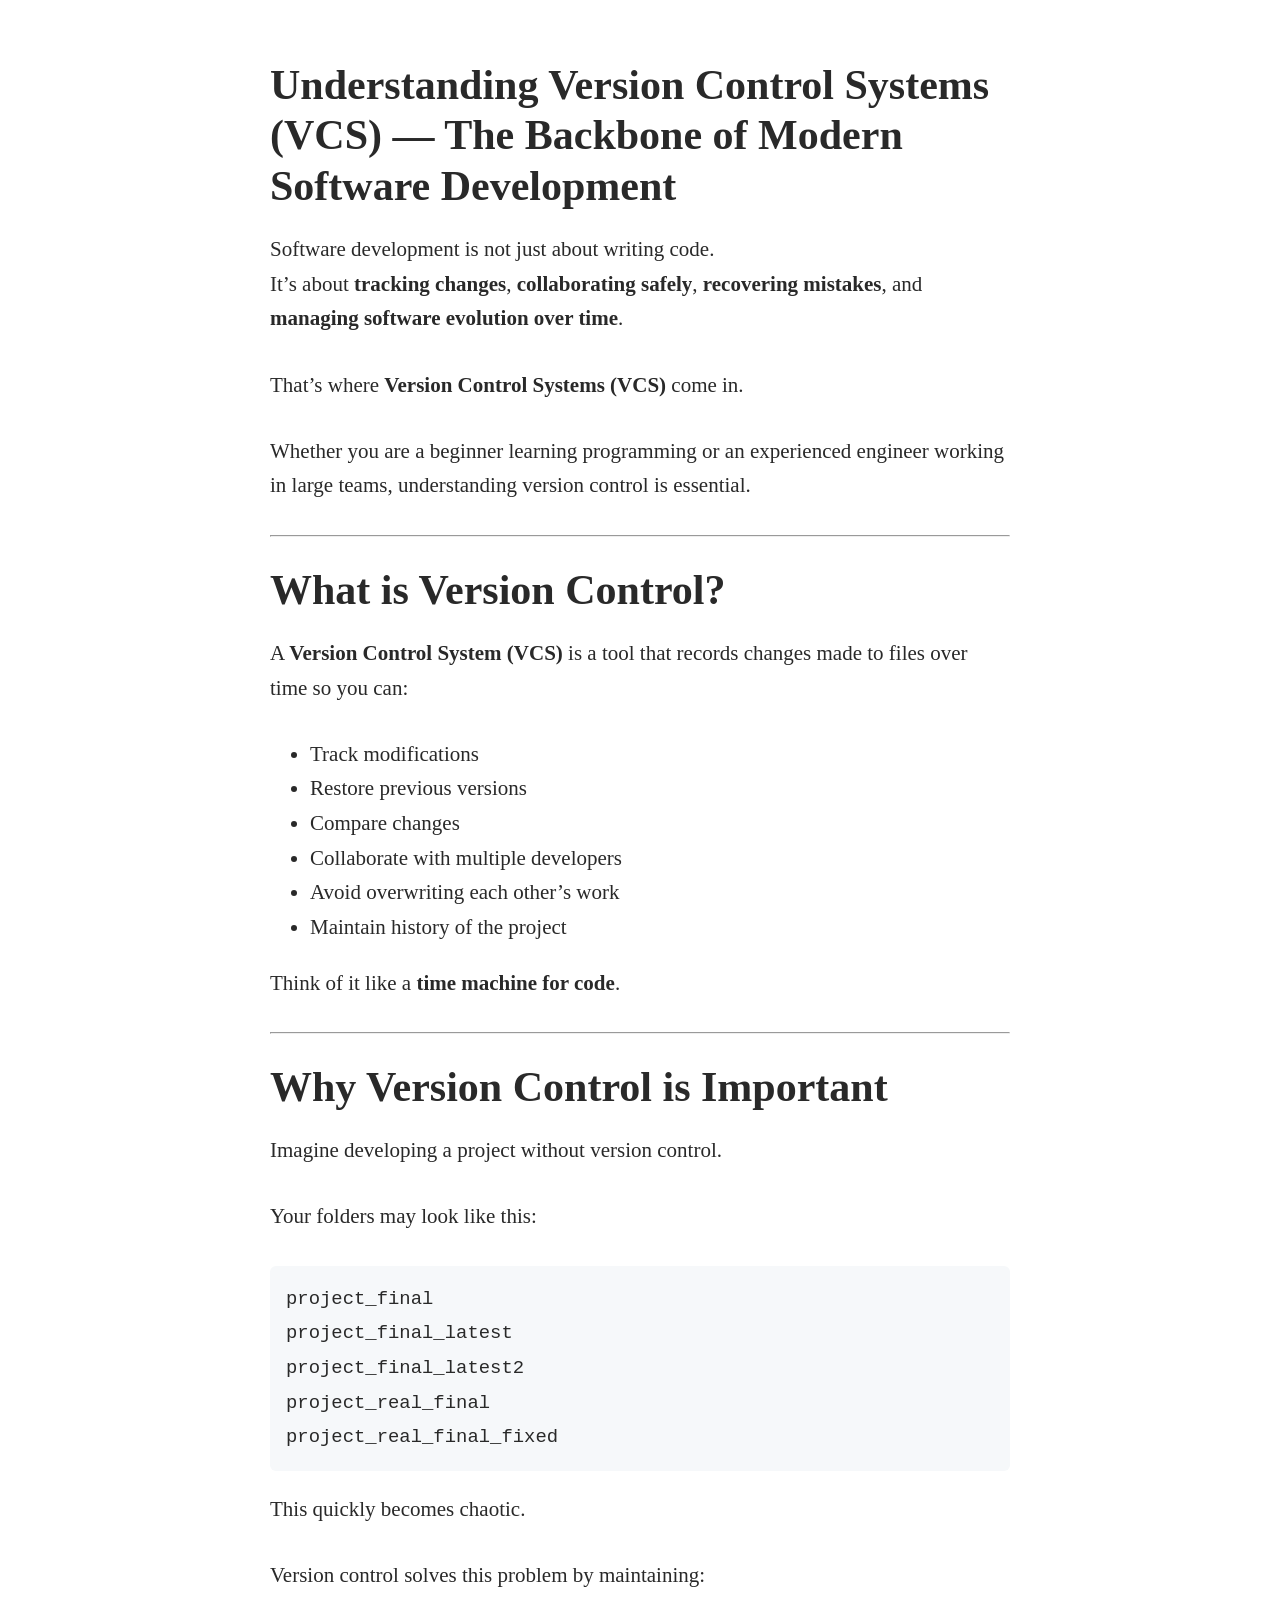
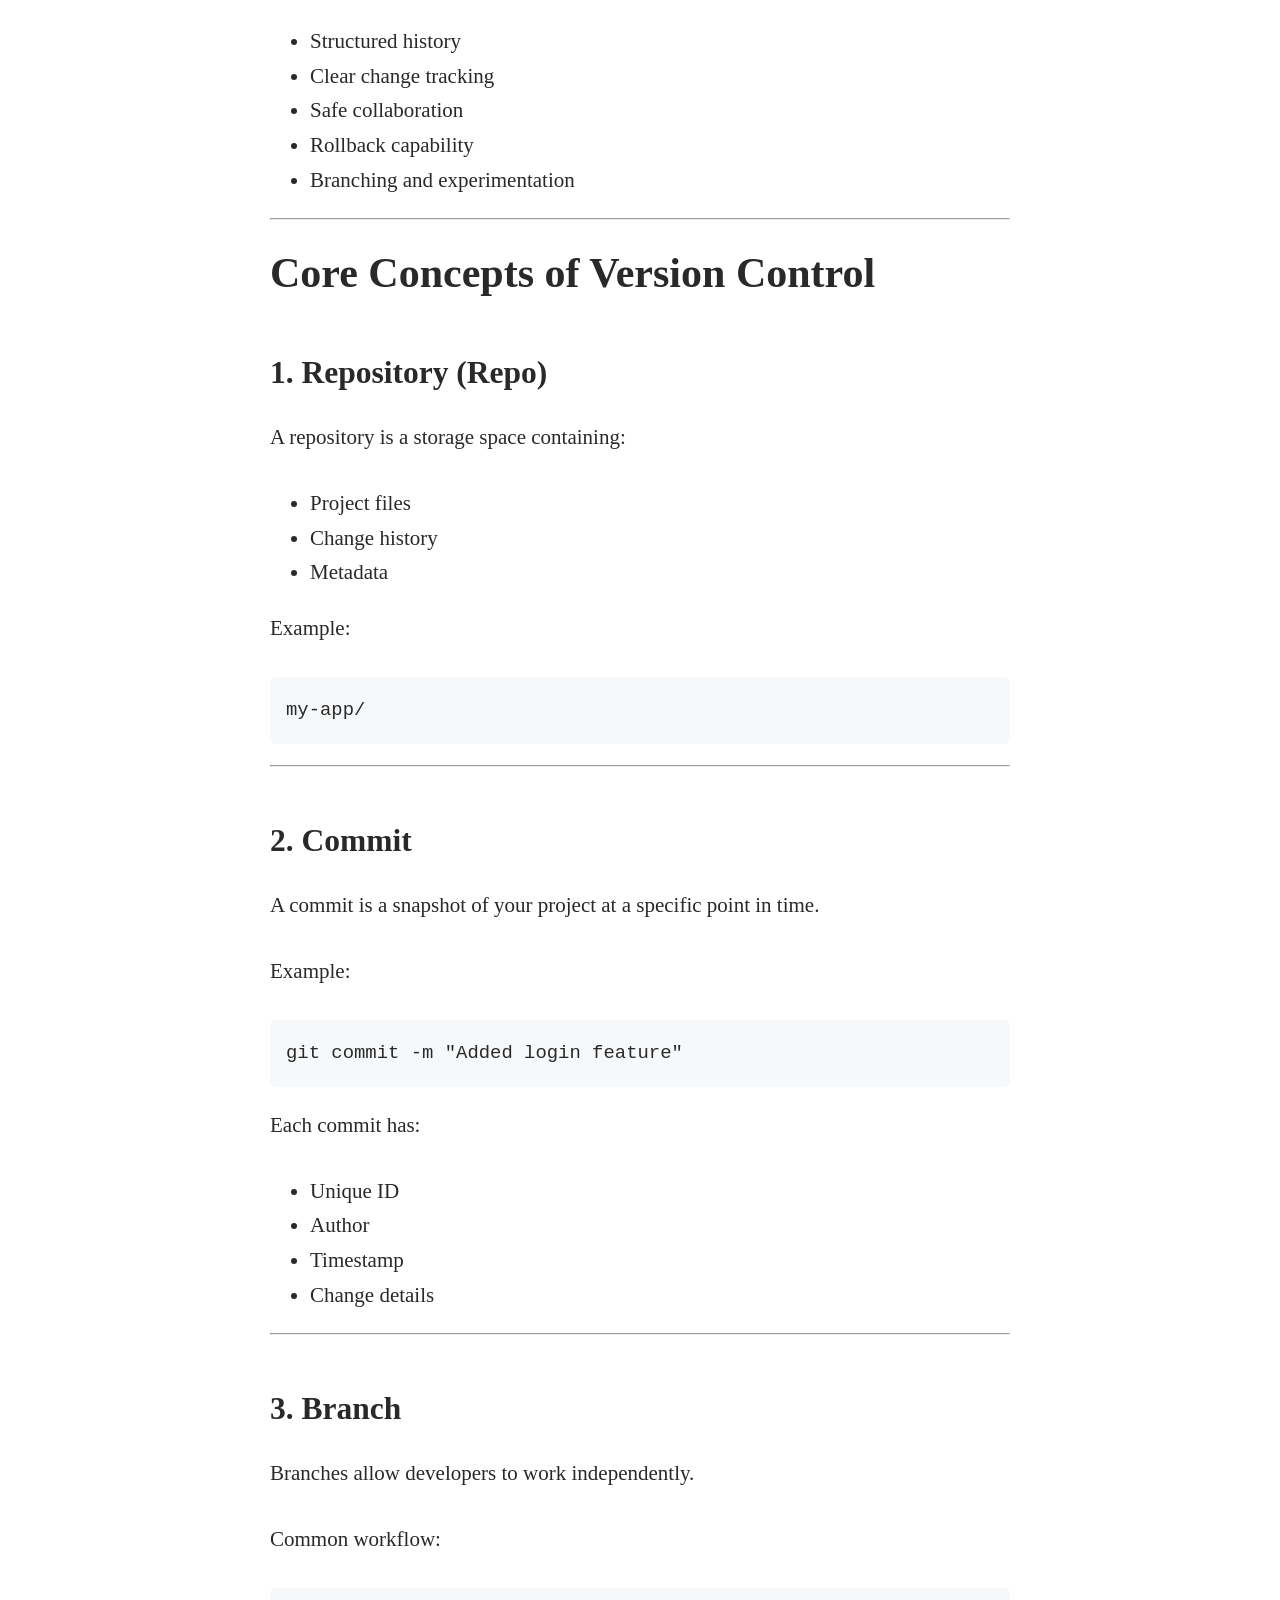
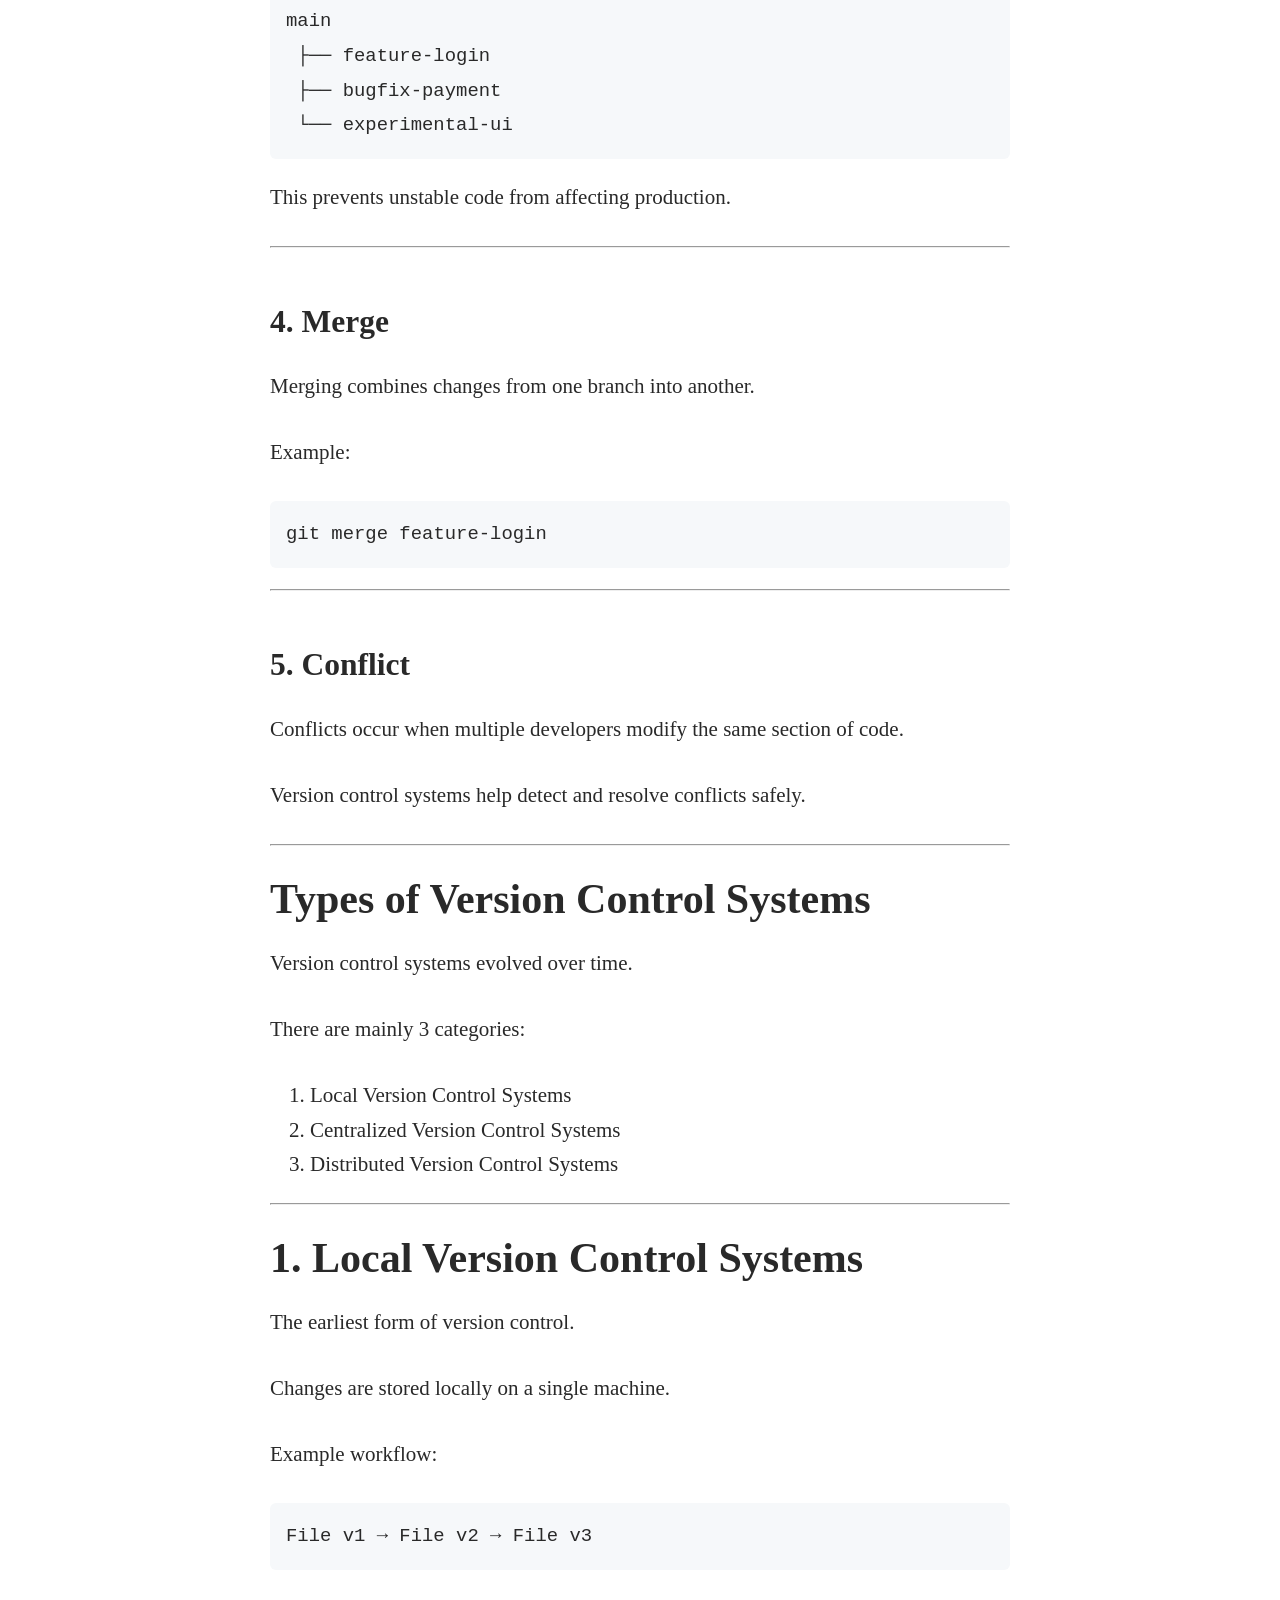
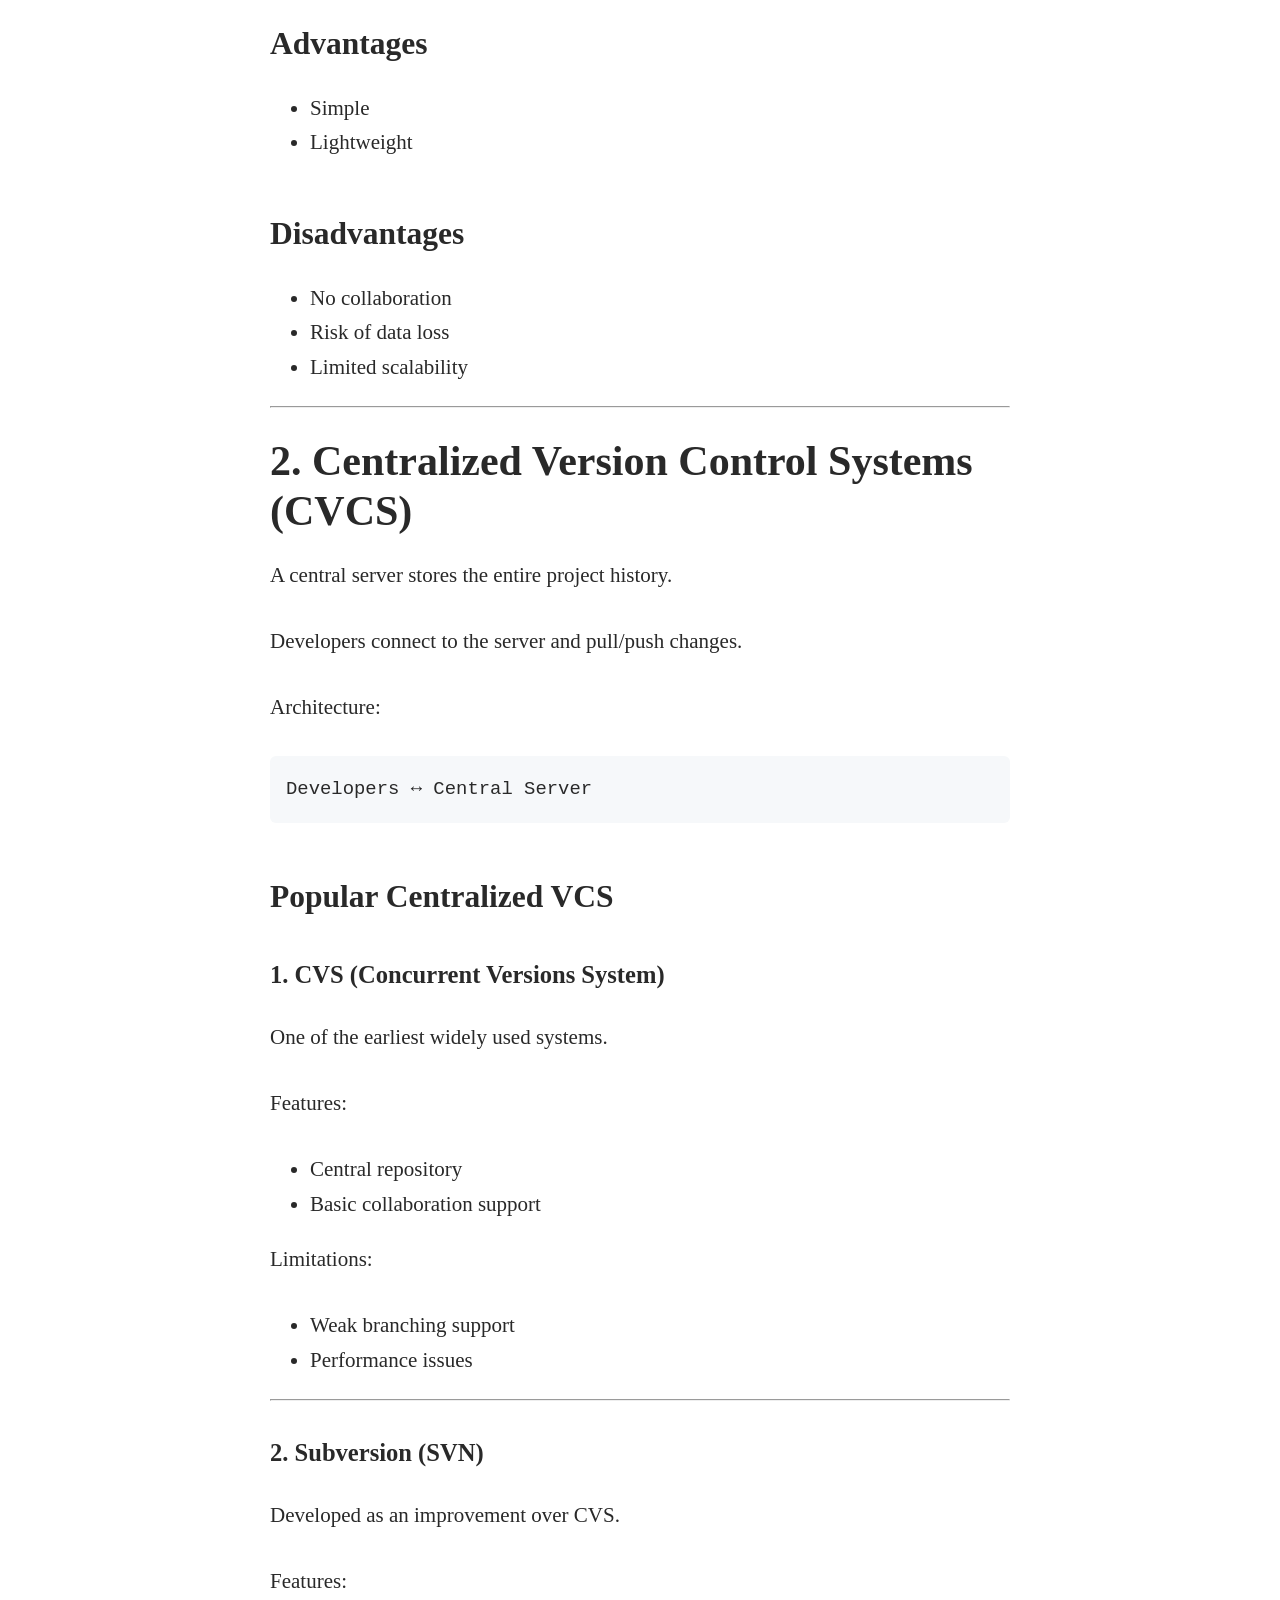
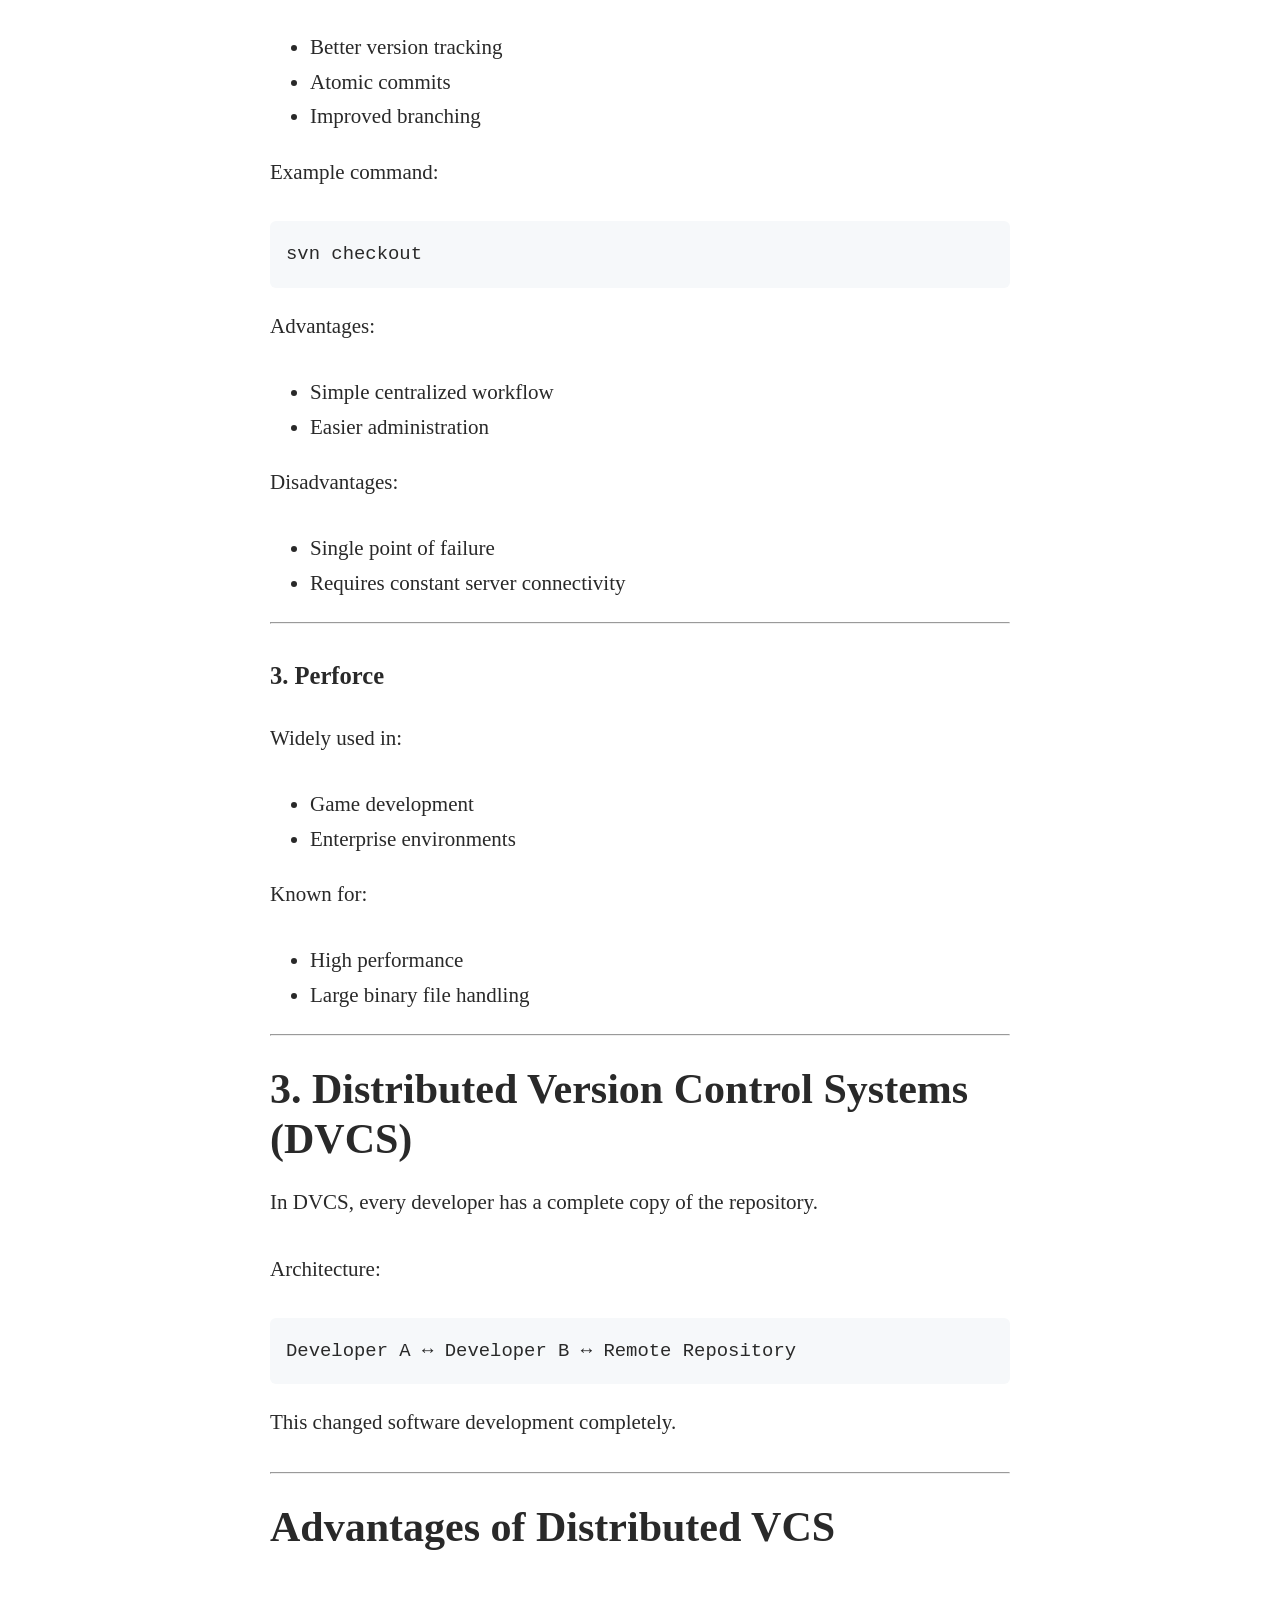
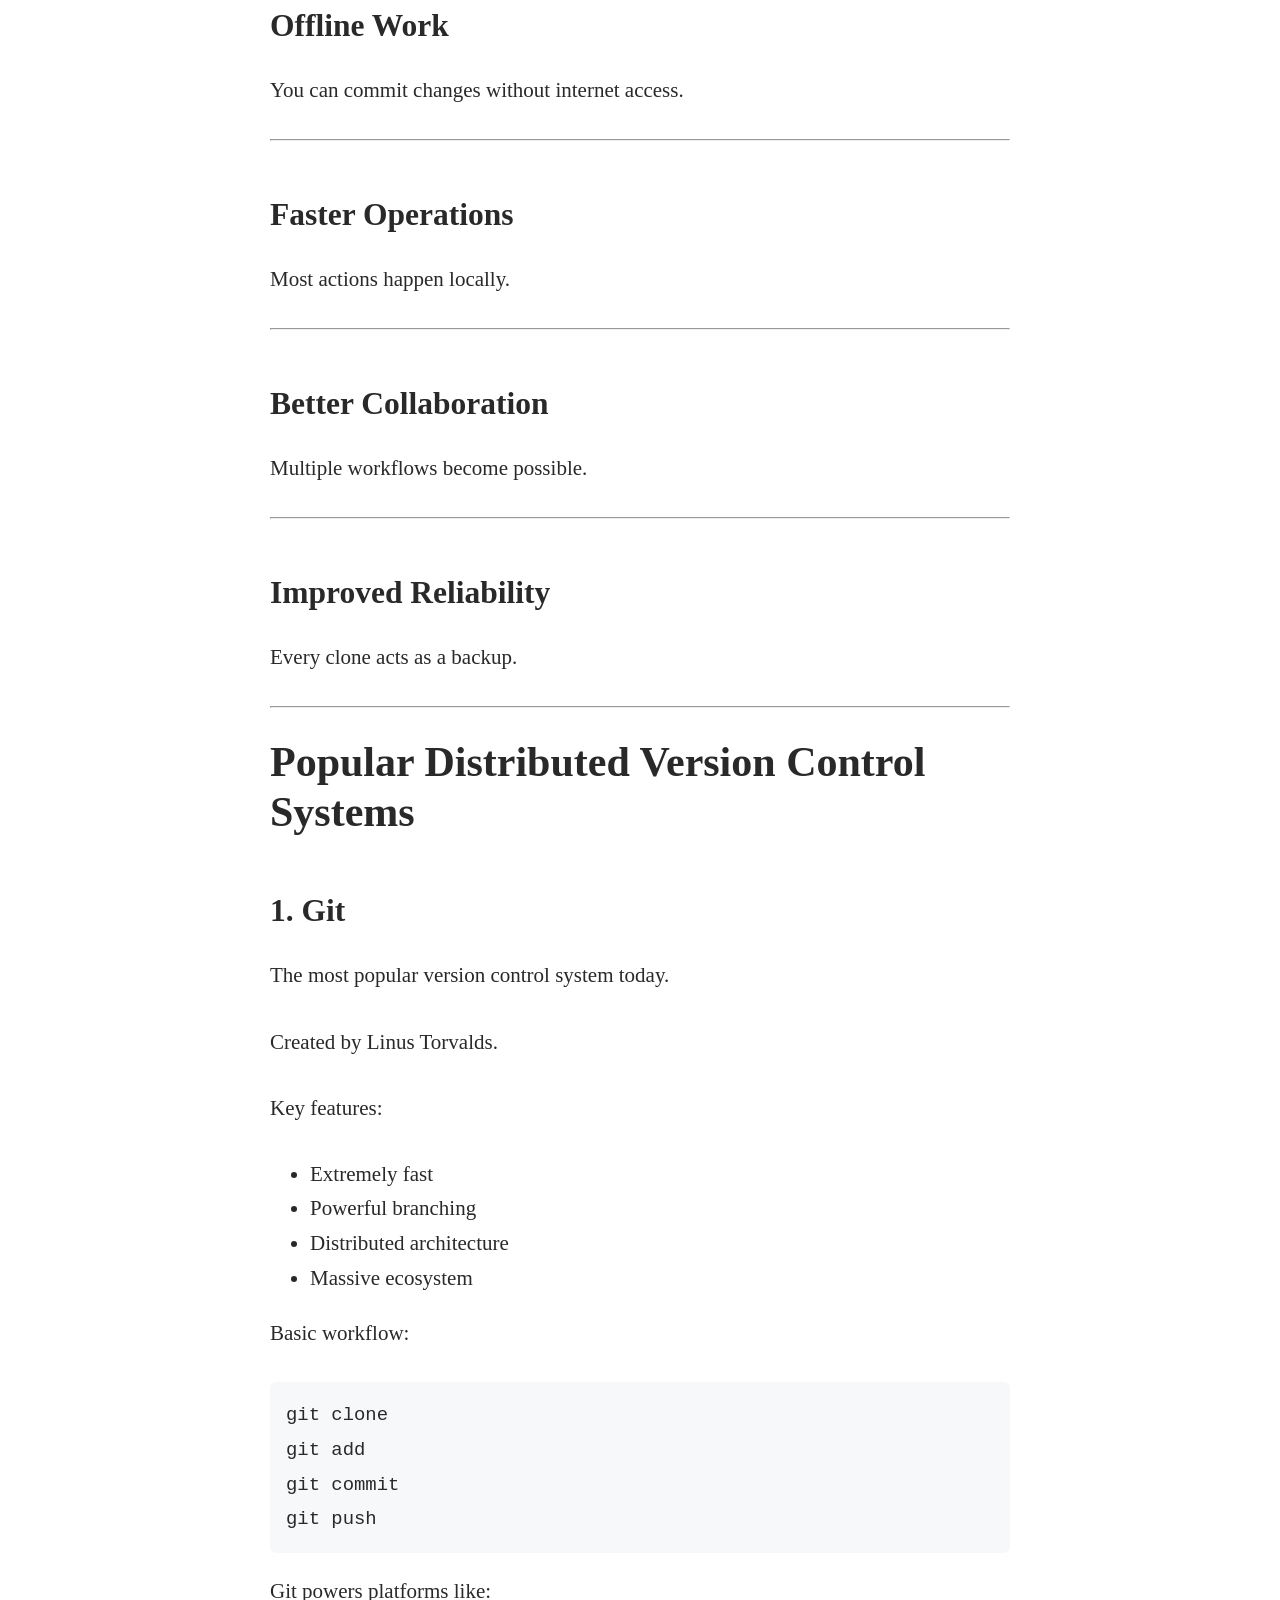
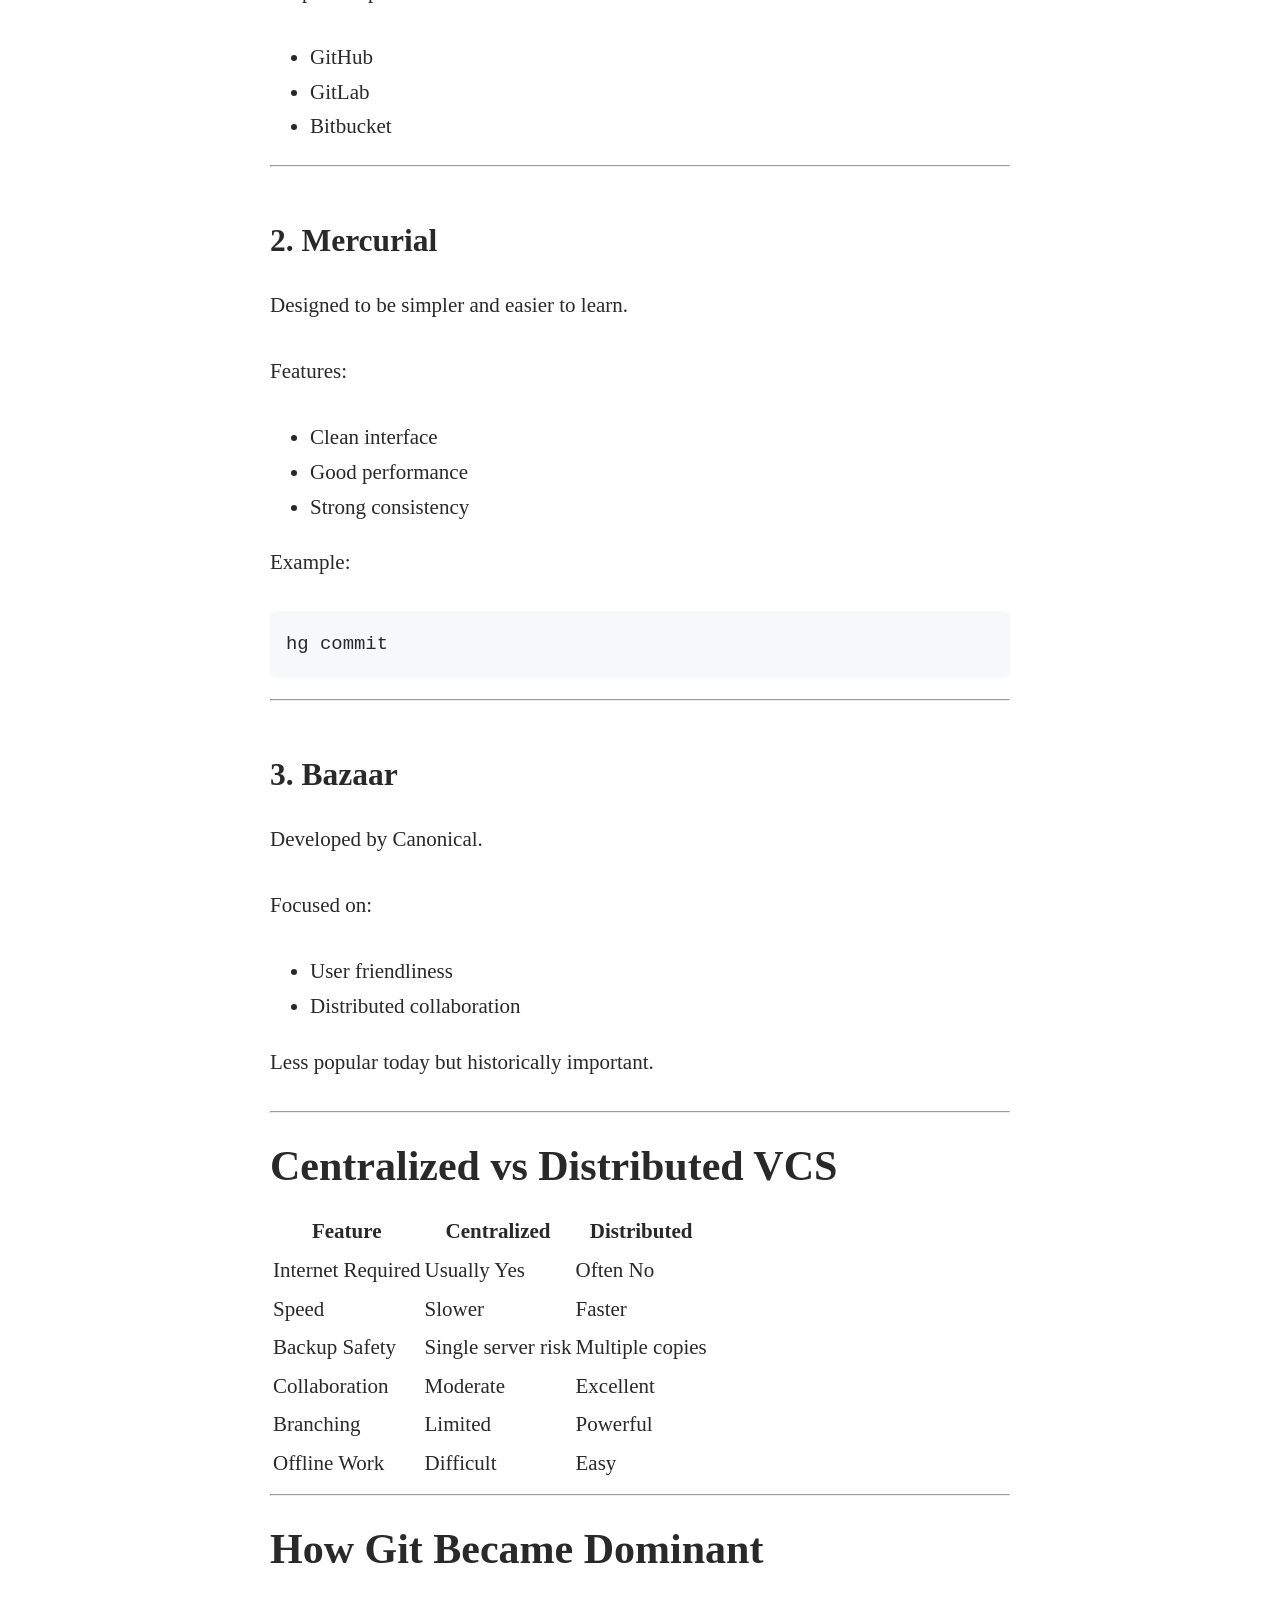
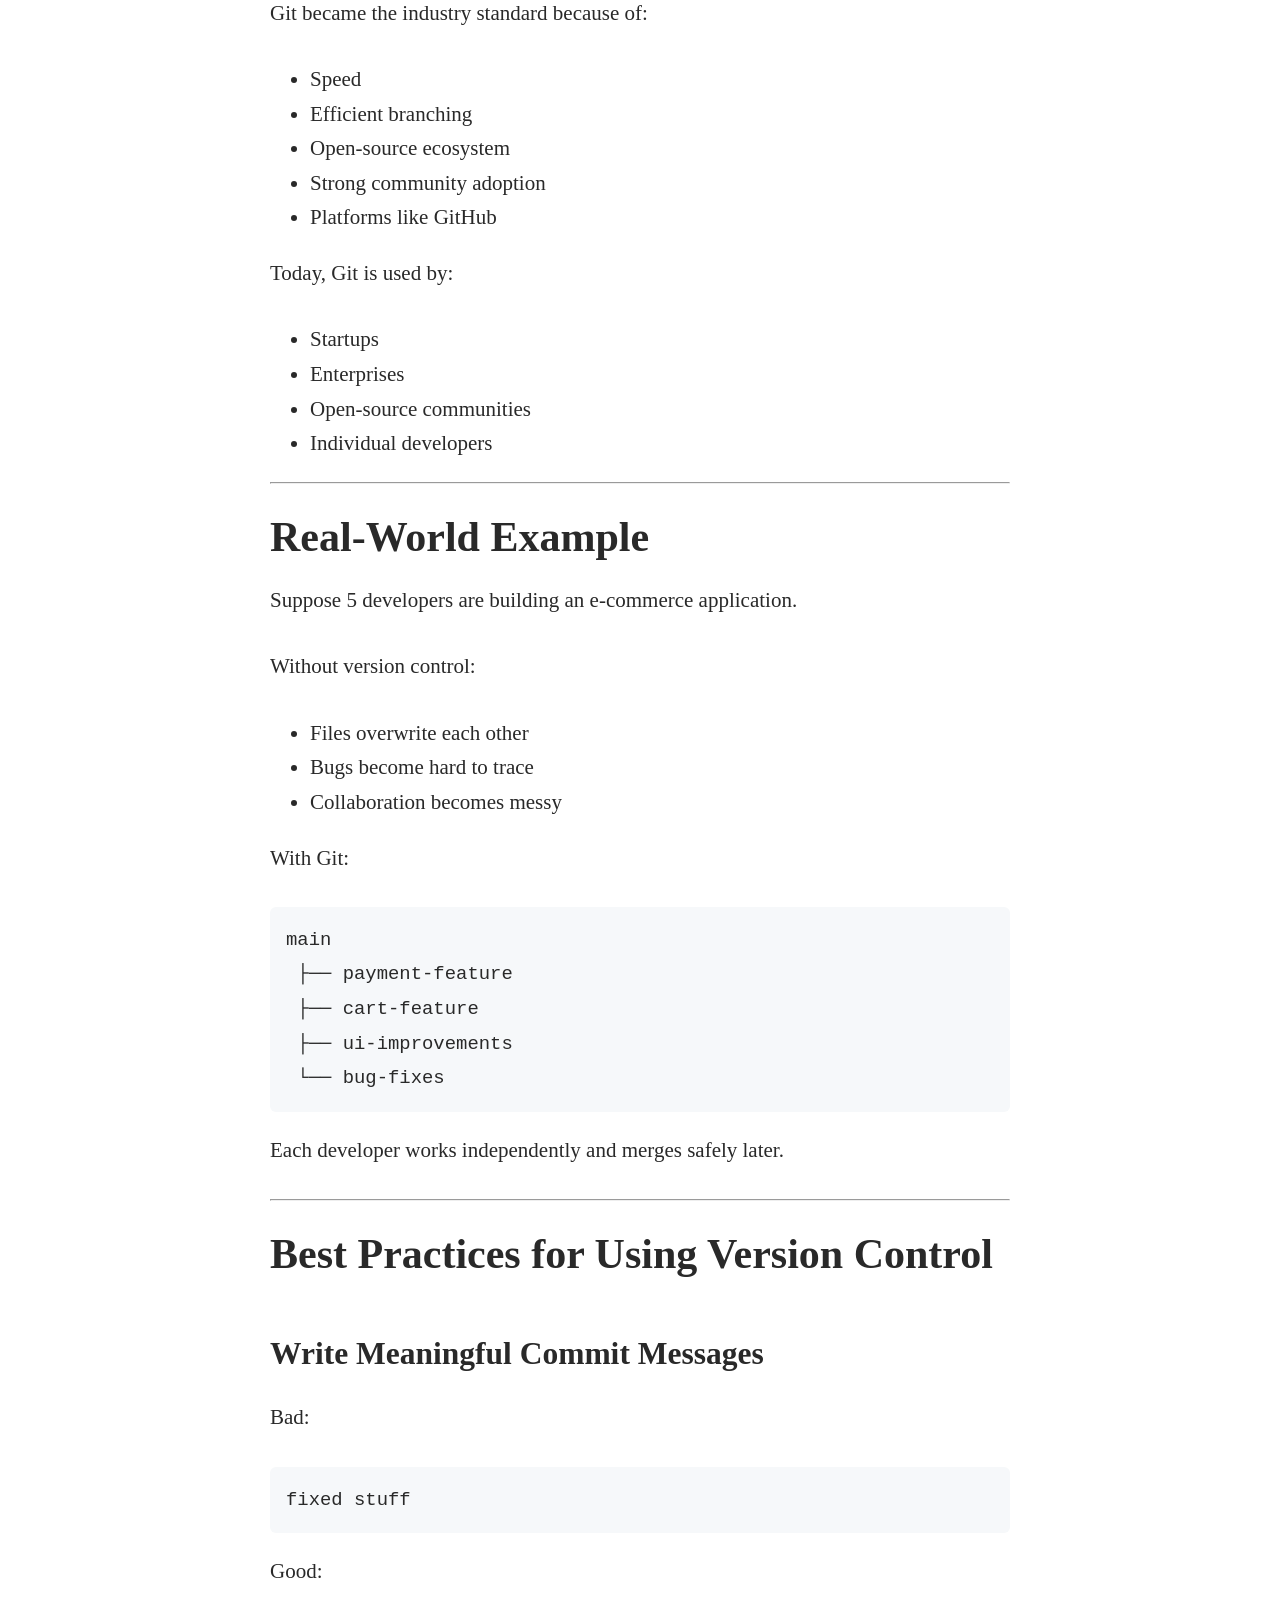
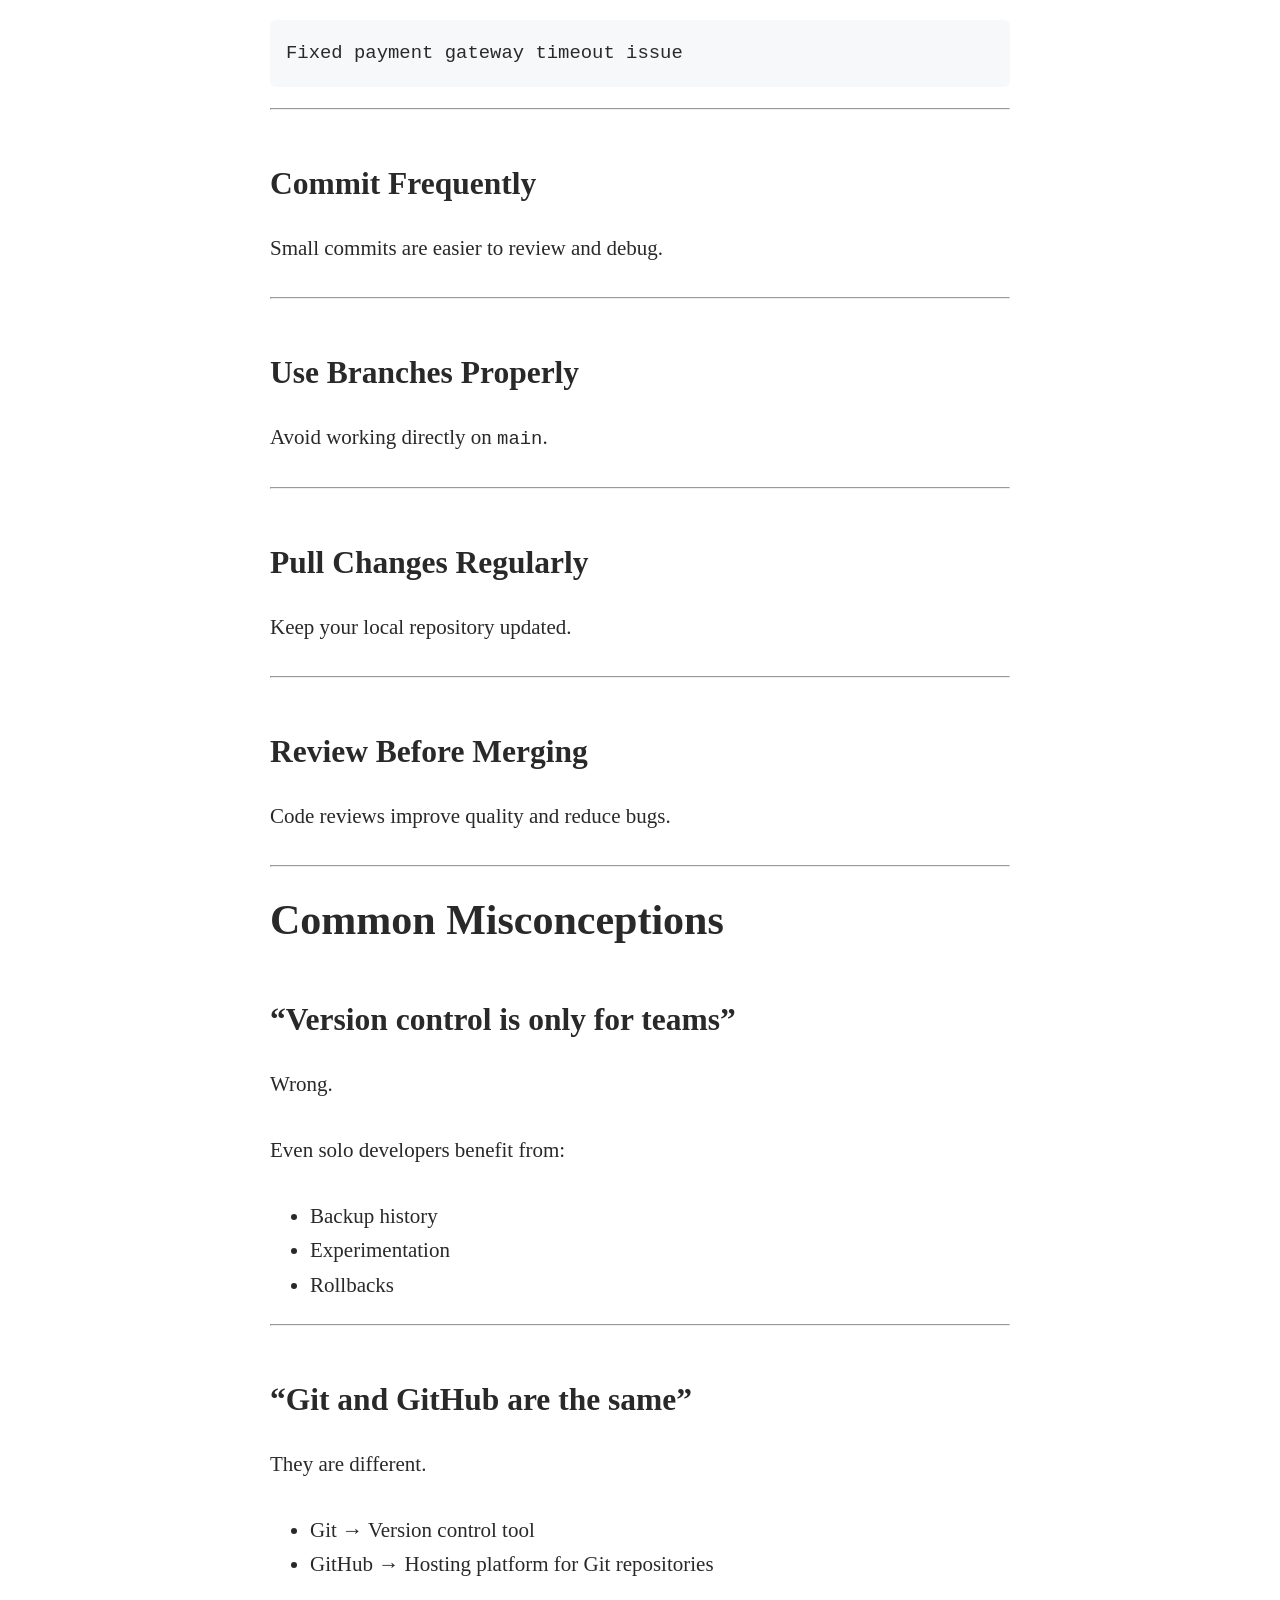
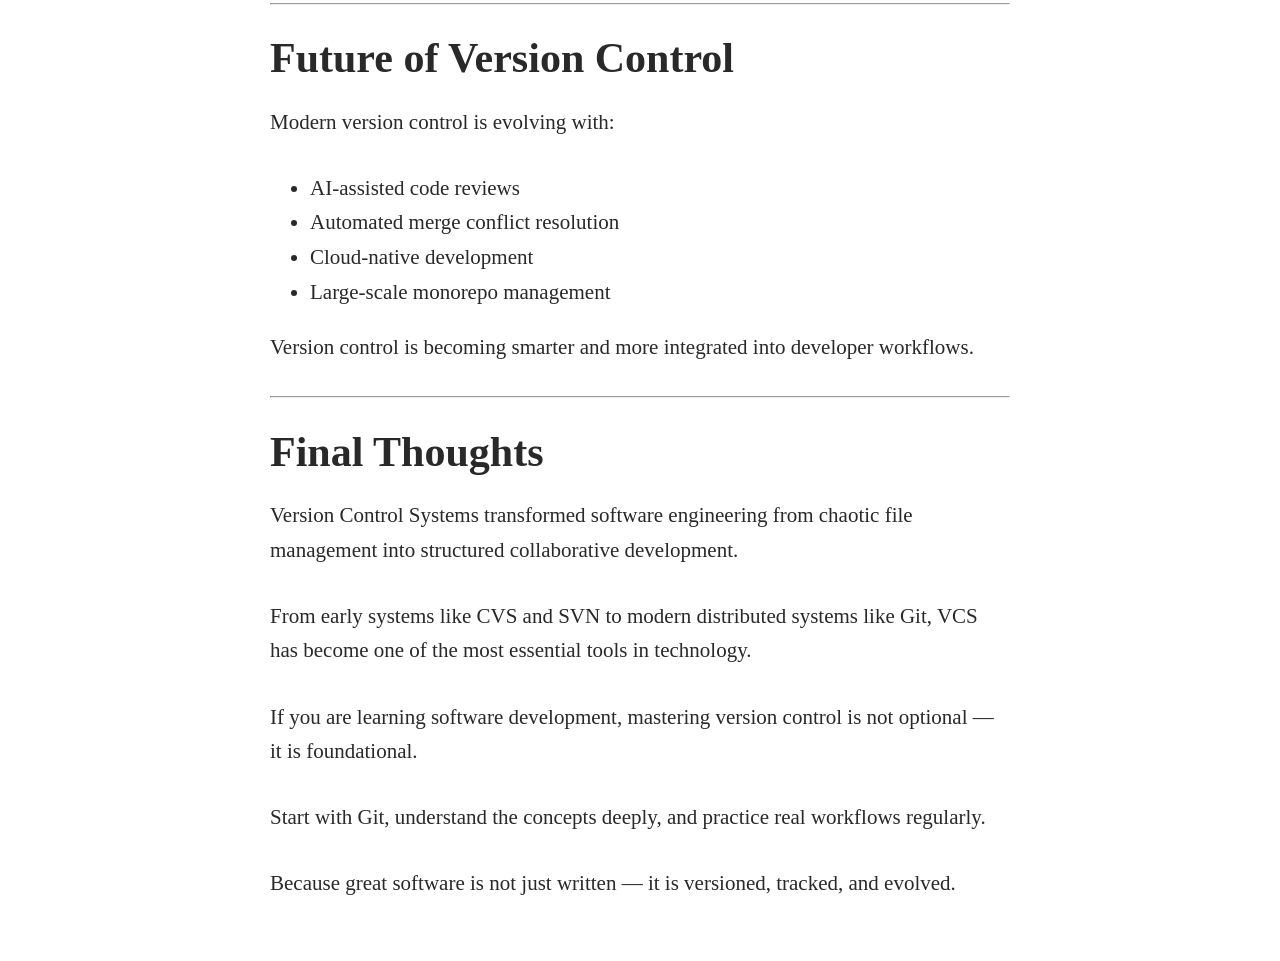
<file: docs/articles/version_control_article.html>
<!DOCTYPE html>
<html>
<head>
    <meta charset="utf-8">
    <title></title>
    <link rel="stylesheet" href="../assets/medium.css">
</head>
<body>

<main>
<h1
id="understanding-version-control-systems-vcs-the-backbone-of-modern-software-development">Understanding
Version Control Systems (VCS) — The Backbone of Modern Software
Development</h1>
<p>Software development is not just about writing code.<br />
It’s about <strong>tracking changes</strong>, <strong>collaborating
safely</strong>, <strong>recovering mistakes</strong>, and
<strong>managing software evolution over time</strong>.</p>
<p>That’s where <strong>Version Control Systems (VCS)</strong> come
in.</p>
<p>Whether you are a beginner learning programming or an experienced
engineer working in large teams, understanding version control is
essential.</p>
<hr />
<h1 id="what-is-version-control">What is Version Control?</h1>
<p>A <strong>Version Control System (VCS)</strong> is a tool that
records changes made to files over time so you can:</p>
<ul>
<li>Track modifications</li>
<li>Restore previous versions</li>
<li>Compare changes</li>
<li>Collaborate with multiple developers</li>
<li>Avoid overwriting each other’s work</li>
<li>Maintain history of the project</li>
</ul>
<p>Think of it like a <strong>time machine for code</strong>.</p>
<hr />
<h1 id="why-version-control-is-important">Why Version Control is
Important</h1>
<p>Imagine developing a project without version control.</p>
<p>Your folders may look like this:</p>
<pre class="text"><code>project_final
project_final_latest
project_final_latest2
project_real_final
project_real_final_fixed</code></pre>
<p>This quickly becomes chaotic.</p>
<p>Version control solves this problem by maintaining:</p>
<ul>
<li>Structured history</li>
<li>Clear change tracking</li>
<li>Safe collaboration</li>
<li>Rollback capability</li>
<li>Branching and experimentation</li>
</ul>
<hr />
<h1 id="core-concepts-of-version-control">Core Concepts of Version
Control</h1>
<h2 id="repository-repo">1. Repository (Repo)</h2>
<p>A repository is a storage space containing:</p>
<ul>
<li>Project files</li>
<li>Change history</li>
<li>Metadata</li>
</ul>
<p>Example:</p>
<pre class="text"><code>my-app/</code></pre>
<hr />
<h2 id="commit">2. Commit</h2>
<p>A commit is a snapshot of your project at a specific point in
time.</p>
<p>Example:</p>
<div class="sourceCode" id="cb3"><pre
class="sourceCode bash"><code class="sourceCode bash"><span id="cb3-1"><a href="#cb3-1" aria-hidden="true" tabindex="-1"></a><span class="fu">git</span> commit <span class="at">-m</span> <span class="st">&quot;Added login feature&quot;</span></span></code></pre></div>
<p>Each commit has:</p>
<ul>
<li>Unique ID</li>
<li>Author</li>
<li>Timestamp</li>
<li>Change details</li>
</ul>
<hr />
<h2 id="branch">3. Branch</h2>
<p>Branches allow developers to work independently.</p>
<p>Common workflow:</p>
<pre class="text"><code>main
 ├── feature-login
 ├── bugfix-payment
 └── experimental-ui</code></pre>
<p>This prevents unstable code from affecting production.</p>
<hr />
<h2 id="merge">4. Merge</h2>
<p>Merging combines changes from one branch into another.</p>
<p>Example:</p>
<div class="sourceCode" id="cb5"><pre
class="sourceCode bash"><code class="sourceCode bash"><span id="cb5-1"><a href="#cb5-1" aria-hidden="true" tabindex="-1"></a><span class="fu">git</span> merge feature-login</span></code></pre></div>
<hr />
<h2 id="conflict">5. Conflict</h2>
<p>Conflicts occur when multiple developers modify the same section of
code.</p>
<p>Version control systems help detect and resolve conflicts safely.</p>
<hr />
<h1 id="types-of-version-control-systems">Types of Version Control
Systems</h1>
<p>Version control systems evolved over time.</p>
<p>There are mainly 3 categories:</p>
<ol type="1">
<li>Local Version Control Systems</li>
<li>Centralized Version Control Systems</li>
<li>Distributed Version Control Systems</li>
</ol>
<hr />
<h1 id="local-version-control-systems">1. Local Version Control
Systems</h1>
<p>The earliest form of version control.</p>
<p>Changes are stored locally on a single machine.</p>
<p>Example workflow:</p>
<pre class="text"><code>File v1 → File v2 → File v3</code></pre>
<h2 id="advantages">Advantages</h2>
<ul>
<li>Simple</li>
<li>Lightweight</li>
</ul>
<h2 id="disadvantages">Disadvantages</h2>
<ul>
<li>No collaboration</li>
<li>Risk of data loss</li>
<li>Limited scalability</li>
</ul>
<hr />
<h1 id="centralized-version-control-systems-cvcs">2. Centralized Version
Control Systems (CVCS)</h1>
<p>A central server stores the entire project history.</p>
<p>Developers connect to the server and pull/push changes.</p>
<p>Architecture:</p>
<pre class="text"><code>Developers ↔ Central Server</code></pre>
<h2 id="popular-centralized-vcs">Popular Centralized VCS</h2>
<h3 id="cvs-concurrent-versions-system">1. CVS (Concurrent Versions
System)</h3>
<p>One of the earliest widely used systems.</p>
<p>Features:</p>
<ul>
<li>Central repository</li>
<li>Basic collaboration support</li>
</ul>
<p>Limitations:</p>
<ul>
<li>Weak branching support</li>
<li>Performance issues</li>
</ul>
<hr />
<h3 id="subversion-svn">2. Subversion (SVN)</h3>
<p>Developed as an improvement over CVS.</p>
<p>Features:</p>
<ul>
<li>Better version tracking</li>
<li>Atomic commits</li>
<li>Improved branching</li>
</ul>
<p>Example command:</p>
<div class="sourceCode" id="cb8"><pre
class="sourceCode bash"><code class="sourceCode bash"><span id="cb8-1"><a href="#cb8-1" aria-hidden="true" tabindex="-1"></a><span class="fu">svn</span> checkout</span></code></pre></div>
<p>Advantages:</p>
<ul>
<li>Simple centralized workflow</li>
<li>Easier administration</li>
</ul>
<p>Disadvantages:</p>
<ul>
<li>Single point of failure</li>
<li>Requires constant server connectivity</li>
</ul>
<hr />
<h3 id="perforce">3. Perforce</h3>
<p>Widely used in:</p>
<ul>
<li>Game development</li>
<li>Enterprise environments</li>
</ul>
<p>Known for:</p>
<ul>
<li>High performance</li>
<li>Large binary file handling</li>
</ul>
<hr />
<h1 id="distributed-version-control-systems-dvcs">3. Distributed Version
Control Systems (DVCS)</h1>
<p>In DVCS, every developer has a complete copy of the repository.</p>
<p>Architecture:</p>
<pre class="text"><code>Developer A ↔ Developer B ↔ Remote Repository</code></pre>
<p>This changed software development completely.</p>
<hr />
<h1 id="advantages-of-distributed-vcs">Advantages of Distributed
VCS</h1>
<h2 id="offline-work">Offline Work</h2>
<p>You can commit changes without internet access.</p>
<hr />
<h2 id="faster-operations">Faster Operations</h2>
<p>Most actions happen locally.</p>
<hr />
<h2 id="better-collaboration">Better Collaboration</h2>
<p>Multiple workflows become possible.</p>
<hr />
<h2 id="improved-reliability">Improved Reliability</h2>
<p>Every clone acts as a backup.</p>
<hr />
<h1 id="popular-distributed-version-control-systems">Popular Distributed
Version Control Systems</h1>
<h2 id="git">1. Git</h2>
<p>The most popular version control system today.</p>
<p>Created by Linus Torvalds.</p>
<p>Key features:</p>
<ul>
<li>Extremely fast</li>
<li>Powerful branching</li>
<li>Distributed architecture</li>
<li>Massive ecosystem</li>
</ul>
<p>Basic workflow:</p>
<div class="sourceCode" id="cb10"><pre
class="sourceCode bash"><code class="sourceCode bash"><span id="cb10-1"><a href="#cb10-1" aria-hidden="true" tabindex="-1"></a><span class="fu">git</span> clone</span>
<span id="cb10-2"><a href="#cb10-2" aria-hidden="true" tabindex="-1"></a><span class="fu">git</span> add</span>
<span id="cb10-3"><a href="#cb10-3" aria-hidden="true" tabindex="-1"></a><span class="fu">git</span> commit</span>
<span id="cb10-4"><a href="#cb10-4" aria-hidden="true" tabindex="-1"></a><span class="fu">git</span> push</span></code></pre></div>
<p>Git powers platforms like:</p>
<ul>
<li>GitHub</li>
<li>GitLab</li>
<li>Bitbucket</li>
</ul>
<hr />
<h2 id="mercurial">2. Mercurial</h2>
<p>Designed to be simpler and easier to learn.</p>
<p>Features:</p>
<ul>
<li>Clean interface</li>
<li>Good performance</li>
<li>Strong consistency</li>
</ul>
<p>Example:</p>
<div class="sourceCode" id="cb11"><pre
class="sourceCode bash"><code class="sourceCode bash"><span id="cb11-1"><a href="#cb11-1" aria-hidden="true" tabindex="-1"></a><span class="ex">hg</span> commit</span></code></pre></div>
<hr />
<h2 id="bazaar">3. Bazaar</h2>
<p>Developed by Canonical.</p>
<p>Focused on:</p>
<ul>
<li>User friendliness</li>
<li>Distributed collaboration</li>
</ul>
<p>Less popular today but historically important.</p>
<hr />
<h1 id="centralized-vs-distributed-vcs">Centralized vs Distributed
VCS</h1>
<table>
<thead>
<tr class="header">
<th>Feature</th>
<th>Centralized</th>
<th>Distributed</th>
</tr>
</thead>
<tbody>
<tr class="odd">
<td>Internet Required</td>
<td>Usually Yes</td>
<td>Often No</td>
</tr>
<tr class="even">
<td>Speed</td>
<td>Slower</td>
<td>Faster</td>
</tr>
<tr class="odd">
<td>Backup Safety</td>
<td>Single server risk</td>
<td>Multiple copies</td>
</tr>
<tr class="even">
<td>Collaboration</td>
<td>Moderate</td>
<td>Excellent</td>
</tr>
<tr class="odd">
<td>Branching</td>
<td>Limited</td>
<td>Powerful</td>
</tr>
<tr class="even">
<td>Offline Work</td>
<td>Difficult</td>
<td>Easy</td>
</tr>
</tbody>
</table>
<hr />
<h1 id="how-git-became-dominant">How Git Became Dominant</h1>
<p>Git became the industry standard because of:</p>
<ul>
<li>Speed</li>
<li>Efficient branching</li>
<li>Open-source ecosystem</li>
<li>Strong community adoption</li>
<li>Platforms like GitHub</li>
</ul>
<p>Today, Git is used by:</p>
<ul>
<li>Startups</li>
<li>Enterprises</li>
<li>Open-source communities</li>
<li>Individual developers</li>
</ul>
<hr />
<h1 id="real-world-example">Real-World Example</h1>
<p>Suppose 5 developers are building an e-commerce application.</p>
<p>Without version control:</p>
<ul>
<li>Files overwrite each other</li>
<li>Bugs become hard to trace</li>
<li>Collaboration becomes messy</li>
</ul>
<p>With Git:</p>
<pre class="text"><code>main
 ├── payment-feature
 ├── cart-feature
 ├── ui-improvements
 └── bug-fixes</code></pre>
<p>Each developer works independently and merges safely later.</p>
<hr />
<h1 id="best-practices-for-using-version-control">Best Practices for
Using Version Control</h1>
<h2 id="write-meaningful-commit-messages">Write Meaningful Commit
Messages</h2>
<p>Bad:</p>
<pre class="text"><code>fixed stuff</code></pre>
<p>Good:</p>
<pre class="text"><code>Fixed payment gateway timeout issue</code></pre>
<hr />
<h2 id="commit-frequently">Commit Frequently</h2>
<p>Small commits are easier to review and debug.</p>
<hr />
<h2 id="use-branches-properly">Use Branches Properly</h2>
<p>Avoid working directly on <code>main</code>.</p>
<hr />
<h2 id="pull-changes-regularly">Pull Changes Regularly</h2>
<p>Keep your local repository updated.</p>
<hr />
<h2 id="review-before-merging">Review Before Merging</h2>
<p>Code reviews improve quality and reduce bugs.</p>
<hr />
<h1 id="common-misconceptions">Common Misconceptions</h1>
<h2 id="version-control-is-only-for-teams">“Version control is only for
teams”</h2>
<p>Wrong.</p>
<p>Even solo developers benefit from:</p>
<ul>
<li>Backup history</li>
<li>Experimentation</li>
<li>Rollbacks</li>
</ul>
<hr />
<h2 id="git-and-github-are-the-same">“Git and GitHub are the same”</h2>
<p>They are different.</p>
<ul>
<li>Git → Version control tool</li>
<li>GitHub → Hosting platform for Git repositories</li>
</ul>
<hr />
<h1 id="future-of-version-control">Future of Version Control</h1>
<p>Modern version control is evolving with:</p>
<ul>
<li>AI-assisted code reviews</li>
<li>Automated merge conflict resolution</li>
<li>Cloud-native development</li>
<li>Large-scale monorepo management</li>
</ul>
<p>Version control is becoming smarter and more integrated into
developer workflows.</p>
<hr />
<h1 id="final-thoughts">Final Thoughts</h1>
<p>Version Control Systems transformed software engineering from chaotic
file management into structured collaborative development.</p>
<p>From early systems like CVS and SVN to modern distributed systems
like Git, VCS has become one of the most essential tools in
technology.</p>
<p>If you are learning software development, mastering version control
is not optional — it is foundational.</p>
<p>Start with Git, understand the concepts deeply, and practice real
workflows regularly.</p>
<p>Because great software is not just written — it is versioned,
tracked, and evolved.</p>
</main>

</body>
</html>
</file>
<file: docs/assets/medium.css>
body {
    font-family: Georgia, Cambria, "Times New Roman", Times, serif;
    font-size: 21px;
    line-height: 1.65;
    color: #292929;
    background: #ffffff;
}

main {
    max-width: 740px;
    margin: 60px auto;
    padding: 0 20px;
}

h1 {
    font-size: 42px;
    margin-bottom: 20px;
    line-height: 1.2;
}

h2 {
    margin-top: 48px;
    margin-bottom: 12px;
}

h3 {
    margin-top: 32px;
}

p {
    margin-bottom: 1.5em;
}

pre {
    overflow-x: auto;
    padding: 16px;
    border-radius: 6px;
    background: #f6f8fa;
}

code {
    font-family: Consolas, Monaco, monospace;
    font-size: 0.9em;
}

img {
    max-width: 100%;
}

blockquote {
    border-left: 4px solid #1a8917;
    padding-left: 20px;
    color: #555;
}

.button-container {
    margin-top: 20px;
    margin-bottom: 20px;
}

.btn {
    display: inline-block;
    padding: 12px 20px;
    margin-right: 10px;

    background-color: #1a8917;
    color: #ffffff !important;

    text-decoration: none;
    border-radius: 6px;

    font-size: 16px;
    font-weight: 600;

    transition: background-color 0.2s ease;
}

.btn:hover {
    background-color: #146b12;
    color: #ffffff;
}
</file>
